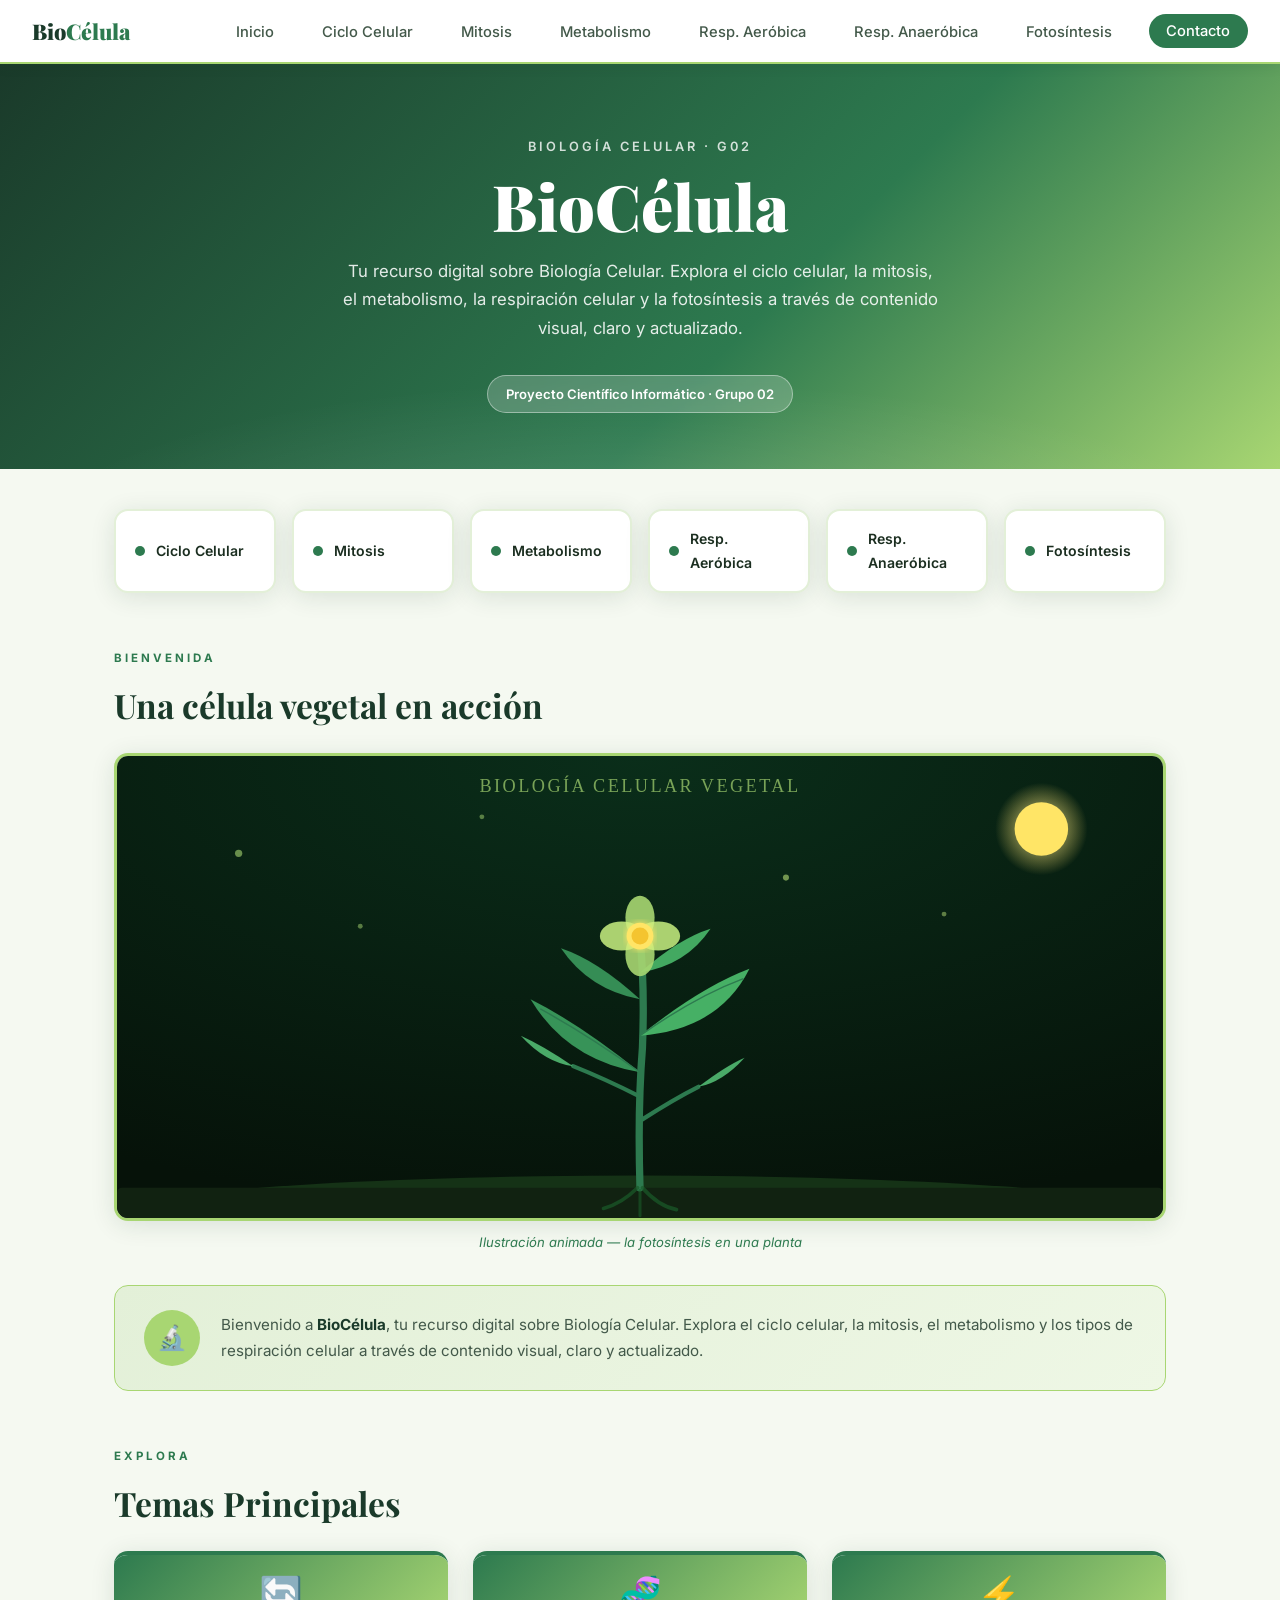
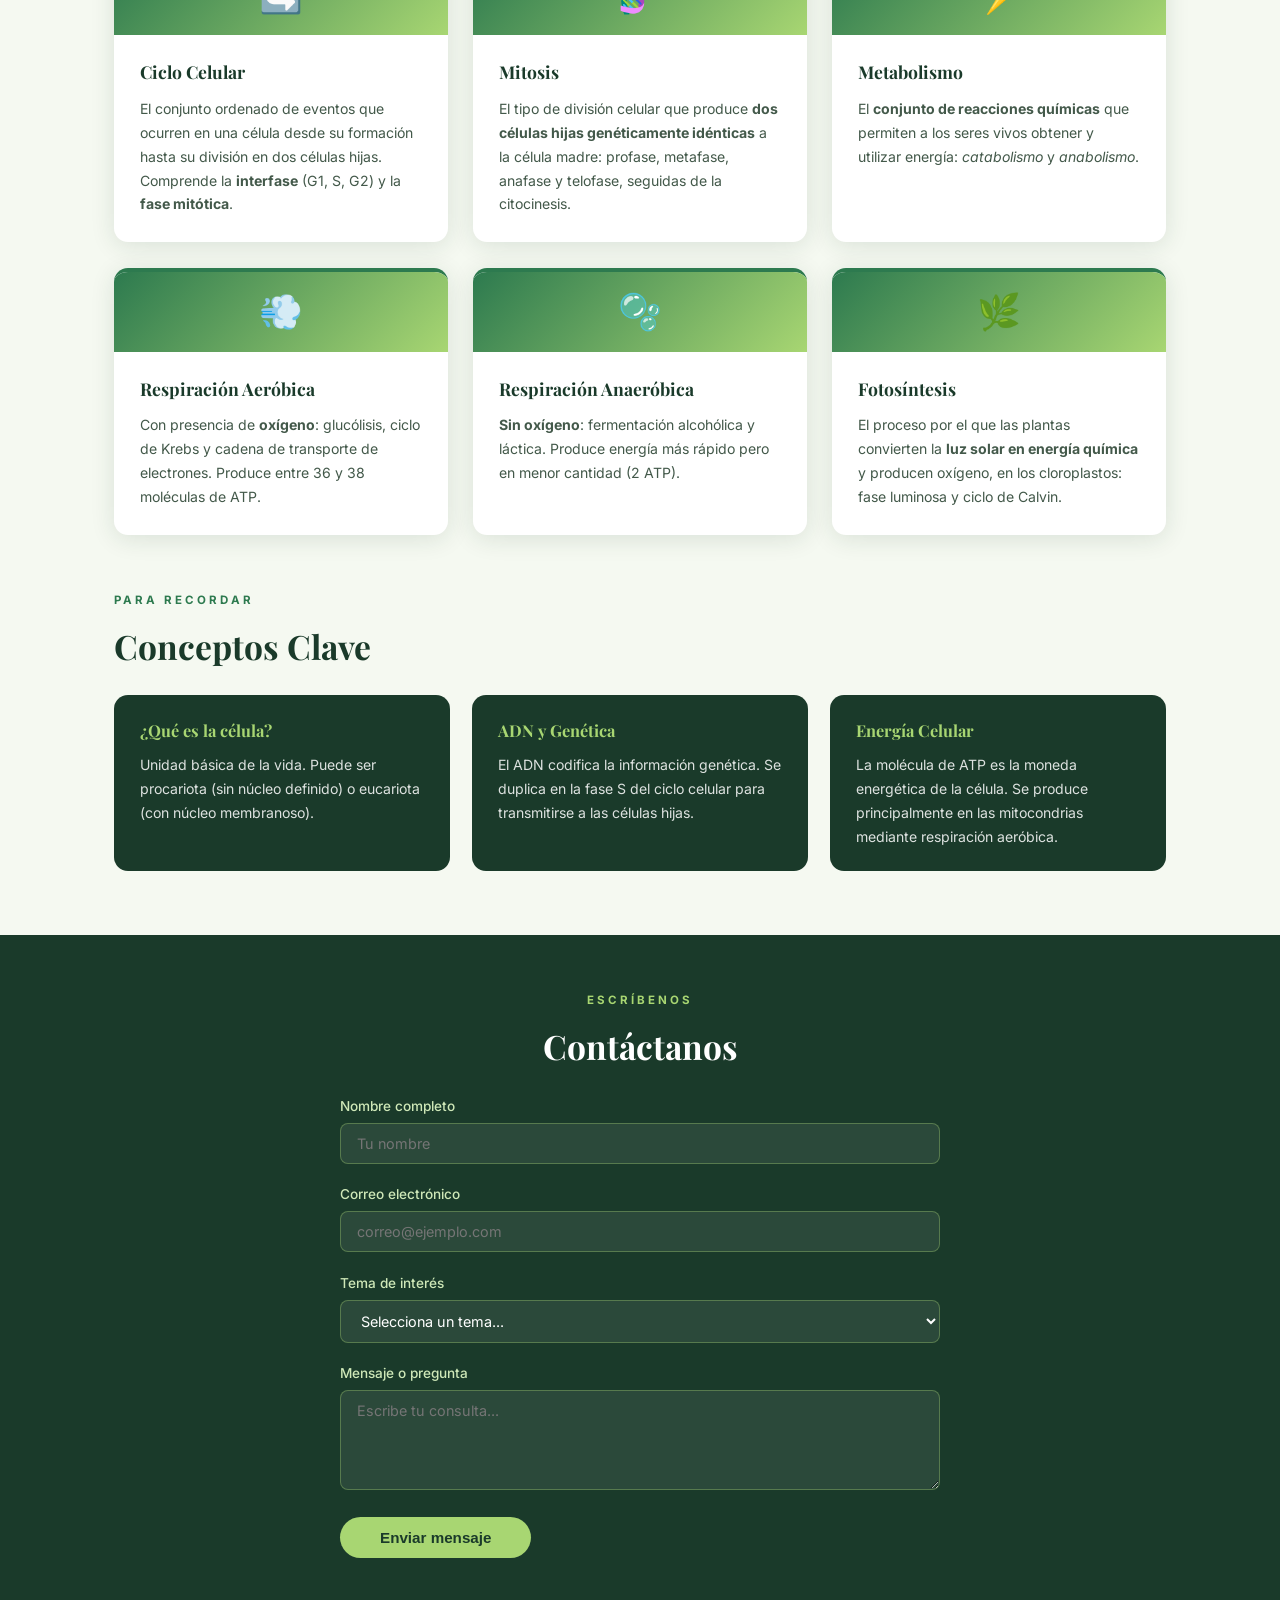
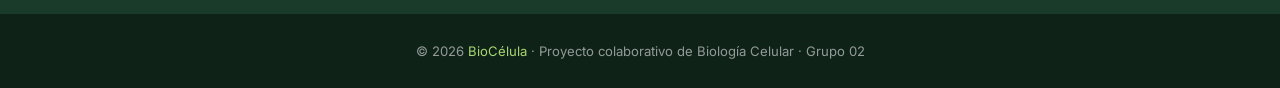
<file: index.html>
<!DOCTYPE html>
<html lang="es">
<head>
<meta charset="UTF-8">
<meta name="viewport" content="width=device-width, initial-scale=1.0">
<title>BioCélula – Biología Celular</title>
<link href="https://fonts.googleapis.com/css2?family=Playfair+Display:wght@700;900&family=Inter:wght@300;400;500;600&display=swap" rel="stylesheet" />
<style>
  :root {
    --verde-deep:  #1a3a2a;
    --verde-mid:   #2d7a4f;
    --verde-soft:  #a8d672;
    --verde-pale:  #e3f0d8;
    --verde-blush: #f5f9f1;
    --text-dark:   #1b2e20;
    --text-mid:    #43594a;
    --white:       #ffffff;
    --radius:      14px;
    --shadow:      0 4px 24px rgba(26,58,42,.12);
  }

  *, *::before, *::after { box-sizing: border-box; margin: 0; padding: 0; }
  html { scroll-behavior: smooth; }
  body {
    font-family: 'Inter', sans-serif;
    background: var(--verde-blush);
    color: var(--text-dark);
    line-height: 1.7;
  }

  /* ── NAV ── */
  nav.topnav {
    position: sticky; top: 0; z-index: 100;
    background: var(--white);
    border-bottom: 2px solid var(--verde-soft);
    box-shadow: 0 2px 12px rgba(26,58,42,.10);
    display: flex; align-items: center; justify-content: space-between;
    padding: 0 2rem;
    height: 64px;
  }
  .nav-logo {
    font-family: 'Playfair Display', serif;
    font-size: 1.35rem; font-weight: 900;
    color: var(--verde-deep); text-decoration: none;
  }
  .nav-logo span { color: var(--verde-mid); }
  .nav-links { display: flex; gap: 1.6rem; list-style: none; align-items: center; }
  .nav-links a {
    text-decoration: none; font-weight: 500; font-size: .92rem;
    color: var(--text-mid); padding: .3rem .7rem; border-radius: 8px;
    transition: background .2s, color .2s;
  }
  .nav-links a:hover { background: var(--verde-pale); color: var(--verde-deep); }
  .nav-links .nav-btn {
    background: var(--verde-mid); color: var(--white) !important;
    padding: .5rem 1.1rem; border-radius: 50px;
  }
  .nav-links .nav-btn:hover { background: var(--verde-deep); }
  .hamburger { display: none; flex-direction: column; gap: 5px; cursor: pointer; }
  .hamburger span { display: block; width: 26px; height: 2px; background: var(--verde-deep); border-radius: 2px; }

  /* ── HERO ── */
  .hero {
    background: linear-gradient(135deg, var(--verde-deep) 0%, var(--verde-mid) 60%, var(--verde-soft) 100%);
    color: var(--white); text-align: center;
    padding: 4.5rem 1.5rem 3.5rem;
    position: relative; overflow: hidden;
  }
  .hero::before {
    content: ''; position: absolute; inset: 0;
    background: radial-gradient(ellipse 70% 60% at 50% 120%, rgba(255,255,255,.15) 0%, transparent 70%);
  }
  .hero-eyebrow {
    font-size: .8rem; font-weight: 600; letter-spacing: 3px;
    text-transform: uppercase; opacity: .8; margin-bottom: .8rem;
  }
  .hero h1 {
    font-family: 'Playfair Display', serif;
    font-size: clamp(2.4rem, 6vw, 4rem);
    font-weight: 900; line-height: 1.1; margin-bottom: 1rem;
  }
  .hero-sub { font-size: 1.05rem; opacity: .88; max-width: 600px; margin: 0 auto 2rem; }
  .hero-badge {
    display: inline-block;
    background: rgba(255,255,255,.2); border: 1px solid rgba(255,255,255,.4);
    color: var(--white); font-size: .82rem; font-weight: 600;
    padding: .45rem 1.1rem; border-radius: 50px; backdrop-filter: blur(4px);
  }

  /* ── LAYOUT ── */
  .page-wrap { max-width: 1100px; margin: 0 auto; padding: 0 1.5rem; }
  section { margin: 3.5rem 0; }

  /* ── INDEX BAR ── */
  .index-bar {
    display: grid;
    grid-template-columns: repeat(auto-fit, minmax(160px, 1fr));
    gap: 1rem; margin: 2.5rem 0;
  }
  .index-card {
    background: var(--white); border: 2px solid var(--verde-pale);
    border-radius: var(--radius); padding: 1rem 1.2rem;
    text-decoration: none; color: var(--text-dark);
    font-weight: 600; font-size: .88rem;
    display: flex; align-items: center; gap: .65rem;
    box-shadow: var(--shadow);
    transition: transform .2s, border-color .2s, box-shadow .2s;
  }
  .index-card:hover {
    transform: translateY(-3px); border-color: var(--verde-soft);
    box-shadow: 0 8px 28px rgba(26,58,42,.18);
  }
  .ic-dot { width: 10px; height: 10px; border-radius: 50%; background: var(--verde-mid); flex-shrink: 0; }

  /* ── LABELS & TITLES ── */
  .section-label {
    font-size: .72rem; font-weight: 700; letter-spacing: 3px;
    text-transform: uppercase; color: var(--verde-mid); margin-bottom: .5rem;
  }
  .section-title {
    font-family: 'Playfair Display', serif;
    font-size: clamp(1.5rem, 4vw, 2.1rem);
    font-weight: 700; color: var(--verde-deep); margin-bottom: 1.2rem;
  }

  /* ── PLANTA ANIMADA (video de bienvenida) ── */
  .video-card {
    background: var(--white); border-radius: var(--radius);
    box-shadow: var(--shadow); border: 3px solid var(--verde-soft);
    overflow: hidden; padding: 0; line-height: 0;
  }
  .plant-scene { width: 100%; height: auto; display: block; }
  .media-caption {
    text-align: center; font-size: .82rem; color: var(--verde-mid);
    margin-top: .6rem; font-style: italic;
  }

  /* tallo ondulante */
  .stem  { animation: stemWave 3s ease-in-out infinite; transform-origin: 430px 355px; }
  .stem2 { animation: stemWave 3.4s ease-in-out infinite; transform-origin: 430px 280px; }
  .stem3 { animation: stemWave 2.8s ease-in-out infinite reverse; transform-origin: 430px 300px; }
  @keyframes stemWave {
    0%,100% { transform: rotate(0deg); }
    50%      { transform: rotate(1.5deg); }
  }
  .leaf-sway-l  { animation: swayL 3s ease-in-out infinite; }
  .leaf-sway-r  { animation: swayR 3s ease-in-out infinite; }
  .leaf-sway-l2 { animation: swayL 3.6s ease-in-out infinite; }
  .leaf-sway-r2 { animation: swayR 3.6s ease-in-out infinite; }
  .leaf-sway-s1 { animation: swayL 2.8s ease-in-out infinite; }
  .leaf-sway-s2 { animation: swayR 2.8s ease-in-out infinite; }
  @keyframes swayL {
    0%,100% { transform: rotate(0deg); }
    50%      { transform: rotate(-5deg); }
  }
  @keyframes swayR {
    0%,100% { transform: rotate(0deg); }
    50%      { transform: rotate(5deg); }
  }
  .flower-bob { animation: bob 3s ease-in-out infinite; }
  @keyframes bob {
    0%,100% { transform: translateY(0) rotate(0deg); }
    50%      { transform: translateY(-6px) rotate(3deg); }
  }
  .sun-pulse { animation: sunPulse 2.5s ease-in-out infinite; }
  @keyframes sunPulse {
    0%,100% { r: 22; opacity: 1; }
    50%      { r: 26; opacity: .85; }
  }
  .pollen { animation: floatUp 6s ease-in-out infinite; }
  .p1 { animation-delay: 0s;   animation-duration: 7s; }
  .p2 { animation-delay: 1.2s; animation-duration: 5.5s; }
  .p3 { animation-delay: 2.4s; animation-duration: 6.5s; }
  .p4 { animation-delay: 0.8s; animation-duration: 8s; }
  .p5 { animation-delay: 3s;   animation-duration: 6s; }
  .p6 { animation-delay: 1.8s; animation-duration: 7.5s; }
  @keyframes floatUp {
    0%   { transform: translateY(0) translateX(0); opacity: .6; }
    50%  { transform: translateY(-25px) translateX(10px); opacity: .9; }
    100% { transform: translateY(-50px) translateX(-5px); opacity: 0; }
  }
  .light-dot { animation: lightFlash 4s ease-in-out infinite; }
  .l1 { animation-delay: 0s; }
  .l2 { animation-delay: 1s; }
  .l3 { animation-delay: 2s; }
  .l4 { animation-delay: 3s; }
  @keyframes lightFlash {
    0%,100% { opacity: 0; transform: scale(1); }
    40%,60% { opacity: .9; transform: scale(1.6); }
  }

  /* ── HERO INTRO ── */
  .highlight {
    background: linear-gradient(135deg, var(--verde-pale), #eef7e5);
    border: 1.5px solid var(--verde-soft);
    border-radius: var(--radius); padding: 1.5rem 1.8rem; margin: 2rem 0;
    display: flex; align-items: center; gap: 1.3rem;
  }
  .avatar {
    width: 56px; height: 56px; border-radius: 50%;
    background: var(--verde-soft); flex-shrink: 0;
    display: flex; align-items: center; justify-content: center; font-size: 1.5rem;
  }
  .highlight p { color: var(--text-mid); font-size: .95rem; margin: 0; }
  .highlight strong { color: var(--verde-deep); }

  /* ── CARDS ── */
  .card {
    background: var(--white); border-radius: var(--radius);
    padding: 2rem 2.2rem; box-shadow: var(--shadow);
    border-left: 5px solid var(--verde-mid); margin-bottom: 1.8rem;
  }
  .card h3 {
    font-family: 'Playfair Display', serif;
    font-size: 1.3rem; color: var(--verde-deep); margin-bottom: .7rem;
  }
  .card p { color: var(--text-mid); font-size: .97rem; }
  .card strong { color: var(--verde-deep); }

  /* ── TEMAS (topic cards) ── */
  .phases-grid {
    display: grid;
    grid-template-columns: repeat(auto-fit, minmax(260px, 1fr));
    gap: 1.6rem;
  }
  .phase-card {
    background: var(--white); border-radius: var(--radius);
    box-shadow: var(--shadow); border-top: 4px solid var(--verde-mid);
    overflow: hidden;
    transition: transform .2s;
    display: flex; flex-direction: column;
    text-decoration: none; color: inherit;
  }
  .phase-card:hover { transform: translateY(-4px); }
  .phase-icon {
    width: 100%; height: 80px;
    background: linear-gradient(135deg, var(--verde-mid), var(--verde-soft));
    display: flex; align-items: center; justify-content: center;
    font-size: 2.2rem;
  }
  .phase-body { padding: 1.4rem 1.6rem 1.6rem; }
  .phase-card h4 {
    font-family: 'Playfair Display', serif;
    font-size: 1.1rem; color: var(--verde-deep); margin-bottom: .6rem;
  }
  .phase-card p { font-size: .88rem; color: var(--text-mid); }

  /* ── DATOS CLAVE (three-cols) ── */
  .fact-grid {
    display: grid;
    grid-template-columns: repeat(auto-fit, minmax(220px, 1fr));
    gap: 1.4rem;
  }
  .fact-card {
    background: var(--verde-deep); color: rgba(255,255,255,.9);
    border-radius: var(--radius); padding: 1.4rem 1.6rem;
  }
  .fact-card strong {
    display: block; font-family: 'Playfair Display', serif;
    font-size: 1.02rem; color: var(--verde-soft); margin-bottom: .5rem;
  }
  .fact-card p { font-size: .88rem; color: rgba(255,255,255,.85); }

  /* ── FORMULARIO ── */
  .form-section {
    background: var(--verde-deep); padding: 3.5rem 2rem; margin: 4rem 0 0;
  }
  .form-section .section-label { color: var(--verde-soft); }
  .form-section .section-title { color: var(--white); }
  .form-wrap { max-width: 600px; margin: 0 auto; }
  .form-wrap label { display: block; margin-bottom: .3rem; font-size: .85rem; color: #cfe8b8; font-weight: 500; }
  .form-wrap input, .form-wrap textarea, .form-wrap select {
    width: 100%;
    background: rgba(255,255,255,.08);
    border: 1px solid rgba(168,214,114,.35);
    border-radius: 8px;
    padding: .7rem 1rem;
    color: var(--white);
    font-family: 'Inter', sans-serif;
    font-size: .9rem;
    margin-bottom: 1.2rem;
    outline: none;
    transition: border-color .2s;
  }
  .form-wrap input:focus, .form-wrap textarea:focus, .form-wrap select:focus { border-color: var(--verde-soft); }
  .form-wrap select option { background: var(--verde-deep); }
  .form-wrap textarea { resize: vertical; min-height: 100px; }
  .btn-enviar {
    background: var(--verde-soft); color: var(--verde-deep);
    border: none; border-radius: 50px;
    padding: .75rem 2.5rem;
    font-weight: 700; font-size: .95rem;
    cursor: pointer;
    transition: background .2s, transform .15s;
  }
  .btn-enviar:hover { background: var(--white); transform: translateY(-2px); }

  /* ── FOOTER ── */
  footer {
    background: #0f2218; color: rgba(255,255,255,.55);
    text-align: center; padding: 1.6rem 1.5rem;
    font-size: .82rem;
  }
  footer span { color: var(--verde-soft); }

  /* ── RESPONSIVE ── */
  @media (max-width: 768px) {
    .nav-links {
      display: none; flex-direction: column;
      position: absolute; top: 64px; left: 0; right: 0;
      background: var(--white); padding: 1rem 2rem;
      border-bottom: 2px solid var(--verde-pale);
      box-shadow: 0 4px 12px rgba(0,0,0,.08);
    }
    .nav-links.open { display: flex; }
    .hamburger { display: flex; }
    nav.topnav { position: relative; }
    .card { padding: 1.4rem 1.2rem; }
    .highlight { flex-direction: column; text-align: center; }
  }

  @media (prefers-reduced-motion: reduce) {
    *, *::before, *::after { transition: none !important; }
  }
</style>
</head>
<body>

<!-- NAV -->
<nav class="topnav">
  <a class="nav-logo" href="#inicio">Bio<span>Célula</span></a>
  <ul class="nav-links" id="navLinks">
    <li><a href="#inicio">Inicio</a></li>
    <li><a href="ciclo-celular.html">Ciclo Celular</a></li>
    <li><a href="mitosis.html">Mitosis</a></li>
    <li><a href="metabolismo.html">Metabolismo</a></li>
    <li><a href="respiracion.html">Resp. Aeróbica</a></li>
    <li><a href="respiracion-anaerobica.html">Resp. Anaeróbica</a></li>
    <li><a href="fotosintesis.html">Fotosíntesis</a></li>
    <li><a href="#contacto" class="nav-btn">Contacto</a></li>
  </ul>
  <div class="hamburger" id="hamburger" role="button" tabindex="0" aria-label="Menú">
    <span></span><span></span><span></span>
  </div>
</nav>

<!-- HERO -->
<header class="hero" id="inicio">
  <p class="hero-eyebrow">Biología Celular · G02</p>
  <h1>BioCélula</h1>
  <p class="hero-sub">Tu recurso digital sobre Biología Celular. Explora el ciclo celular, la mitosis, el metabolismo, la respiración celular y la fotosíntesis a través de contenido visual, claro y actualizado.</p>
  <span class="hero-badge">Proyecto Científico Informático · Grupo 02</span>
</header>

<main class="page-wrap">

  <!-- ÍNDICE -->
  <nav aria-label="Índice de contenidos" class="index-bar">
    <a href="ciclo-celular.html" class="index-card"><span class="ic-dot"></span>Ciclo Celular</a>
    <a href="mitosis.html"       class="index-card"><span class="ic-dot"></span>Mitosis</a>
    <a href="metabolismo.html"   class="index-card"><span class="ic-dot"></span>Metabolismo</a>
    <a href="respiracion.html"   class="index-card"><span class="ic-dot"></span>Resp. Aeróbica</a>
    <a href="respiracion-anaerobica.html" class="index-card"><span class="ic-dot"></span>Resp. Anaeróbica</a>
    <a href="fotosintesis.html"  class="index-card"><span class="ic-dot"></span>Fotosíntesis</a>
  </nav>

  <!-- VIDEO DE BIENVENIDA -->
  <section>
    <p class="section-label">Bienvenida</p>
    <p class="section-title">Una célula vegetal en acción</p>
    <div class="video-card">
      <svg class="plant-scene" viewBox="0 0 860 380" xmlns="http://www.w3.org/2000/svg">
        <defs>
          <radialGradient id="sunGlow" cx="50%" cy="50%" r="50%">
            <stop offset="0%" stop-color="#fff7a1" stop-opacity="1"/>
            <stop offset="100%" stop-color="#ffe066" stop-opacity="0"/>
          </radialGradient>
          <radialGradient id="bgGrad" cx="50%" cy="0%" r="100%">
            <stop offset="0%" stop-color="#0a2e1a"/>
            <stop offset="100%" stop-color="#061209"/>
          </radialGradient>
          <filter id="glow">
            <feGaussianBlur stdDeviation="3" result="blur"/>
            <feMerge><feMergeNode in="blur"/><feMergeNode in="SourceGraphic"/></feMerge>
          </filter>
        </defs>

        <rect width="860" height="380" fill="url(#bgGrad)"/>

        <circle class="pollen p1" cx="100" cy="80"  r="3" fill="#a8d672" opacity=".6"/>
        <circle class="pollen p2" cx="300" cy="50"  r="2" fill="#a8d672" opacity=".5"/>
        <circle class="pollen p3" cx="550" cy="100" r="2.5" fill="#c8f080" opacity=".55"/>
        <circle class="pollen p4" cx="750" cy="60"  r="3" fill="#a8d672" opacity=".5"/>
        <circle class="pollen p5" cx="680" cy="130" r="2" fill="#c8f080" opacity=".45"/>
        <circle class="pollen p6" cx="200" cy="140" r="2" fill="#a8d672" opacity=".5"/>

        <circle cx="760" cy="60" r="38" fill="url(#sunGlow)" opacity=".9"/>
        <circle cx="760" cy="60" r="22" fill="#ffe566" class="sun-pulse"/>

        <ellipse cx="430" cy="375" rx="420" ry="30" fill="#1a3a1a" opacity=".8"/>
        <rect x="0" y="355" width="860" height="30" fill="#112211" rx="4"/>

        <path class="stem" d="M430 355 Q428 290 432 240 Q434 190 430 150" stroke="#2d7a4f" stroke-width="6" fill="none" stroke-linecap="round"/>

        <g class="leaf-sway-l" style="transform-origin:430px 260px">
          <path d="M430 260 Q380 220 340 200 Q370 250 430 260Z" fill="#3a9a5c" opacity=".95"/>
          <path d="M430 260 Q385 228 348 208" stroke="#2d7a4f" stroke-width="1.2" fill="none"/>
        </g>

        <g class="leaf-sway-r" style="transform-origin:430px 230px">
          <path d="M430 230 Q480 190 520 175 Q495 225 430 230Z" fill="#4ab86a" opacity=".95"/>
          <path d="M430 230 Q475 198 515 183" stroke="#2d7a4f" stroke-width="1.2" fill="none"/>
        </g>

        <g class="leaf-sway-l2" style="transform-origin:430px 200px">
          <path d="M430 200 Q395 168 365 158 Q388 192 430 200Z" fill="#3a9a5c" opacity=".9"/>
        </g>

        <g class="leaf-sway-r2" style="transform-origin:430px 178px">
          <path d="M430 178 Q462 150 488 142 Q468 172 430 178Z" fill="#4ab86a" opacity=".9"/>
        </g>

        <g class="flower-bob" style="transform-origin:430px 148px">
          <ellipse cx="430" cy="133" rx="12" ry="18" fill="#a8d672" opacity=".9"/>
          <ellipse cx="430" cy="163" rx="12" ry="18" fill="#a8d672" opacity=".9"/>
          <ellipse cx="415" cy="148" rx="18" ry="12" fill="#c8f080" opacity=".85"/>
          <ellipse cx="445" cy="148" rx="18" ry="12" fill="#c8f080" opacity=".85"/>
          <circle cx="430" cy="148" r="11" fill="#ffe566" filter="url(#glow)"/>
          <circle cx="430" cy="148" r="7"  fill="#f4c430"/>
        </g>

        <path class="stem2" d="M430 280 Q400 265 375 255" stroke="#2d7a4f" stroke-width="3.5" fill="none" stroke-linecap="round"/>
        <g class="leaf-sway-s1" style="transform-origin:375px 255px">
          <path d="M375 255 Q350 238 332 230 Q352 252 375 255Z" fill="#56c478" opacity=".85"/>
        </g>

        <path class="stem3" d="M430 300 Q458 282 478 272" stroke="#2d7a4f" stroke-width="3.5" fill="none" stroke-linecap="round"/>
        <g class="leaf-sway-s2" style="transform-origin:478px 272px">
          <path d="M478 272 Q500 255 516 248 Q498 268 478 272Z" fill="#56c478" opacity=".85"/>
        </g>

        <path d="M428 355 Q415 368 400 372" stroke="#1a5c2a" stroke-width="3" fill="none" stroke-linecap="round" opacity=".7"/>
        <path d="M432 355 Q445 370 460 373" stroke="#1a5c2a" stroke-width="3" fill="none" stroke-linecap="round" opacity=".7"/>
        <path d="M430 357 Q430 372 430 378" stroke="#1a5c2a" stroke-width="2.5" fill="none" stroke-linecap="round" opacity=".6"/>

        <circle class="light-dot l1" cx="380" cy="180" r="2.5" fill="#fff7a1" opacity="0"/>
        <circle class="light-dot l2" cx="490" cy="200" r="2"   fill="#fff7a1" opacity="0"/>
        <circle class="light-dot l3" cx="350" cy="230" r="2"   fill="#c8f080" opacity="0"/>
        <circle class="light-dot l4" cx="510" cy="160" r="2.5" fill="#fff7a1" opacity="0"/>

        <text x="430" y="30" text-anchor="middle" font-family="Georgia,serif" font-size="15" fill="rgba(168,214,114,.7)" letter-spacing="2">BIOLOGÍA CELULAR VEGETAL</text>
      </svg>
    </div>
    <div class="media-caption">Ilustración animada — la fotosíntesis en una planta</div>

    <div class="highlight">
      <div class="avatar">🔬</div>
      <p>Bienvenido a <strong>BioCélula</strong>, tu recurso digital sobre Biología Celular. Explora el ciclo celular, la mitosis, el metabolismo y los tipos de respiración celular a través de contenido visual, claro y actualizado.</p>
    </div>
  </section>

  <!-- TEMAS PRINCIPALES -->
  <section id="contenido">
    <p class="section-label">Explora</p>
    <p class="section-title">Temas Principales</p>
    <div class="phases-grid">
      <a href="ciclo-celular.html" class="phase-card" id="ciclo">
        <div class="phase-icon">🔄</div>
        <div class="phase-body">
          <h4>Ciclo Celular</h4>
          <p>El conjunto ordenado de eventos que ocurren en una célula desde su formación hasta su división en dos células hijas. Comprende la <strong>interfase</strong> (G1, S, G2) y la <strong>fase mitótica</strong>.</p>
        </div>
      </a>

      <a href="mitosis.html" class="phase-card" id="mitosis">
        <div class="phase-icon">🧬</div>
        <div class="phase-body">
          <h4>Mitosis</h4>
          <p>El tipo de división celular que produce <strong>dos células hijas genéticamente idénticas</strong> a la célula madre: profase, metafase, anafase y telofase, seguidas de la citocinesis.</p>
        </div>
      </a>

      <a href="Metabolismo.html" class="phase-card" id="metabolismo">
        <div class="phase-icon">⚡</div>
        <div class="phase-body">
          <h4>Metabolismo</h4>
          <p>El <strong>conjunto de reacciones químicas</strong> que permiten a los seres vivos obtener y utilizar energía: <em>catabolismo</em> y <em>anabolismo</em>.</p>
        </div>
      </a>

      <a href="respiracion.html" class="phase-card" id="respiracion">
        <div class="phase-icon">💨</div>
        <div class="phase-body">
          <h4>Respiración Aeróbica</h4>
          <p>Con presencia de <strong>oxígeno</strong>: glucólisis, ciclo de Krebs y cadena de transporte de electrones. Produce entre 36 y 38 moléculas de ATP.</p>
        </div>
      </a>

      <a href="respiracion-anaerobica.html" class="phase-card" id="respiracion-anaerobica">
        <div class="phase-icon">🫧</div>
        <div class="phase-body">
          <h4>Respiración Anaeróbica</h4>
          <p><strong>Sin oxígeno</strong>: fermentación alcohólica y láctica. Produce energía más rápido pero en menor cantidad (2 ATP).</p>
        </div>
      </a>

      <a href="fotosintesis.html" class="phase-card">
        <div class="phase-icon">🌿</div>
        <div class="phase-body">
          <h4>Fotosíntesis</h4>
          <p>El proceso por el que las plantas convierten la <strong>luz solar en energía química</strong> y producen oxígeno, en los cloroplastos: fase luminosa y ciclo de Calvin.</p>
        </div>
      </a>
    </div>
  </section>

  <!-- DATOS CLAVE -->
  <section>
    <p class="section-label">Para recordar</p>
    <p class="section-title">Conceptos Clave</p>
    <div class="fact-grid">
      <div class="fact-card">
        <strong>¿Qué es la célula?</strong>
        <p>Unidad básica de la vida. Puede ser procariota (sin núcleo definido) o eucariota (con núcleo membranoso).</p>
      </div>
      <div class="fact-card">
        <strong>ADN y Genética</strong>
        <p>El ADN codifica la información genética. Se duplica en la fase S del ciclo celular para transmitirse a las células hijas.</p>
      </div>
      <div class="fact-card">
        <strong>Energía Celular</strong>
        <p>La molécula de ATP es la moneda energética de la célula. Se produce principalmente en las mitocondrias mediante respiración aeróbica.</p>
      </div>
    </div>
  </section>

</main>

<!-- FORMULARIO -->
<section class="form-section" id="contacto">
  <p class="section-label" style="text-align:center;">Escríbenos</p>
  <p class="section-title" style="text-align:center;">Contáctanos</p>
  <div class="form-wrap">
    <label for="nombre">Nombre completo</label>
    <input type="text" id="nombre" name="nombre" placeholder="Tu nombre" required>
    <label for="email">Correo electrónico</label>
    <input type="email" id="email" name="email" placeholder="correo@ejemplo.com" required>
    <label for="tema">Tema de interés</label>
    <select id="tema" name="tema">
      <option value="">Selecciona un tema...</option>
      <option value="ciclo">Ciclo Celular</option>
      <option value="mitosis">Mitosis</option>
      <option value="metabolismo">Metabolismo</option>
      <option value="respiracion">Respiración Aeróbica</option>
      <option value="respiracion-anaerobica">Respiración Anaeróbica</option>
      <option value="fotosintesis">Fotosíntesis</option>
    </select>
    <label for="mensaje">Mensaje o pregunta</label>
    <textarea id="mensaje" name="mensaje" placeholder="Escribe tu consulta..."></textarea>
    <button class="btn-enviar" type="button">Enviar mensaje</button>
  </div>
</section>

<!-- FOOTER -->
<footer>
  <p>© 2026 <span>BioCélula</span> · Proyecto colaborativo de Biología Celular · Grupo 02</p>
</footer>

<script>
  const ham = document.getElementById('hamburger');
  const nav = document.getElementById('navLinks');
  ham.addEventListener('click', () => nav.classList.toggle('open'));
  ham.addEventListener('keydown', e => { if (e.key === 'Enter') nav.classList.toggle('open'); });
  nav.querySelectorAll('a').forEach(a => a.addEventListener('click', () => nav.classList.remove('open')));

  document.querySelectorAll("a[href^='#']").forEach(a => {
    a.addEventListener('click', e => {
      const href = a.getAttribute('href');
      if (href === '#') return;
      const target = document.querySelector(href);
      if (target) {
        e.preventDefault();
        target.scrollIntoView({ behavior: 'smooth', block: 'start' });
      }
    });
  });

  document.querySelector('.btn-enviar').addEventListener('click', () => {
    const nombre = document.getElementById('nombre').value.trim();
    if (!nombre) { alert('Por favor ingresa tu nombre.'); return; }
    alert('Gracias, ' + nombre + '! Tu mensaje fue recibido.');
  });
</script>
</body>
</html>
</file>
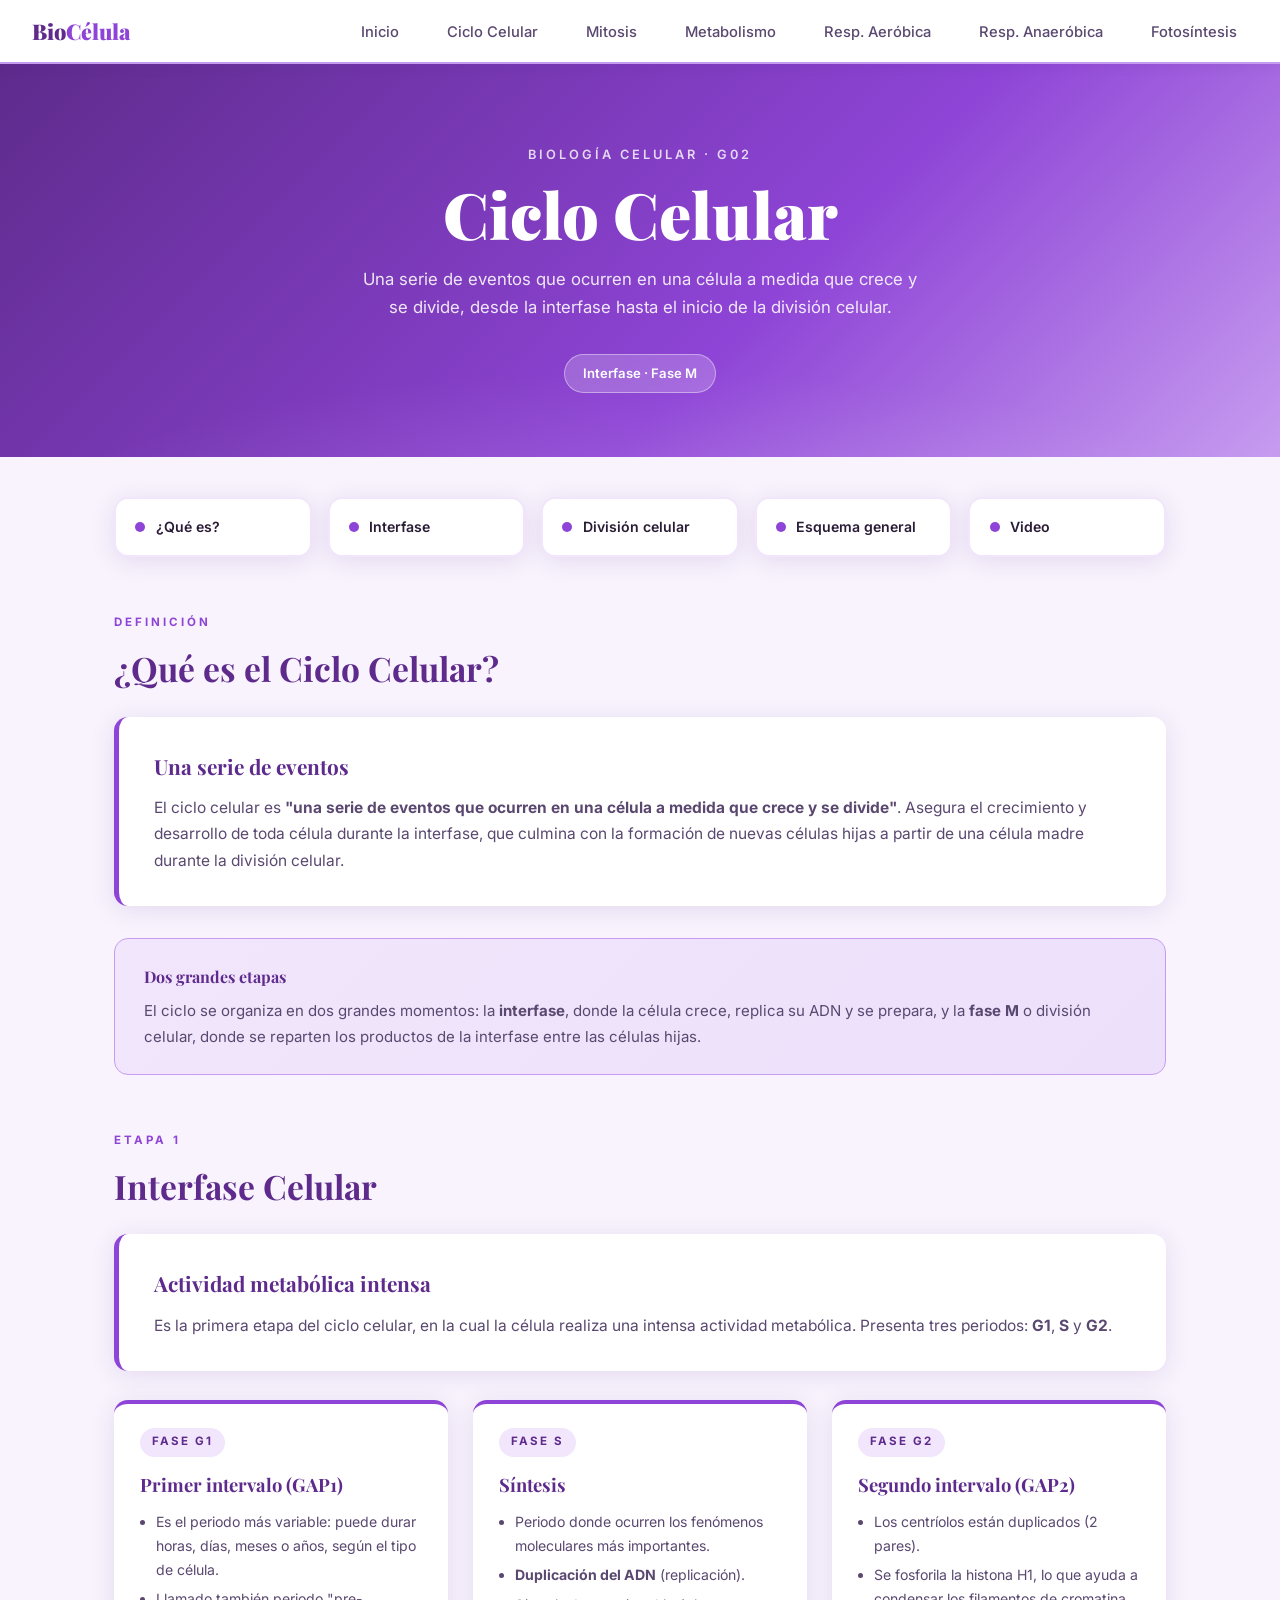
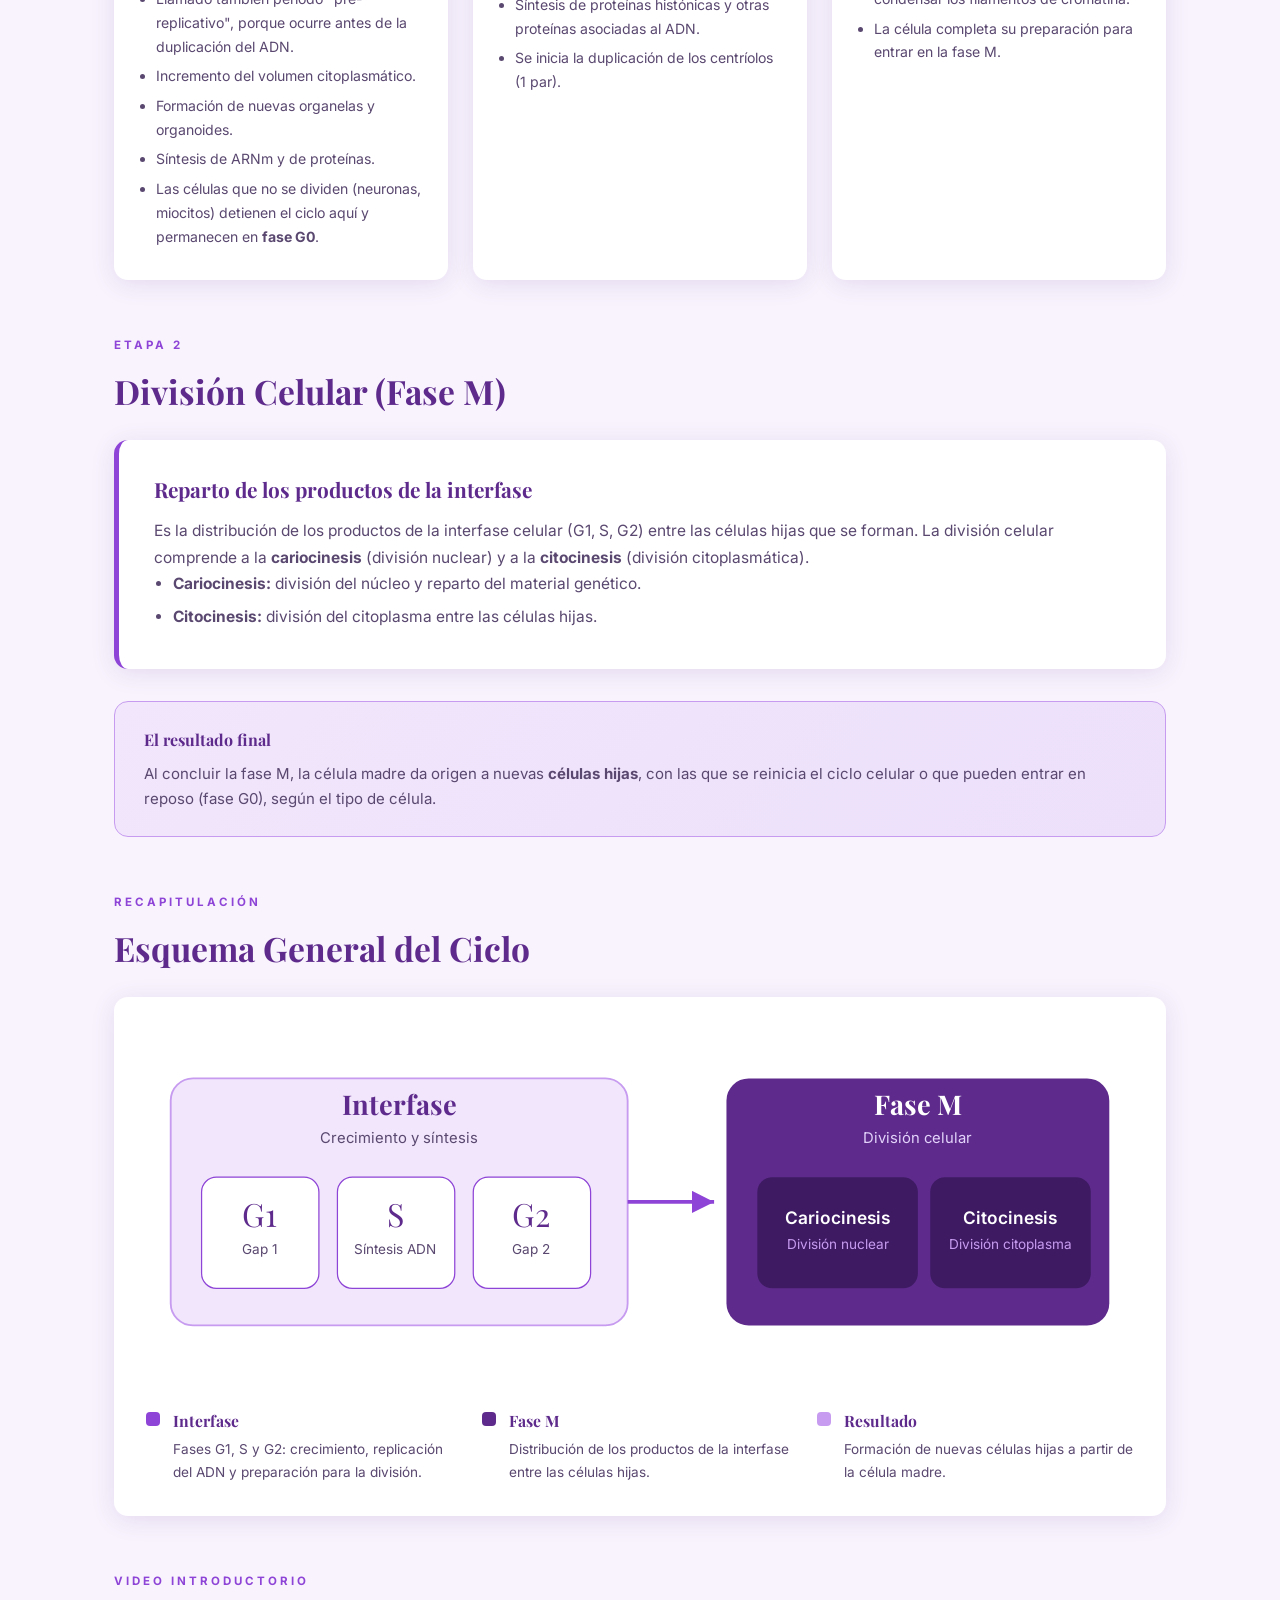
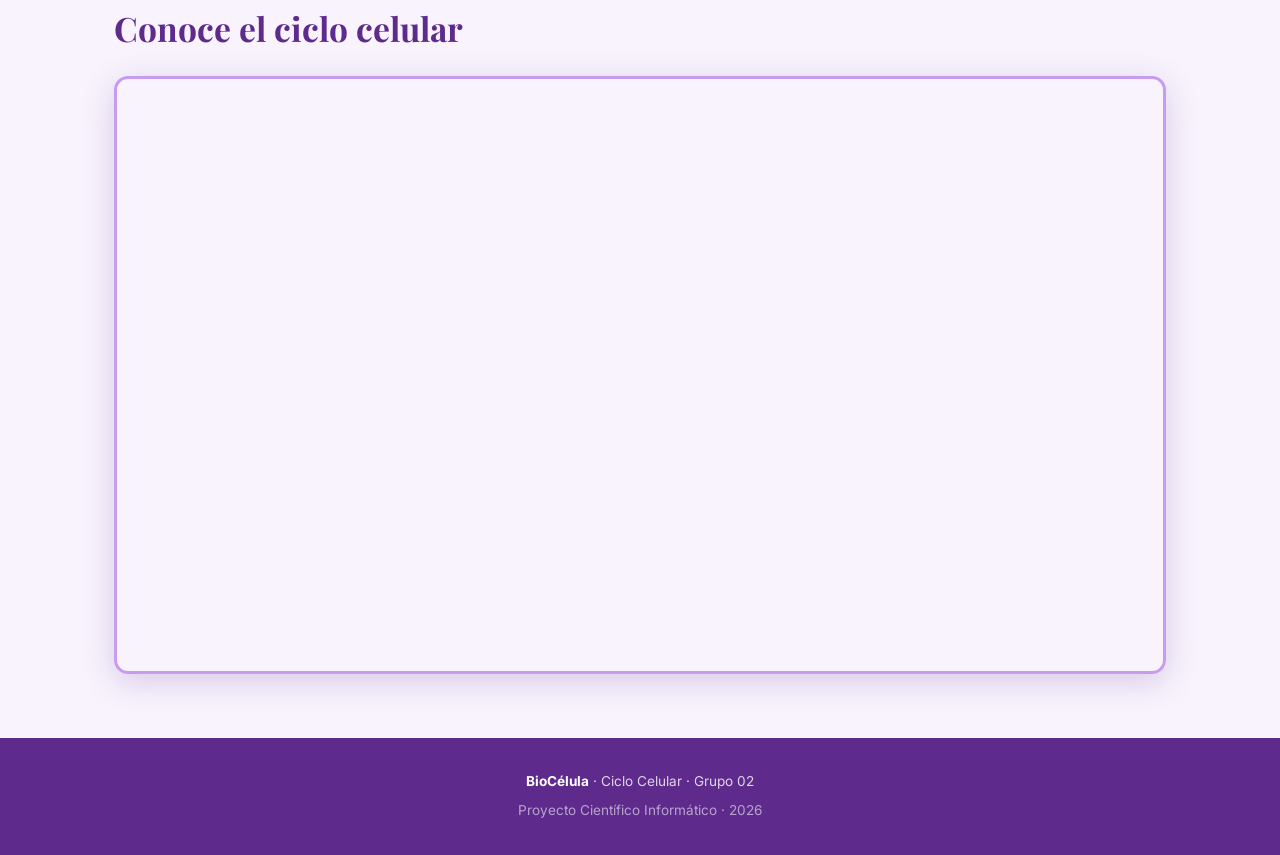
<file: ciclo-celular.html>
<!DOCTYPE html>
<html lang="es">
<head>
  <meta charset="UTF-8" />
  <meta name="viewport" content="width=device-width, initial-scale=1.0" />
  <title>BioCélula – Ciclo Celular</title>
  <link href="https://fonts.googleapis.com/css2?family=Playfair+Display:wght@700;900&family=Inter:wght@300;400;500;600&display=swap" rel="stylesheet" />
  <style>
    :root {
      --violet-deep:  #5e2b8c;
      --violet-mid:   #8e44d6;
      --violet-soft:  #c79cf0;
      --violet-pale:  #f1e6fb;
      --violet-blush: #f8f3fd;
      --text-dark:   #2a1b36;
      --text-mid:    #5a4870;
      --white:       #ffffff;
      --radius:      14px;
      --shadow:      0 4px 24px rgba(94,43,140,.12);
    }

    *, *::before, *::after { box-sizing: border-box; margin: 0; padding: 0; }
    html { scroll-behavior: smooth; }
    body {
      font-family: 'Inter', sans-serif;
      background: var(--violet-blush);
      color: var(--text-dark);
      line-height: 1.7;
    }

    /* ── NAV ── */
    nav.topnav {
      position: sticky; top: 0; z-index: 100;
      background: var(--white);
      border-bottom: 2px solid var(--violet-soft);
      box-shadow: 0 2px 12px rgba(94,43,140,.10);
      display: flex; align-items: center; justify-content: space-between;
      padding: 0 2rem;
      height: 64px;
    }
    .nav-logo {
      font-family: 'Playfair Display', serif;
      font-size: 1.35rem; font-weight: 900;
      color: var(--violet-deep); text-decoration: none;
    }
    .nav-logo span { color: var(--violet-mid); }
    .nav-links { display: flex; gap: 1.6rem; list-style: none; }
    .nav-links a {
      text-decoration: none; font-weight: 500; font-size: .92rem;
      color: var(--text-mid); padding: .3rem .7rem; border-radius: 8px;
      transition: background .2s, color .2s;
    }
    .nav-links a:hover { background: var(--violet-pale); color: var(--violet-deep); }
    .hamburger { display: none; flex-direction: column; gap: 5px; cursor: pointer; }
    .hamburger span { display: block; width: 26px; height: 2px; background: var(--violet-deep); border-radius: 2px; }

    /* ── HERO ── */
    .hero {
      background: linear-gradient(135deg, var(--violet-deep) 0%, var(--violet-mid) 60%, var(--violet-soft) 100%);
      color: var(--white); text-align: center;
      padding: 5rem 1.5rem 4rem;
      position: relative; overflow: hidden;
    }
    .hero::before {
      content: ''; position: absolute; inset: 0;
      background: radial-gradient(ellipse 70% 60% at 50% 120%, rgba(255,255,255,.15) 0%, transparent 70%);
    }
    .hero-eyebrow {
      font-size: .8rem; font-weight: 600; letter-spacing: 3px;
      text-transform: uppercase; opacity: .8; margin-bottom: .8rem;
    }
    .hero h1 {
      font-family: 'Playfair Display', serif;
      font-size: clamp(2.4rem, 6vw, 4rem);
      font-weight: 900; line-height: 1.1; margin-bottom: 1rem;
    }
    .hero-sub { font-size: 1.05rem; opacity: .88; max-width: 560px; margin: 0 auto 2rem; }
    .hero-badge {
      display: inline-block;
      background: rgba(255,255,255,.2); border: 1px solid rgba(255,255,255,.4);
      color: var(--white); font-size: .82rem; font-weight: 600;
      padding: .45rem 1.1rem; border-radius: 50px; backdrop-filter: blur(4px);
    }

    /* ── LAYOUT ── */
    .page-wrap { max-width: 1100px; margin: 0 auto; padding: 0 1.5rem; }

    /* ── INDEX BAR ── */
    .index-bar {
      display: grid;
      grid-template-columns: repeat(auto-fit, minmax(160px, 1fr));
      gap: 1rem; margin: 2.5rem 0;
    }
    .index-card {
      background: var(--white); border: 2px solid var(--violet-pale);
      border-radius: var(--radius); padding: 1rem 1.2rem;
      text-decoration: none; color: var(--text-dark);
      font-weight: 600; font-size: .88rem;
      display: flex; align-items: center; gap: .65rem;
      box-shadow: var(--shadow);
      transition: transform .2s, border-color .2s, box-shadow .2s;
    }
    .index-card:hover {
      transform: translateY(-3px); border-color: var(--violet-soft);
      box-shadow: 0 8px 28px rgba(94,43,140,.18);
    }
    .ic-dot { width: 10px; height: 10px; border-radius: 50%; background: var(--violet-mid); flex-shrink: 0; }

    /* ── LABELS & TITLES ── */
    .section-label {
      font-size: .72rem; font-weight: 700; letter-spacing: 3px;
      text-transform: uppercase; color: var(--violet-mid); margin-bottom: .5rem;
    }
    .section-title {
      font-family: 'Playfair Display', serif;
      font-size: clamp(1.5rem, 4vw, 2.1rem);
      font-weight: 700; color: var(--violet-deep); margin-bottom: 1.2rem;
    }

    /* ── VIDEO ── */
    .video-section { margin: 2rem 0 3rem; }
    .video-wrapper {
      position: relative; padding-top: 56.25%;
      border-radius: var(--radius); overflow: hidden;
      box-shadow: 0 8px 32px rgba(94,43,140,.2);
      border: 3px solid var(--violet-soft);
    }
    .video-wrapper iframe {
      position: absolute; inset: 0;
      width: 100%; height: 100%; border: none;
    }

    /* ── SECTIONS ── */
    section { margin: 3.5rem 0; }
    .card {
      background: var(--white); border-radius: var(--radius);
      padding: 2rem 2.2rem; box-shadow: var(--shadow);
      border-left: 5px solid var(--violet-mid); margin-bottom: 1.8rem;
    }
    .card h3 {
      font-family: 'Playfair Display', serif;
      font-size: 1.3rem; color: var(--violet-deep); margin-bottom: .7rem;
    }
    .card p { color: var(--text-mid); font-size: .97rem; }
    .card ul { padding-left: 1.2rem; color: var(--text-mid); font-size: .97rem; }
    .card ul li { margin-bottom: .4rem; }

    /* ── PHASES ── */
    .phases-grid {
      display: grid;
      grid-template-columns: repeat(auto-fit, minmax(280px, 1fr));
      gap: 1.6rem;
    }
    .phase-card {
      background: var(--white); border-radius: var(--radius);
      box-shadow: var(--shadow); border-top: 4px solid var(--violet-mid);
      overflow: hidden;
      transition: transform .2s;
      display: flex; flex-direction: column;
    }
    .phase-card:hover { transform: translateY(-4px); }
    .phase-body { padding: 1.4rem 1.6rem 1.6rem; }
    .phase-num {
      display: inline-block; background: var(--violet-pale);
      color: var(--violet-deep); font-size: .72rem; font-weight: 700;
      letter-spacing: 2px; text-transform: uppercase;
      padding: .3rem .75rem; border-radius: 50px; margin-bottom: .75rem;
    }
    .phase-card h4 {
      font-family: 'Playfair Display', serif;
      font-size: 1.15rem; color: var(--violet-deep); margin-bottom: .6rem;
    }
    .phase-card ul { font-size: .88rem; color: var(--text-mid); padding-left: 1rem; }
    .phase-card ul li { margin-bottom: .35rem; }

    /* ── HIGHLIGHT ── */
    .highlight {
      background: linear-gradient(135deg, var(--violet-pale), #ece0fb);
      border: 1.5px solid var(--violet-soft);
      border-radius: var(--radius); padding: 1.5rem 1.8rem; margin: 2rem 0;
    }
    .highlight h4 { font-family: 'Playfair Display', serif; color: var(--violet-deep); margin-bottom: .5rem; }
    .highlight p  { color: var(--text-mid); font-size: .94rem; }

    /* ── DIAGRAM ── */
    .diagram-card {
      background: var(--white); border-radius: var(--radius);
      box-shadow: var(--shadow); padding: 2rem;
    }
    .diagram-legend {
      display: grid;
      grid-template-columns: repeat(auto-fit, minmax(200px, 1fr));
      gap: 1.2rem; margin-top: 1.6rem;
    }
    .legend-item { display: flex; gap: .8rem; align-items: flex-start; }
    .legend-dot { width: 14px; height: 14px; border-radius: 4px; margin-top: 4px; flex-shrink: 0; }
    .legend-item h5 { font-family: 'Playfair Display', serif; font-size: .98rem; color: var(--violet-deep); margin-bottom: .2rem; }
    .legend-item p { font-size: .85rem; color: var(--text-mid); margin: 0; }

    /* ── FOOTER ── */
    footer {
      background: var(--violet-deep); color: rgba(255,255,255,.8);
      text-align: center; padding: 2rem 1.5rem;
      font-size: .85rem; margin-top: 4rem;
    }
    footer strong { color: var(--white); }

    /* ── RESPONSIVE ── */
    @media (max-width: 768px) {
      .nav-links {
        display: none; flex-direction: column;
        position: absolute; top: 64px; left: 0; right: 0;
        background: var(--white); padding: 1rem 2rem;
        border-bottom: 2px solid var(--violet-pale);
        box-shadow: 0 4px 12px rgba(0,0,0,.08);
      }
      .nav-links.open { display: flex; }
      .hamburger { display: flex; }
      nav.topnav { position: relative; }
      .card { padding: 1.4rem 1.2rem; }
      .diagram-card { padding: 1.4rem; }
    }

    @media (prefers-reduced-motion: reduce) {
      *, *::before, *::after { transition: none !important; }
    }
  </style>
</head>
<body>

  <!-- NAV -->
  <nav class="topnav">
    <a class="nav-logo" href="#">Bio<span>Célula</span></a>
    <ul class="nav-links" id="navLinks">
      <li><a href="index.html#inicio">Inicio</a></li>
      <li><a href="ciclo-celular.html">Ciclo Celular</a></li>
      <li><a href="mitosis.html">Mitosis</a></li>
      <li><a href="metabolismo.html">Metabolismo</a></li>
      <li><a href="respiracion.html">Resp. Aeróbica</a></li>
      <li><a href="respiracion-anaerobica.html">Resp. Anaeróbica</a></li>
      <li><a href="fotosintesis.html">Fotosíntesis</a></li>
    </ul>
    <div class="hamburger" id="hamburger" role="button" tabindex="0" aria-label="Menú">
      <span></span><span></span><span></span>
    </div>
  </nav>

  <!-- HERO -->
  <header class="hero" id="inicio">
    <p class="hero-eyebrow">Biología Celular · G02</p>
    <h1>Ciclo Celular</h1>
    <p class="hero-sub">Una serie de eventos que ocurren en una célula a medida que crece y se divide, desde la interfase hasta el inicio de la división celular.</p>
    <span class="hero-badge">Interfase · Fase M</span>
  </header>

  <main class="page-wrap" id="ciclocelular">

    <!-- ÍNDICE -->
    <nav aria-label="Índice de contenidos" class="index-bar">
      <a href="#intro"       class="index-card"><span class="ic-dot"></span>¿Qué es?</a>
      <a href="#interfase"   class="index-card"><span class="ic-dot"></span>Interfase</a>
      <a href="#division"    class="index-card"><span class="ic-dot"></span>División celular</a>
      <a href="#esquema"     class="index-card"><span class="ic-dot"></span>Esquema general</a>
      <a href="#video"       class="index-card"><span class="ic-dot"></span>Video</a>
    </nav>

    <!-- ¿QUÉ ES EL CICLO CELULAR? -->
    <section id="intro">
      <p class="section-label">Definición</p>
      <p class="section-title">¿Qué es el Ciclo Celular?</p>
      <div class="card">
        <h3>Una serie de eventos</h3>
        <p>El ciclo celular es <strong>"una serie de eventos que ocurren en una célula a medida que crece y se divide"</strong>. Asegura el crecimiento y desarrollo de toda célula durante la interfase, que culmina con la formación de nuevas células hijas a partir de una célula madre durante la división celular.</p>
      </div>
      <div class="highlight">
        <h4>Dos grandes etapas</h4>
        <p>El ciclo se organiza en dos grandes momentos: la <strong>interfase</strong>, donde la célula crece, replica su ADN y se prepara, y la <strong>fase M</strong> o división celular, donde se reparten los productos de la interfase entre las células hijas.</p>
      </div>
    </section>

    <!-- INTERFASE -->
    <section id="interfase">
      <p class="section-label">Etapa 1</p>
      <p class="section-title">Interfase Celular</p>
      <div class="card">
        <h3>Actividad metabólica intensa</h3>
        <p>Es la primera etapa del ciclo celular, en la cual la célula realiza una intensa actividad metabólica. Presenta tres periodos: <strong>G1</strong>, <strong>S</strong> y <strong>G2</strong>.</p>
      </div>

      <div class="phases-grid">

        <!-- Fase G1 -->
        <article class="phase-card">
          <div class="phase-body">
            <span class="phase-num">Fase G1</span>
            <h4>Primer intervalo (GAP1)</h4>
            <ul>
              <li>Es el periodo más variable: puede durar horas, días, meses o años, según el tipo de célula.</li>
              <li>Llamado también periodo "pre-replicativo", porque ocurre antes de la duplicación del ADN.</li>
              <li>Incremento del volumen citoplasmático.</li>
              <li>Formación de nuevas organelas y organoides.</li>
              <li>Síntesis de ARNm y de proteínas.</li>
              <li>Las células que no se dividen (neuronas, miocitos) detienen el ciclo aquí y permanecen en <strong>fase G0</strong>.</li>
            </ul>
          </div>
        </article>

        <!-- Fase S -->
        <article class="phase-card">
          <div class="phase-body">
            <span class="phase-num">Fase S</span>
            <h4>Síntesis</h4>
            <ul>
              <li>Periodo donde ocurren los fenómenos moleculares más importantes.</li>
              <li><strong>Duplicación del ADN</strong> (replicación).</li>
              <li>Síntesis de proteínas histónicas y otras proteínas asociadas al ADN.</li>
              <li>Se inicia la duplicación de los centríolos (1 par).</li>
            </ul>
          </div>
        </article>

        <!-- Fase G2 -->
        <article class="phase-card">
          <div class="phase-body">
            <span class="phase-num">Fase G2</span>
            <h4>Segundo intervalo (GAP2)</h4>
            <ul>
              <li>Los centríolos están duplicados (2 pares).</li>
              <li>Se fosforila la histona H1, lo que ayuda a condensar los filamentos de cromatina.</li>
              <li>La célula completa su preparación para entrar en la fase M.</li>
            </ul>
          </div>
        </article>

      </div>
    </section>

    <!-- DIVISIÓN CELULAR -->
    <section id="division">
      <p class="section-label">Etapa 2</p>
      <p class="section-title">División Celular (Fase M)</p>
      <div class="card">
        <h3>Reparto de los productos de la interfase</h3>
        <p>Es la distribución de los productos de la interfase celular (G1, S, G2) entre las células hijas que se forman. La división celular comprende a la <strong>cariocinesis</strong> (división nuclear) y a la <strong>citocinesis</strong> (división citoplasmática).</p>
        <ul>
          <li><strong>Cariocinesis:</strong> división del núcleo y reparto del material genético.</li>
          <li><strong>Citocinesis:</strong> división del citoplasma entre las células hijas.</li>
        </ul>
      </div>
      <div class="highlight">
        <h4>El resultado final</h4>
        <p>Al concluir la fase M, la célula madre da origen a nuevas <strong>células hijas</strong>, con las que se reinicia el ciclo celular o que pueden entrar en reposo (fase G0), según el tipo de célula.</p>
      </div>
    </section>

    <!-- ESQUEMA GENERAL -->
    <section id="esquema">
      <p class="section-label">Recapitulación</p>
      <p class="section-title">Esquema General del Ciclo</p>
      <div class="diagram-card">
        <svg viewBox="0 0 800 280" width="100%" role="img" aria-label="Esquema del ciclo celular: interfase con fases G1, S y G2, seguida de la fase M de división celular">
          <!-- Interfase block -->
          <rect x="20" y="40" width="370" height="200" rx="18" fill="#f1e6fb" stroke="#c79cf0" stroke-width="1.5"/>
          <text x="205" y="70" text-anchor="middle" font-family="Playfair Display, serif" font-size="22" font-weight="700" fill="#5e2b8c">Interfase</text>
          <text x="205" y="92" text-anchor="middle" font-family="Inter, sans-serif" font-size="12" fill="#5a4870">Crecimiento y síntesis</text>

          <rect x="45" y="120" width="95" height="90" rx="12" fill="#ffffff" stroke="#8e44d6"/>
          <text x="92" y="160" text-anchor="middle" font-family="Playfair Display, serif" font-size="26" fill="#5e2b8c">G1</text>
          <text x="92" y="182" text-anchor="middle" font-family="Inter, sans-serif" font-size="11" fill="#5a4870">Gap 1</text>

          <rect x="155" y="120" width="95" height="90" rx="12" fill="#ffffff" stroke="#8e44d6"/>
          <text x="202" y="160" text-anchor="middle" font-family="Playfair Display, serif" font-size="26" fill="#5e2b8c">S</text>
          <text x="202" y="182" text-anchor="middle" font-family="Inter, sans-serif" font-size="11" fill="#5a4870">Síntesis ADN</text>

          <rect x="265" y="120" width="95" height="90" rx="12" fill="#ffffff" stroke="#8e44d6"/>
          <text x="312" y="160" text-anchor="middle" font-family="Playfair Display, serif" font-size="26" fill="#5e2b8c">G2</text>
          <text x="312" y="182" text-anchor="middle" font-family="Inter, sans-serif" font-size="11" fill="#5a4870">Gap 2</text>

          <!-- Arrow -->
          <path d="M390 140 H 460" stroke="#8e44d6" stroke-width="3" fill="none" marker-end="url(#arrow)"/>
          <defs>
            <marker id="arrow" markerWidth="10" markerHeight="10" refX="6" refY="3" orient="auto" markerUnits="strokeWidth">
              <path d="M0,0 L6,3 L0,6 Z" fill="#8e44d6"/>
            </marker>
          </defs>

          <!-- Fase M block -->
          <rect x="470" y="40" width="310" height="200" rx="18" fill="#5e2b8c"/>
          <text x="625" y="70" text-anchor="middle" font-family="Playfair Display, serif" font-size="22" font-weight="700" fill="#ffffff">Fase M</text>
          <text x="625" y="92" text-anchor="middle" font-family="Inter, sans-serif" font-size="12" fill="#e3d3fb">División celular</text>

          <rect x="495" y="120" width="130" height="90" rx="12" fill="#3e1a63"/>
          <text x="560" y="158" text-anchor="middle" font-family="Inter, sans-serif" font-size="14" font-weight="600" fill="#fff">Cariocinesis</text>
          <text x="560" y="178" text-anchor="middle" font-family="Inter, sans-serif" font-size="11" fill="#c79cf0">División nuclear</text>

          <rect x="635" y="120" width="130" height="90" rx="12" fill="#3e1a63"/>
          <text x="700" y="158" text-anchor="middle" font-family="Inter, sans-serif" font-size="14" font-weight="600" fill="#fff">Citocinesis</text>
          <text x="700" y="178" text-anchor="middle" font-family="Inter, sans-serif" font-size="11" fill="#c79cf0">División citoplasma</text>
        </svg>

        <div class="diagram-legend">
          <div class="legend-item">
            <span class="legend-dot" style="background:#8e44d6;"></span>
            <div>
              <h5>Interfase</h5>
              <p>Fases G1, S y G2: crecimiento, replicación del ADN y preparación para la división.</p>
            </div>
          </div>
          <div class="legend-item">
            <span class="legend-dot" style="background:#5e2b8c;"></span>
            <div>
              <h5>Fase M</h5>
              <p>Distribución de los productos de la interfase entre las células hijas.</p>
            </div>
          </div>
          <div class="legend-item">
            <span class="legend-dot" style="background:#c79cf0;"></span>
            <div>
              <h5>Resultado</h5>
              <p>Formación de nuevas células hijas a partir de la célula madre.</p>
            </div>
          </div>
        </div>
      </div>
    </section>

    <!-- VIDEO -->
    <div class="video-section" id="video">
      <p class="section-label">Video introductorio</p>
      <p class="section-title">Conoce el ciclo celular</p>
      <div class="video-wrapper">
      <iframe width="560" height="315" src="https://www.youtube.com/embed/w6iJZrI2SHQ?si=ikj-Z0IGJswUo9n8" title="YouTube video player" frameborder="0" allow="accelerometer; autoplay; clipboard-write; encrypted-media; gyroscope; picture-in-picture; web-share" referrerpolicy="strict-origin-when-cross-origin" allowfullscreen></iframe>
      </div>
    </div>

  </main>

  <!-- FOOTER -->
  <footer>
    <p><strong>BioCélula</strong> · Ciclo Celular · Grupo 02</p>
    <p style="margin-top:.4rem;opacity:.7;">Proyecto Científico Informático · 2026</p>
  </footer>

  <script>
    const ham = document.getElementById('hamburger');
    const nav = document.getElementById('navLinks');
    ham.addEventListener('click', () => nav.classList.toggle('open'));
    ham.addEventListener('keydown', e => { if (e.key === 'Enter') nav.classList.toggle('open'); });
    nav.querySelectorAll('a').forEach(a => a.addEventListener('click', () => nav.classList.remove('open')));
  </script>
</body>
</html>
</file>
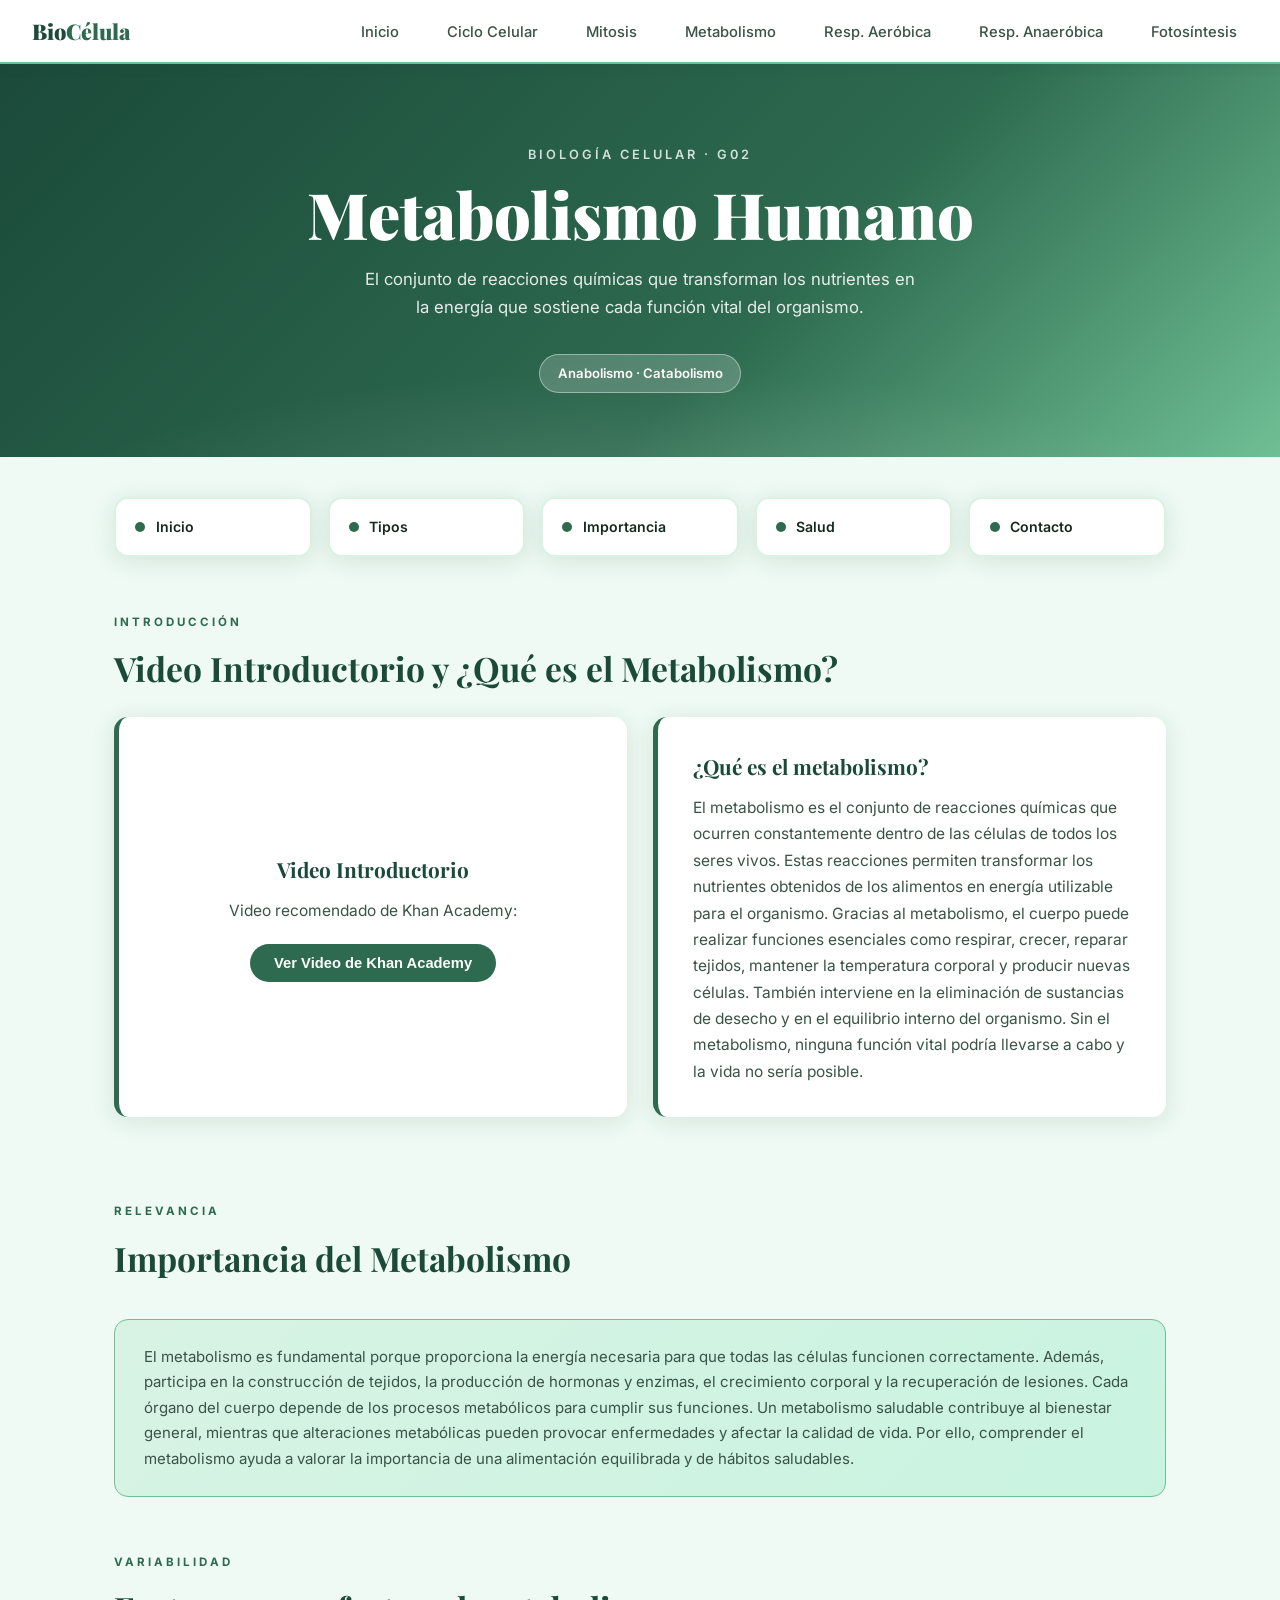
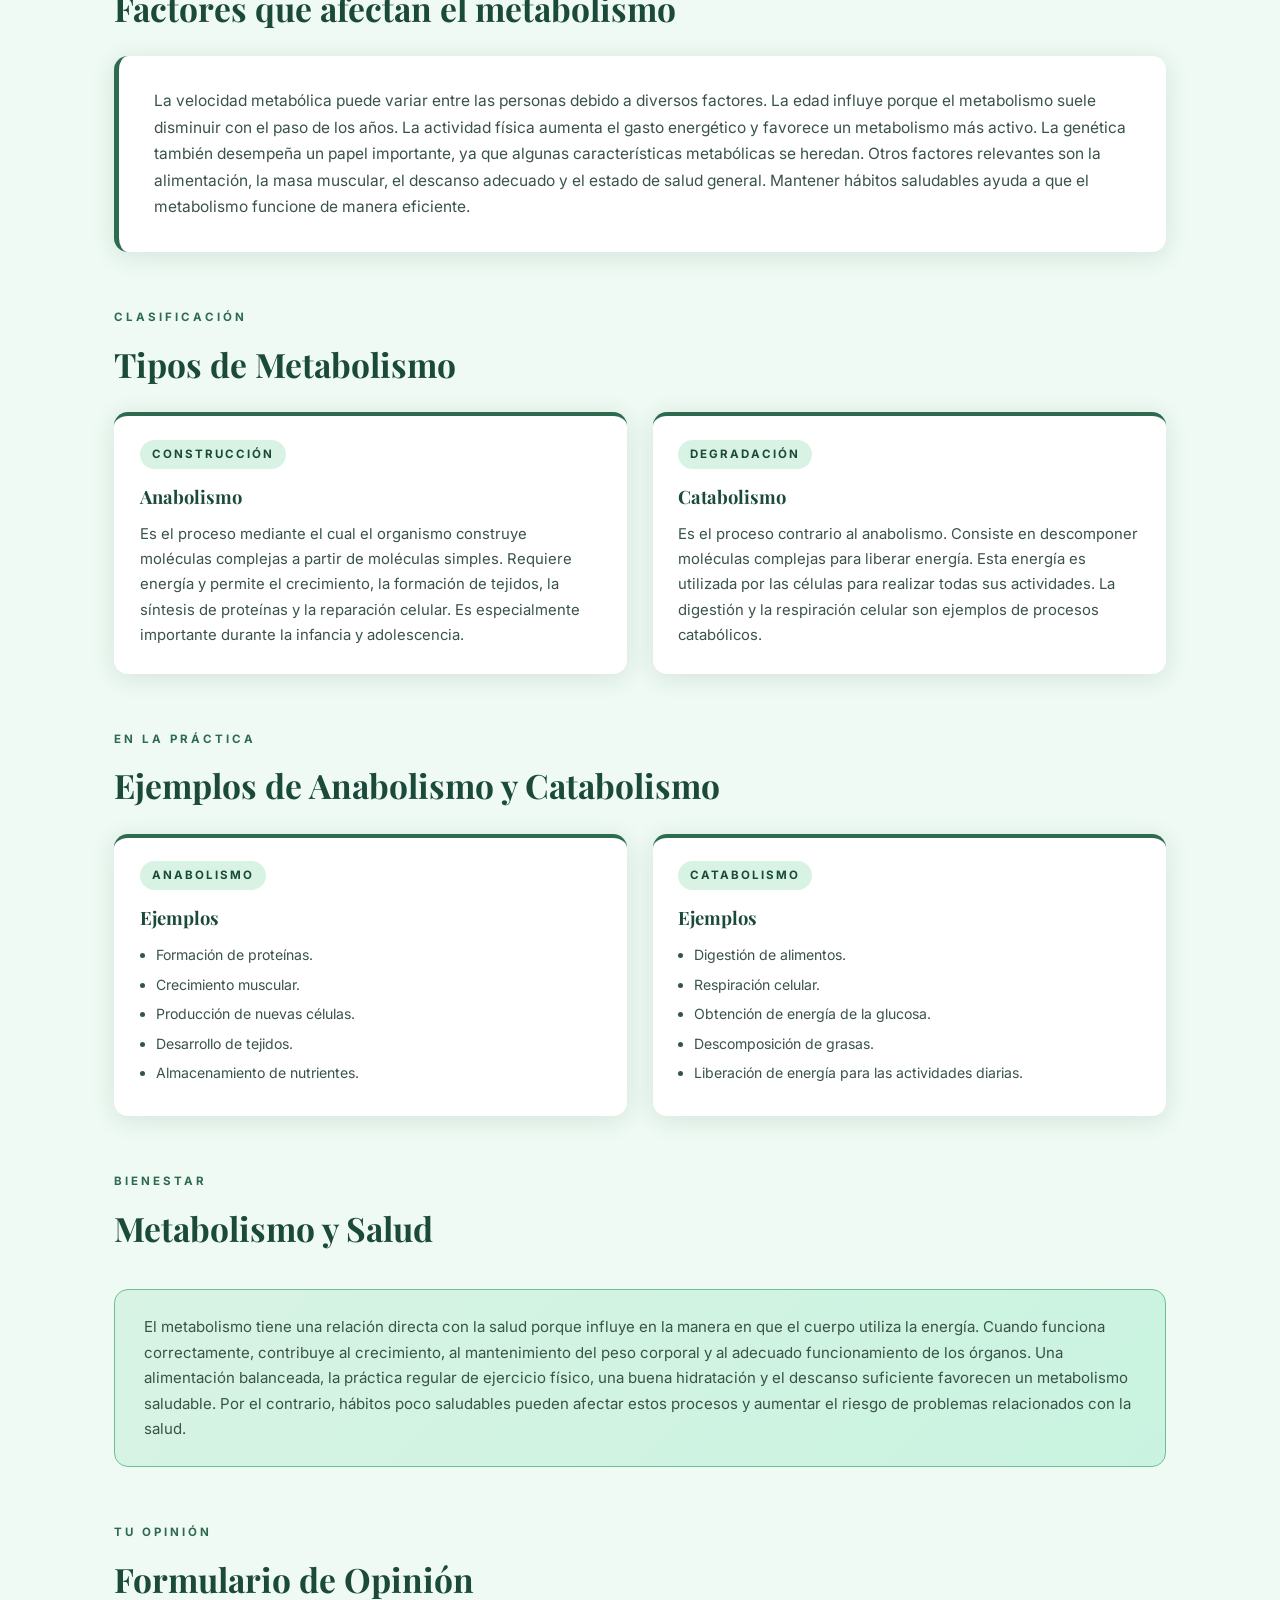
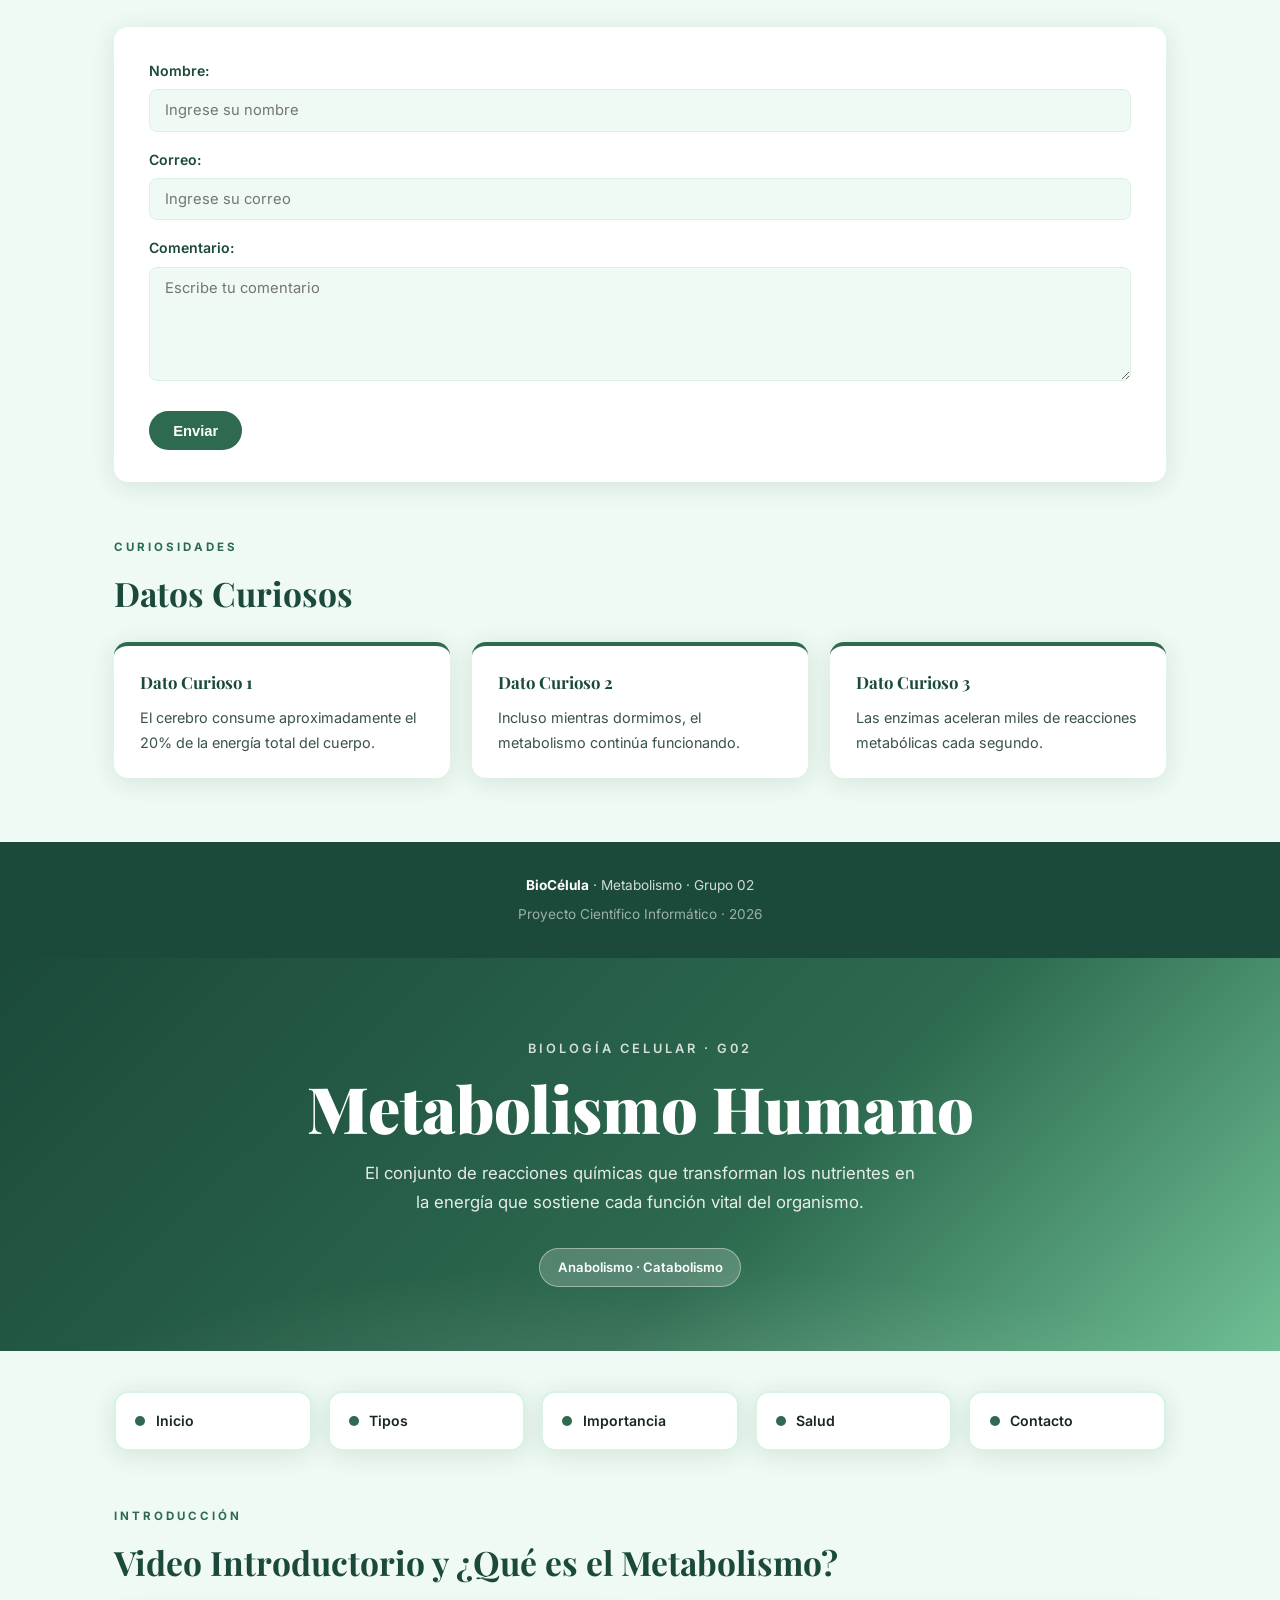
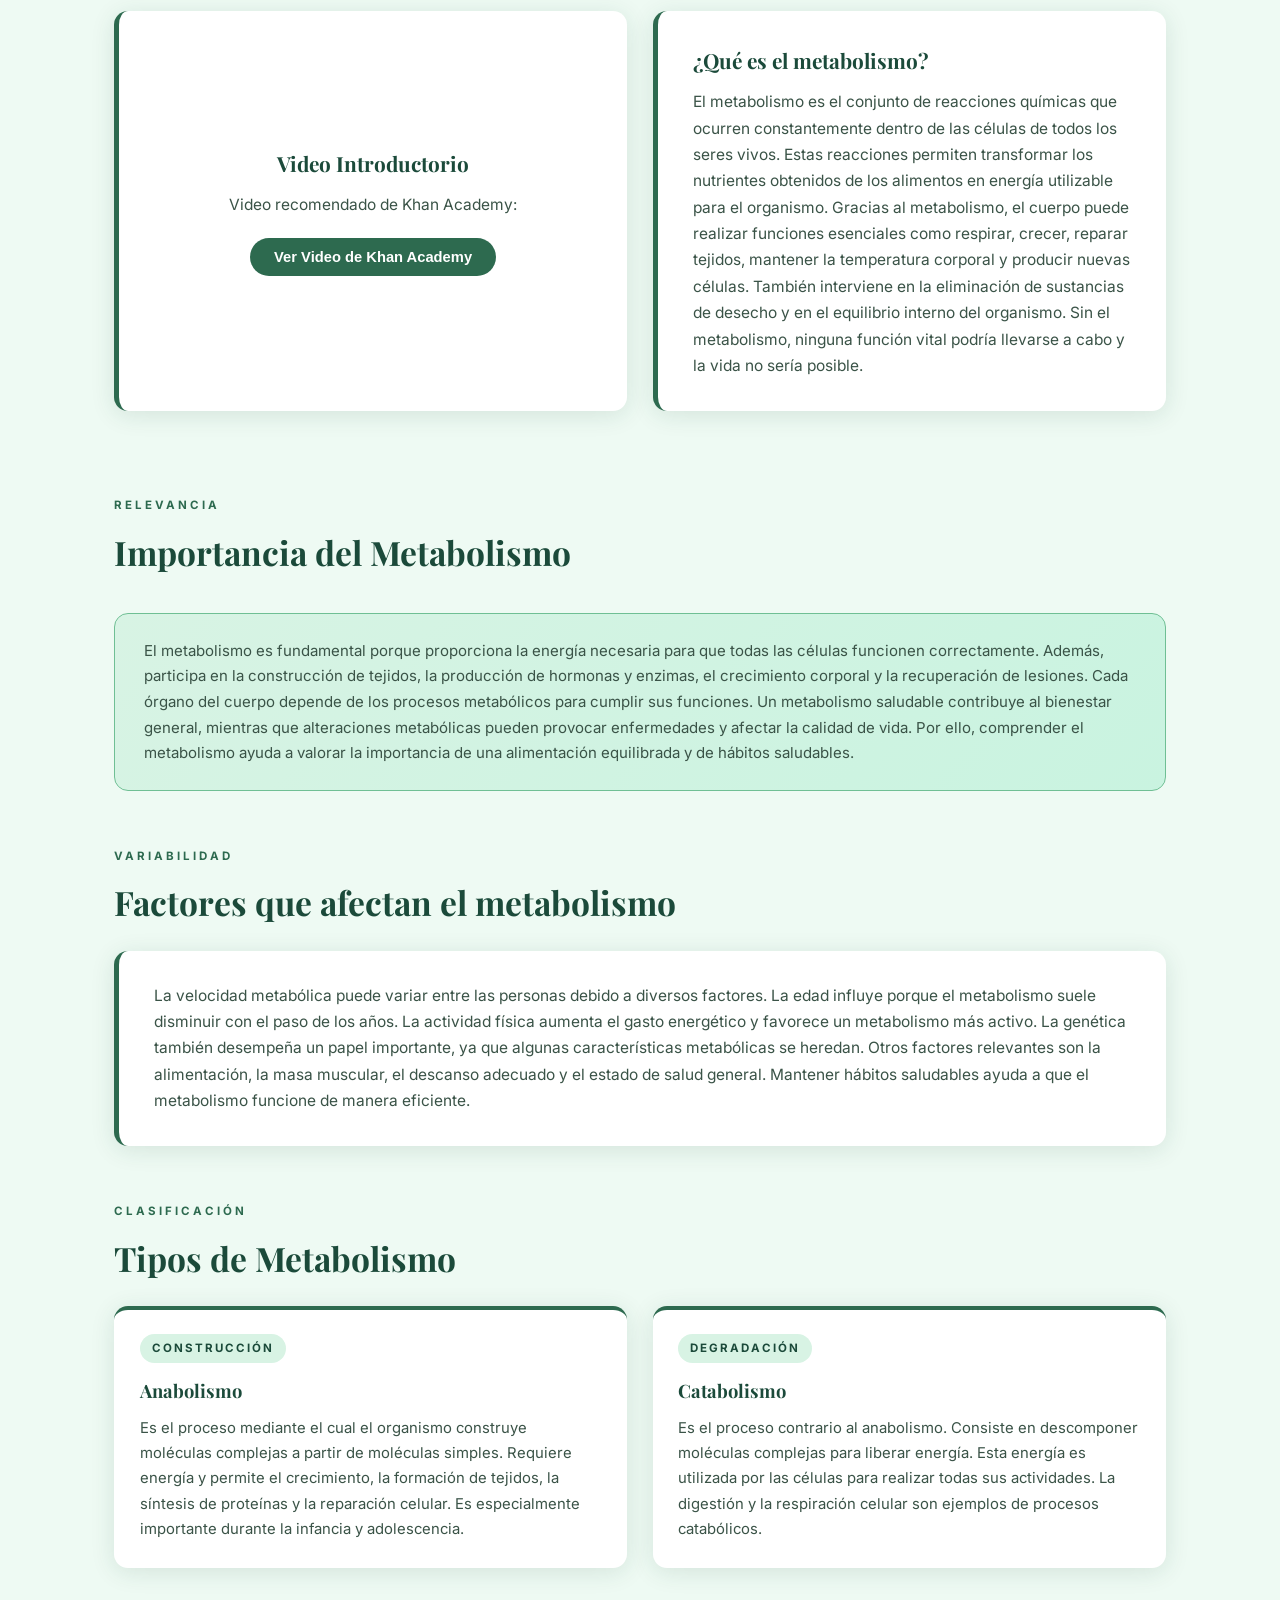
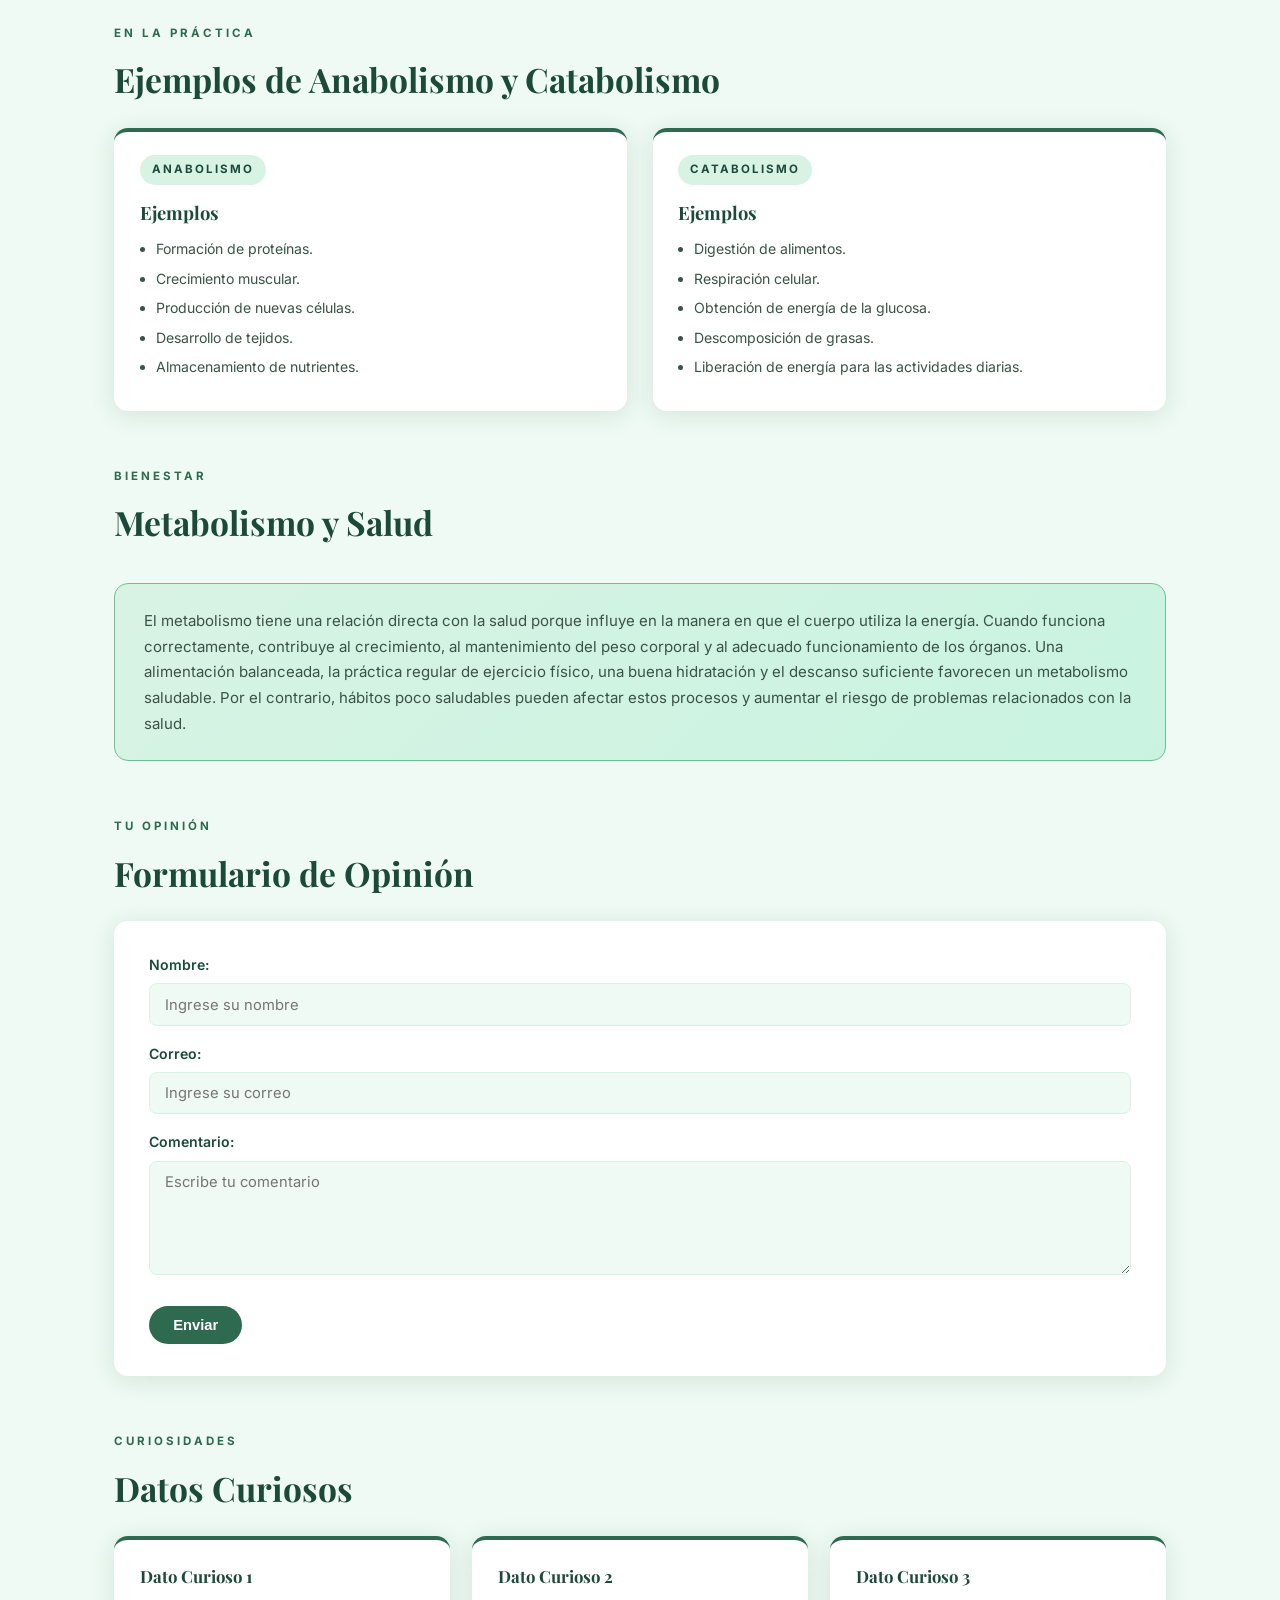
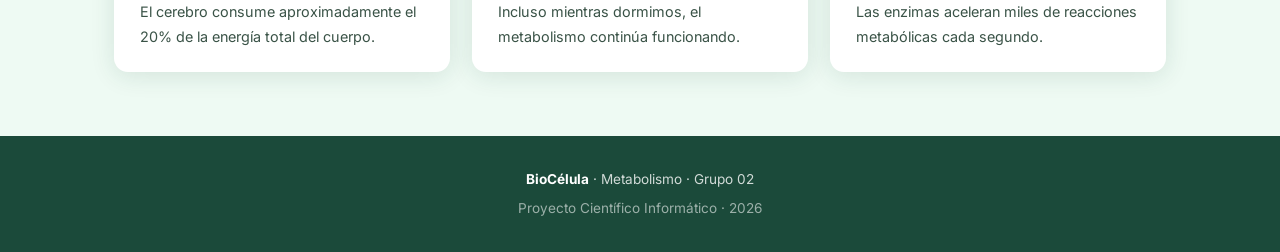
<file: metabolismo.html>
<!DOCTYPE html>
<html lang="es">
<head>
<meta charset="UTF-8">
<meta name="viewport" content="width=device-width, initial-scale=1.0">
<title>BioCélula – Metabolismo</title>
<link href="https://fonts.googleapis.com/css2?family=Playfair+Display:wght@700;900&family=Inter:wght@300;400;500;600&display=swap" rel="stylesheet" />
<style>
  :root {
    --teal-deep:  #1b4a3a;
    --teal-mid:   #2d6a4f;
    --teal-soft:  #6fbf94;
    --teal-pale:  #d8f3e4;
    --teal-blush: #eefaf3;
    --text-dark:  #17281f;
    --text-mid:   #3a5347;
    --white:      #ffffff;
    --radius:     14px;
    --shadow:     0 4px 24px rgba(27,74,58,.12);
  }

  *, *::before, *::after { box-sizing: border-box; margin: 0; padding: 0; }
  html { scroll-behavior: smooth; }
  body {
    font-family: 'Inter', sans-serif;
    background: var(--teal-blush);
    color: var(--text-dark);
    line-height: 1.7;
  }

  /* ── NAV ── */
  nav.topnav {
    position: sticky; top: 0; z-index: 100;
    background: var(--white);
    border-bottom: 2px solid var(--teal-soft);
    box-shadow: 0 2px 12px rgba(27,74,58,.10);
    display: flex; align-items: center; justify-content: space-between;
    padding: 0 2rem;
    height: 64px;
  }
  .nav-logo {
    font-family: 'Playfair Display', serif;
    font-size: 1.35rem; font-weight: 900;
    color: var(--teal-deep); text-decoration: none;
  }
  .nav-logo span { color: var(--teal-mid); }
  .nav-links { display: flex; gap: 1.6rem; list-style: none; }
  .nav-links a {
    text-decoration: none; font-weight: 500; font-size: .92rem;
    color: var(--text-mid); padding: .3rem .7rem; border-radius: 8px;
    transition: background .2s, color .2s;
  }
  .nav-links a:hover { background: var(--teal-pale); color: var(--teal-deep); }
  .hamburger { display: none; flex-direction: column; gap: 5px; cursor: pointer; }
  .hamburger span { display: block; width: 26px; height: 2px; background: var(--teal-deep); border-radius: 2px; }

  /* ── HERO ── */
  .hero {
    background: linear-gradient(135deg, var(--teal-deep) 0%, var(--teal-mid) 60%, var(--teal-soft) 100%);
    color: var(--white); text-align: center;
    padding: 5rem 1.5rem 4rem;
    position: relative; overflow: hidden;
  }
  .hero::before {
    content: ''; position: absolute; inset: 0;
    background: radial-gradient(ellipse 70% 60% at 50% 120%, rgba(255,255,255,.15) 0%, transparent 70%);
  }
  .hero-eyebrow {
    font-size: .8rem; font-weight: 600; letter-spacing: 3px;
    text-transform: uppercase; opacity: .8; margin-bottom: .8rem;
  }
  .hero h1 {
    font-family: 'Playfair Display', serif;
    font-size: clamp(2.4rem, 6vw, 4rem);
    font-weight: 900; line-height: 1.1; margin-bottom: 1rem;
  }
  .hero-sub { font-size: 1.05rem; opacity: .88; max-width: 560px; margin: 0 auto 2rem; }
  .hero-badge {
    display: inline-block;
    background: rgba(255,255,255,.2); border: 1px solid rgba(255,255,255,.4);
    color: var(--white); font-size: .82rem; font-weight: 600;
    padding: .45rem 1.1rem; border-radius: 50px; backdrop-filter: blur(4px);
  }

  /* ── LAYOUT ── */
  .page-wrap { max-width: 1100px; margin: 0 auto; padding: 0 1.5rem; }

  /* ── INDEX BAR ── */
  .index-bar {
    display: grid;
    grid-template-columns: repeat(auto-fit, minmax(160px, 1fr));
    gap: 1rem; margin: 2.5rem 0;
  }
  .index-card {
    background: var(--white); border: 2px solid var(--teal-pale);
    border-radius: var(--radius); padding: 1rem 1.2rem;
    text-decoration: none; color: var(--text-dark);
    font-weight: 600; font-size: .88rem;
    display: flex; align-items: center; gap: .65rem;
    box-shadow: var(--shadow);
    transition: transform .2s, border-color .2s, box-shadow .2s;
  }
  .index-card:hover {
    transform: translateY(-3px); border-color: var(--teal-soft);
    box-shadow: 0 8px 28px rgba(27,74,58,.18);
  }
  .ic-dot { width: 10px; height: 10px; border-radius: 50%; background: var(--teal-mid); flex-shrink: 0; }

  /* ── LABELS & TITLES ── */
  .section-label {
    font-size: .72rem; font-weight: 700; letter-spacing: 3px;
    text-transform: uppercase; color: var(--teal-mid); margin-bottom: .5rem;
  }
  .section-title {
    font-family: 'Playfair Display', serif;
    font-size: clamp(1.5rem, 4vw, 2.1rem);
    font-weight: 700; color: var(--teal-deep); margin-bottom: 1.2rem;
  }

  section { margin: 3.5rem 0; }

  /* ── TOP GRID (video + info) ── */
  .top-grid {
    display: grid;
    grid-template-columns: 1fr 1fr;
    gap: 1.6rem;
    align-items: stretch;
  }

  /* ── CARDS ── */
  .card {
    background: var(--white); border-radius: var(--radius);
    padding: 2rem 2.2rem; box-shadow: var(--shadow);
    border-left: 5px solid var(--teal-mid); margin-bottom: 1.8rem;
  }
  .card h3 {
    font-family: 'Playfair Display', serif;
    font-size: 1.3rem; color: var(--teal-deep); margin-bottom: .7rem;
  }
  .card p { color: var(--text-mid); font-size: .97rem; }
  .card ul { padding-left: 1.2rem; color: var(--text-mid); font-size: .97rem; }
  .card ul li { margin-bottom: .4rem; }
  .card strong { color: var(--teal-deep); }

  .video-card { display: flex; flex-direction: column; justify-content: center; text-align: center; }
  .btn {
    display: inline-block; background: var(--teal-mid); color: var(--white);
    text-decoration: none; font-weight: 600; font-size: .92rem;
    padding: .7rem 1.5rem; border-radius: 50px; border: none; cursor: pointer;
    transition: background .2s;
  }
  .btn:hover { background: var(--teal-deep); }

  /* ── PHASES (Anabolismo/Catabolismo) ── */
  .phases-grid {
    display: grid;
    grid-template-columns: repeat(auto-fit, minmax(280px, 1fr));
    gap: 1.6rem;
  }
  .phase-card {
    background: var(--white); border-radius: var(--radius);
    box-shadow: var(--shadow); border-top: 4px solid var(--teal-mid);
    overflow: hidden;
    transition: transform .2s;
    display: flex; flex-direction: column;
  }
  .phase-card:hover { transform: translateY(-4px); }
  .phase-body { padding: 1.4rem 1.6rem 1.6rem; }
  .phase-num {
    display: inline-block; background: var(--teal-pale);
    color: var(--teal-deep); font-size: .72rem; font-weight: 700;
    letter-spacing: 2px; text-transform: uppercase;
    padding: .3rem .75rem; border-radius: 50px; margin-bottom: .75rem;
  }
  .phase-card h4 {
    font-family: 'Playfair Display', serif;
    font-size: 1.15rem; color: var(--teal-deep); margin-bottom: .6rem;
  }
  .phase-card p { font-size: .93rem; color: var(--text-mid); }
  .phase-card ul { font-size: .88rem; color: var(--text-mid); padding-left: 1rem; }
  .phase-card ul li { margin-bottom: .35rem; }

  /* ── HIGHLIGHT ── */
  .highlight {
    background: linear-gradient(135deg, var(--teal-pale), #c9f3e0);
    border: 1.5px solid var(--teal-soft);
    border-radius: var(--radius); padding: 1.5rem 1.8rem; margin: 2rem 0;
  }
  .highlight h4 { font-family: 'Playfair Display', serif; color: var(--teal-deep); margin-bottom: .5rem; }
  .highlight p  { color: var(--text-mid); font-size: .94rem; }

  /* ── FORMULARIO ── */
  .form-card {
    background: var(--white); border-radius: var(--radius);
    box-shadow: var(--shadow); padding: 2rem 2.2rem;
  }
  .form-card label { display: block; font-weight: 600; font-size: .88rem; color: var(--teal-deep); margin: 1rem 0 .4rem; }
  .form-card label:first-of-type { margin-top: 0; }
  .form-card input, .form-card textarea {
    width: 100%; padding: .7rem .9rem; border-radius: 8px;
    border: 1.5px solid var(--teal-pale); font-family: 'Inter', sans-serif; font-size: .92rem;
    color: var(--text-dark); background: var(--teal-blush);
  }
  .form-card input:focus, .form-card textarea:focus { outline: none; border-color: var(--teal-soft); }
  .form-card button { margin-top: 1.4rem; }

  /* ── DATOS CURIOSOS ── */
  .fact-grid {
    display: grid;
    grid-template-columns: repeat(auto-fit, minmax(220px, 1fr));
    gap: 1.4rem;
  }
  .fact-card {
    background: var(--white); border-radius: var(--radius);
    box-shadow: var(--shadow); border-top: 4px solid var(--teal-mid);
    padding: 1.4rem 1.6rem;
  }
  .fact-card h4 {
    font-family: 'Playfair Display', serif; font-size: 1.05rem;
    color: var(--teal-deep); margin-bottom: .6rem;
  }
  .fact-card p { font-size: .9rem; color: var(--text-mid); }

  /* ── FOOTER ── */
  footer {
    background: var(--teal-deep); color: rgba(255,255,255,.8);
    text-align: center; padding: 2rem 1.5rem;
    font-size: .85rem; margin-top: 4rem;
  }
  footer strong { color: var(--white); }

  /* ── RESPONSIVE ── */
  @media (max-width: 768px) {
    .nav-links {
      display: none; flex-direction: column;
      position: absolute; top: 64px; left: 0; right: 0;
      background: var(--white); padding: 1rem 2rem;
      border-bottom: 2px solid var(--teal-pale);
      box-shadow: 0 4px 12px rgba(0,0,0,.08);
    }
    .nav-links.open { display: flex; }
    .hamburger { display: flex; }
    nav.topnav { position: relative; }
    .card, .form-card { padding: 1.4rem 1.2rem; }
    .top-grid { grid-template-columns: 1fr; }
  }

  @media (prefers-reduced-motion: reduce) {
    *, *::before, *::after { transition: none !important; }
  }
</style>
</head>
<body>

<!-- NAV -->
<nav class="topnav">
  <a class="nav-logo" href="#">Bio<span>Célula</span></a>
  <ul class="nav-links" id="navLinks">
      <li><a href="index.html#inicio">Inicio</a></li>
      <li><a href="ciclo-celular.html">Ciclo Celular</a></li>
      <li><a href="mitosis.html">Mitosis</a></li>
      <li><a href="metabolismo.html">Metabolismo</a></li>
      <li><a href="respiracion.html">Resp. Aeróbica</a></li>
      <li><a href="respiracion-anaerobica.html">Resp. Anaeróbica</a></li>
      <li><a href="fotosintesis.html">Fotosíntesis</a></li>
    </ul>
  <div class="hamburger" id="hamburger" role="button" tabindex="0" aria-label="Menú">
    <span></span><span></span><span></span>
  </div>
</nav>

<!-- HERO -->
<header class="hero" id="metabolismo">
  <p class="hero-eyebrow">Biología Celular · G02</p>
  <h1>Metabolismo Humano</h1>
  <p class="hero-sub">El conjunto de reacciones químicas que transforman los nutrientes en la energía que sostiene cada función vital del organismo.</p>
  <span class="hero-badge">Anabolismo · Catabolismo</span>
</header>

<main class="page-wrap">

  <!-- ÍNDICE -->
  <nav aria-label="Índice de contenidos" class="index-bar">
    <a href="#inicio-sec"    class="index-card"><span class="ic-dot"></span>Inicio</a>
    <a href="#tipos"         class="index-card"><span class="ic-dot"></span>Tipos</a>
    <a href="#importancia"   class="index-card"><span class="ic-dot"></span>Importancia</a>
    <a href="#salud"         class="index-card"><span class="ic-dot"></span>Salud</a>
    <a href="#contacto"      class="index-card"><span class="ic-dot"></span>Contacto</a>
  </nav>

  <!-- VIDEO + INFO -->
  <section id="inicio-sec">
    <p class="section-label">Introducción</p>
    <p class="section-title">Video Introductorio y ¿Qué es el Metabolismo?</p>
    <div class="top-grid">
      <div class="card video-card">
        <h3>Video Introductorio</h3>
        <p style="margin-bottom:1.2rem;">Video recomendado de Khan Academy:</p>
        <a href="https://es.khanacademy.org/science/ap-biology/cellular-energetics/cellular-energy/v/introduction-to-metabolism-anabolism-and-catabolism?referrer=share_link" target="_blank" style="text-decoration:none;">
          <button class="btn">Ver Video de Khan Academy</button>
        </a>
      </div>
      <div class="card">
        <h3>¿Qué es el metabolismo?</h3>
        <p>
          El metabolismo es el conjunto de reacciones químicas que ocurren constantemente dentro de las células de todos los seres vivos. Estas reacciones permiten transformar los nutrientes obtenidos de los alimentos en energía utilizable para el organismo. Gracias al metabolismo, el cuerpo puede realizar funciones esenciales como respirar, crecer, reparar tejidos, mantener la temperatura corporal y producir nuevas células. También interviene en la eliminación de sustancias de desecho y en el equilibrio interno del organismo. Sin el metabolismo, ninguna función vital podría llevarse a cabo y la vida no sería posible.
        </p>
      </div>
    </div>
  </section>

  <!-- IMPORTANCIA -->
  <section id="importancia">
    <p class="section-label">Relevancia</p>
    <p class="section-title">Importancia del Metabolismo</p>
    <div class="highlight">
      <p>
        El metabolismo es fundamental porque proporciona la energía necesaria para que todas las células funcionen correctamente. Además, participa en la construcción de tejidos, la producción de hormonas y enzimas, el crecimiento corporal y la recuperación de lesiones. Cada órgano del cuerpo depende de los procesos metabólicos para cumplir sus funciones. Un metabolismo saludable contribuye al bienestar general, mientras que alteraciones metabólicas pueden provocar enfermedades y afectar la calidad de vida. Por ello, comprender el metabolismo ayuda a valorar la importancia de una alimentación equilibrada y de hábitos saludables.
      </p>
    </div>
  </section>

  <!-- FACTORES -->
  <section>
    <p class="section-label">Variabilidad</p>
    <p class="section-title">Factores que afectan el metabolismo</p>
    <div class="card">
      <p>
        La velocidad metabólica puede variar entre las personas debido a diversos factores. La edad influye porque el metabolismo suele disminuir con el paso de los años. La actividad física aumenta el gasto energético y favorece un metabolismo más activo. La genética también desempeña un papel importante, ya que algunas características metabólicas se heredan. Otros factores relevantes son la alimentación, la masa muscular, el descanso adecuado y el estado de salud general. Mantener hábitos saludables ayuda a que el metabolismo funcione de manera eficiente.
      </p>
    </div>
  </section>

  <!-- TIPOS -->
  <section id="tipos">
    <p class="section-label">Clasificación</p>
    <p class="section-title">Tipos de Metabolismo</p>
    <div class="phases-grid">
      <article class="phase-card">
        <div class="phase-body">
          <span class="phase-num">Construcción</span>
          <h4>Anabolismo</h4>
          <p>Es el proceso mediante el cual el organismo construye moléculas complejas a partir de moléculas simples. Requiere energía y permite el crecimiento, la formación de tejidos, la síntesis de proteínas y la reparación celular. Es especialmente importante durante la infancia y adolescencia.</p>
        </div>
      </article>
      <article class="phase-card">
        <div class="phase-body">
          <span class="phase-num">Degradación</span>
          <h4>Catabolismo</h4>
          <p>Es el proceso contrario al anabolismo. Consiste en descomponer moléculas complejas para liberar energía. Esta energía es utilizada por las células para realizar todas sus actividades. La digestión y la respiración celular son ejemplos de procesos catabólicos.</p>
        </div>
      </article>
    </div>
  </section>

  <!-- EJEMPLOS -->
  <section>
    <p class="section-label">En la práctica</p>
    <p class="section-title">Ejemplos de Anabolismo y Catabolismo</p>
    <div class="phases-grid">
      <article class="phase-card">
        <div class="phase-body">
          <span class="phase-num">Anabolismo</span>
          <h4>Ejemplos</h4>
          <ul>
            <li>Formación de proteínas.</li>
            <li>Crecimiento muscular.</li>
            <li>Producción de nuevas células.</li>
            <li>Desarrollo de tejidos.</li>
            <li>Almacenamiento de nutrientes.</li>
          </ul>
        </div>
      </article>
      <article class="phase-card">
        <div class="phase-body">
          <span class="phase-num">Catabolismo</span>
          <h4>Ejemplos</h4>
          <ul>
            <li>Digestión de alimentos.</li>
            <li>Respiración celular.</li>
            <li>Obtención de energía de la glucosa.</li>
            <li>Descomposición de grasas.</li>
            <li>Liberación de energía para las actividades diarias.</li>
          </ul>
        </div>
      </article>
    </div>
  </section>

  <!-- METABOLISMO Y SALUD -->
  <section id="salud">
    <p class="section-label">Bienestar</p>
    <p class="section-title">Metabolismo y Salud</p>
    <div class="highlight">
      <p>
        El metabolismo tiene una relación directa con la salud porque influye en la manera en que el cuerpo utiliza la energía. Cuando funciona correctamente, contribuye al crecimiento, al mantenimiento del peso corporal y al adecuado funcionamiento de los órganos. Una alimentación balanceada, la práctica regular de ejercicio físico, una buena hidratación y el descanso suficiente favorecen un metabolismo saludable. Por el contrario, hábitos poco saludables pueden afectar estos procesos y aumentar el riesgo de problemas relacionados con la salud.
      </p>
    </div>
  </section>

  <!-- FORMULARIO -->
  <section id="contacto">
    <p class="section-label">Tu opinión</p>
    <p class="section-title">Formulario de Opinión</p>
    <form class="form-card">
      <label>Nombre:</label>
      <input type="text" placeholder="Ingrese su nombre">
      <label>Correo:</label>
      <input type="email" placeholder="Ingrese su correo">
      <label>Comentario:</label>
      <textarea rows="5" placeholder="Escribe tu comentario"></textarea>
      <button type="submit" class="btn">Enviar</button>
    </form>
  </section>

  <!-- DATOS CURIOSOS -->
  <section>
    <p class="section-label">Curiosidades</p>
    <p class="section-title">Datos Curiosos</p>
    <div class="fact-grid">
      <div class="fact-card"><h4>Dato Curioso 1</h4><p>El cerebro consume aproximadamente el 20% de la energía total del cuerpo.</p></div>
      <div class="fact-card"><h4>Dato Curioso 2</h4><p>Incluso mientras dormimos, el metabolismo continúa funcionando.</p></div>
      <div class="fact-card"><h4>Dato Curioso 3</h4><p>Las enzimas aceleran miles de reacciones metabólicas cada segundo.</p></div>
    </div>
  </section>

</main>

<!-- FOOTER -->
<footer>
  <p><strong>BioCélula</strong> · Metabolismo · Grupo 02</p>
  <p style="margin-top:.4rem;opacity:.7;">Proyecto Científico Informático · 2026</p>
</footer>

<script>
  const ham = document.getElementById('hamburger');
  const nav = document.getElementById('navLinks');
  ham.addEventListener('click', () => nav.classList.toggle('open'));
  ham.addEventListener('keydown', e => { if (e.key === 'Enter') nav.classList.toggle('open'); });
  nav.querySelectorAll('a').forEach(a => a.addEventListener('click', () => nav.classList.remove('open')));
</script>
</body>
</html>

<!-- HERO -->
<header class="hero" id="metabolismo">
  <p class="hero-eyebrow">Biología Celular · G02</p>
  <h1>Metabolismo Humano</h1>
  <p class="hero-sub">El conjunto de reacciones químicas que transforman los nutrientes en la energía que sostiene cada función vital del organismo.</p>
  <span class="hero-badge">Anabolismo · Catabolismo</span>
</header>

<main class="page-wrap">

  <!-- ÍNDICE -->
  <nav aria-label="Índice de contenidos" class="index-bar">
    <a href="#inicio-sec"    class="index-card"><span class="ic-dot"></span>Inicio</a>
    <a href="#tipos"         class="index-card"><span class="ic-dot"></span>Tipos</a>
    <a href="#importancia"   class="index-card"><span class="ic-dot"></span>Importancia</a>
    <a href="#salud"         class="index-card"><span class="ic-dot"></span>Salud</a>
    <a href="#contacto"      class="index-card"><span class="ic-dot"></span>Contacto</a>
  </nav>

  <!-- VIDEO + INFO -->
  <section id="inicio-sec">
    <p class="section-label">Introducción</p>
    <p class="section-title">Video Introductorio y ¿Qué es el Metabolismo?</p>
    <div class="top-grid">
      <div class="card video-card">
        <h3>Video Introductorio</h3>
        <p style="margin-bottom:1.2rem;">Video recomendado de Khan Academy:</p>
        <a href="https://es.khanacademy.org/science/ap-biology/cellular-energetics/cellular-energy/v/introduction-to-metabolism-anabolism-and-catabolism?referrer=share_link" target="_blank" style="text-decoration:none;">
          <button class="btn">Ver Video de Khan Academy</button>
        </a>
      </div>
      <div class="card">
        <h3>¿Qué es el metabolismo?</h3>
        <p>
          El metabolismo es el conjunto de reacciones químicas que ocurren constantemente dentro de las células de todos los seres vivos. Estas reacciones permiten transformar los nutrientes obtenidos de los alimentos en energía utilizable para el organismo. Gracias al metabolismo, el cuerpo puede realizar funciones esenciales como respirar, crecer, reparar tejidos, mantener la temperatura corporal y producir nuevas células. También interviene en la eliminación de sustancias de desecho y en el equilibrio interno del organismo. Sin el metabolismo, ninguna función vital podría llevarse a cabo y la vida no sería posible.
        </p>
      </div>
    </div>
  </section>

  <!-- IMPORTANCIA -->
  <section id="importancia">
    <p class="section-label">Relevancia</p>
    <p class="section-title">Importancia del Metabolismo</p>
    <div class="highlight">
      <p>
        El metabolismo es fundamental porque proporciona la energía necesaria para que todas las células funcionen correctamente. Además, participa en la construcción de tejidos, la producción de hormonas y enzimas, el crecimiento corporal y la recuperación de lesiones. Cada órgano del cuerpo depende de los procesos metabólicos para cumplir sus funciones. Un metabolismo saludable contribuye al bienestar general, mientras que alteraciones metabólicas pueden provocar enfermedades y afectar la calidad de vida. Por ello, comprender el metabolismo ayuda a valorar la importancia de una alimentación equilibrada y de hábitos saludables.
      </p>
    </div>
  </section>

  <!-- FACTORES -->
  <section>
    <p class="section-label">Variabilidad</p>
    <p class="section-title">Factores que afectan el metabolismo</p>
    <div class="card">
      <p>
        La velocidad metabólica puede variar entre las personas debido a diversos factores. La edad influye porque el metabolismo suele disminuir con el paso de los años. La actividad física aumenta el gasto energético y favorece un metabolismo más activo. La genética también desempeña un papel importante, ya que algunas características metabólicas se heredan. Otros factores relevantes son la alimentación, la masa muscular, el descanso adecuado y el estado de salud general. Mantener hábitos saludables ayuda a que el metabolismo funcione de manera eficiente.
      </p>
    </div>
  </section>

  <!-- TIPOS -->
  <section id="tipos">
    <p class="section-label">Clasificación</p>
    <p class="section-title">Tipos de Metabolismo</p>
    <div class="phases-grid">
      <article class="phase-card">
        <div class="phase-body">
          <span class="phase-num">Construcción</span>
          <h4>Anabolismo</h4>
          <p>Es el proceso mediante el cual el organismo construye moléculas complejas a partir de moléculas simples. Requiere energía y permite el crecimiento, la formación de tejidos, la síntesis de proteínas y la reparación celular. Es especialmente importante durante la infancia y adolescencia.</p>
        </div>
      </article>
      <article class="phase-card">
        <div class="phase-body">
          <span class="phase-num">Degradación</span>
          <h4>Catabolismo</h4>
          <p>Es el proceso contrario al anabolismo. Consiste en descomponer moléculas complejas para liberar energía. Esta energía es utilizada por las células para realizar todas sus actividades. La digestión y la respiración celular son ejemplos de procesos catabólicos.</p>
        </div>
      </article>
    </div>
  </section>

  <!-- EJEMPLOS -->
  <section>
    <p class="section-label">En la práctica</p>
    <p class="section-title">Ejemplos de Anabolismo y Catabolismo</p>
    <div class="phases-grid">
      <article class="phase-card">
        <div class="phase-body">
          <span class="phase-num">Anabolismo</span>
          <h4>Ejemplos</h4>
          <ul>
            <li>Formación de proteínas.</li>
            <li>Crecimiento muscular.</li>
            <li>Producción de nuevas células.</li>
            <li>Desarrollo de tejidos.</li>
            <li>Almacenamiento de nutrientes.</li>
          </ul>
        </div>
      </article>
      <article class="phase-card">
        <div class="phase-body">
          <span class="phase-num">Catabolismo</span>
          <h4>Ejemplos</h4>
          <ul>
            <li>Digestión de alimentos.</li>
            <li>Respiración celular.</li>
            <li>Obtención de energía de la glucosa.</li>
            <li>Descomposición de grasas.</li>
            <li>Liberación de energía para las actividades diarias.</li>
          </ul>
        </div>
      </article>
    </div>
  </section>

  <!-- METABOLISMO Y SALUD -->
  <section id="salud">
    <p class="section-label">Bienestar</p>
    <p class="section-title">Metabolismo y Salud</p>
    <div class="highlight">
      <p>
        El metabolismo tiene una relación directa con la salud porque influye en la manera en que el cuerpo utiliza la energía. Cuando funciona correctamente, contribuye al crecimiento, al mantenimiento del peso corporal y al adecuado funcionamiento de los órganos. Una alimentación balanceada, la práctica regular de ejercicio físico, una buena hidratación y el descanso suficiente favorecen un metabolismo saludable. Por el contrario, hábitos poco saludables pueden afectar estos procesos y aumentar el riesgo de problemas relacionados con la salud.
      </p>
    </div>
  </section>

  <!-- FORMULARIO -->
  <section id="contacto">
    <p class="section-label">Tu opinión</p>
    <p class="section-title">Formulario de Opinión</p>
    <form class="form-card">
      <label>Nombre:</label>
      <input type="text" placeholder="Ingrese su nombre">
      <label>Correo:</label>
      <input type="email" placeholder="Ingrese su correo">
      <label>Comentario:</label>
      <textarea rows="5" placeholder="Escribe tu comentario"></textarea>
      <button type="submit" class="btn">Enviar</button>
    </form>
  </section>

  <!-- DATOS CURIOSOS -->
  <section>
    <p class="section-label">Curiosidades</p>
    <p class="section-title">Datos Curiosos</p>
    <div class="fact-grid">
      <div class="fact-card"><h4>Dato Curioso 1</h4><p>El cerebro consume aproximadamente el 20% de la energía total del cuerpo.</p></div>
      <div class="fact-card"><h4>Dato Curioso 2</h4><p>Incluso mientras dormimos, el metabolismo continúa funcionando.</p></div>
      <div class="fact-card"><h4>Dato Curioso 3</h4><p>Las enzimas aceleran miles de reacciones metabólicas cada segundo.</p></div>
    </div>
  </section>

</main>

<!-- FOOTER -->
<footer>
  <p><strong>BioCélula</strong> · Metabolismo · Grupo 02</p>
  <p style="margin-top:.4rem;opacity:.7;">Proyecto Científico Informático · 2026</p>
</footer>

<script>
  const ham = document.getElementById('hamburger');
  const nav = document.getElementById('navLinks');
  ham.addEventListener('click', () => nav.classList.toggle('open'));
  ham.addEventListener('keydown', e => { if (e.key === 'Enter') nav.classList.toggle('open'); });
  nav.querySelectorAll('a').forEach(a => a.addEventListener('click', () => nav.classList.remove('open')));
</script>
</body>
</html>
</file>
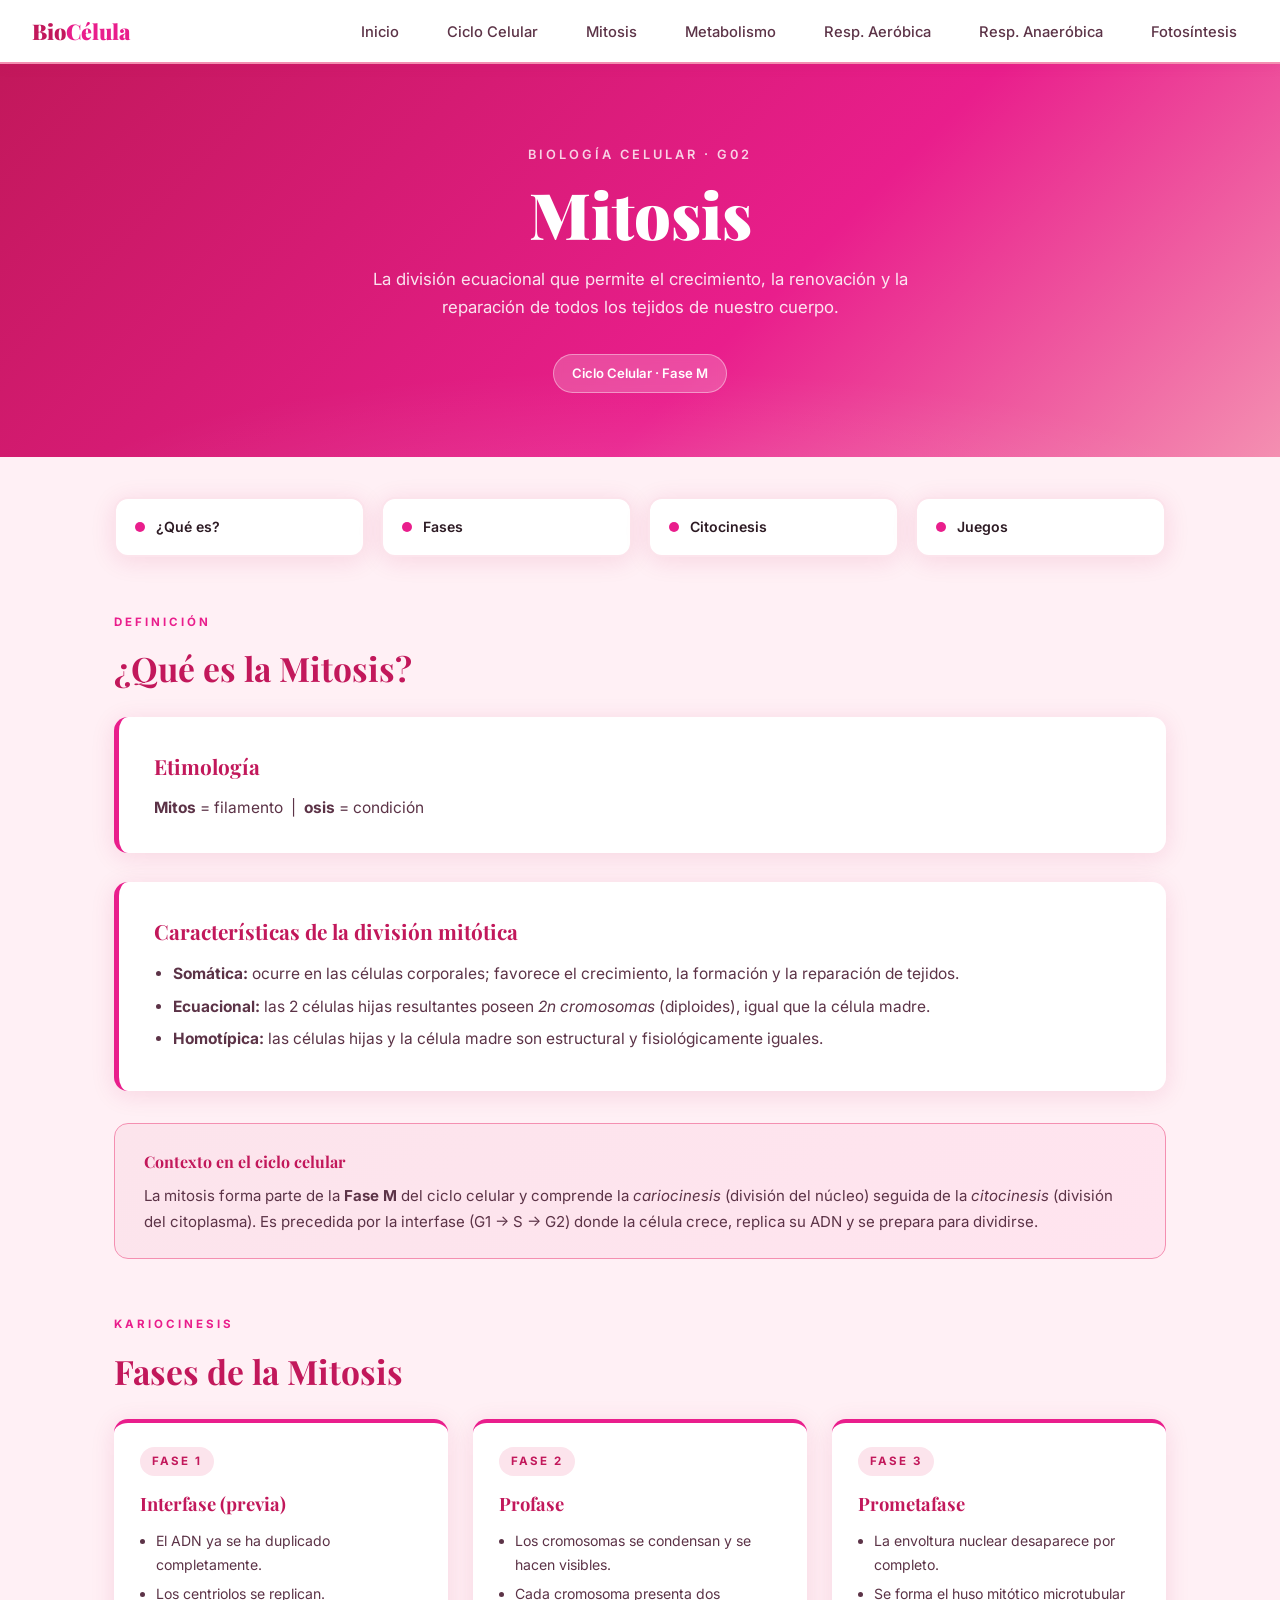
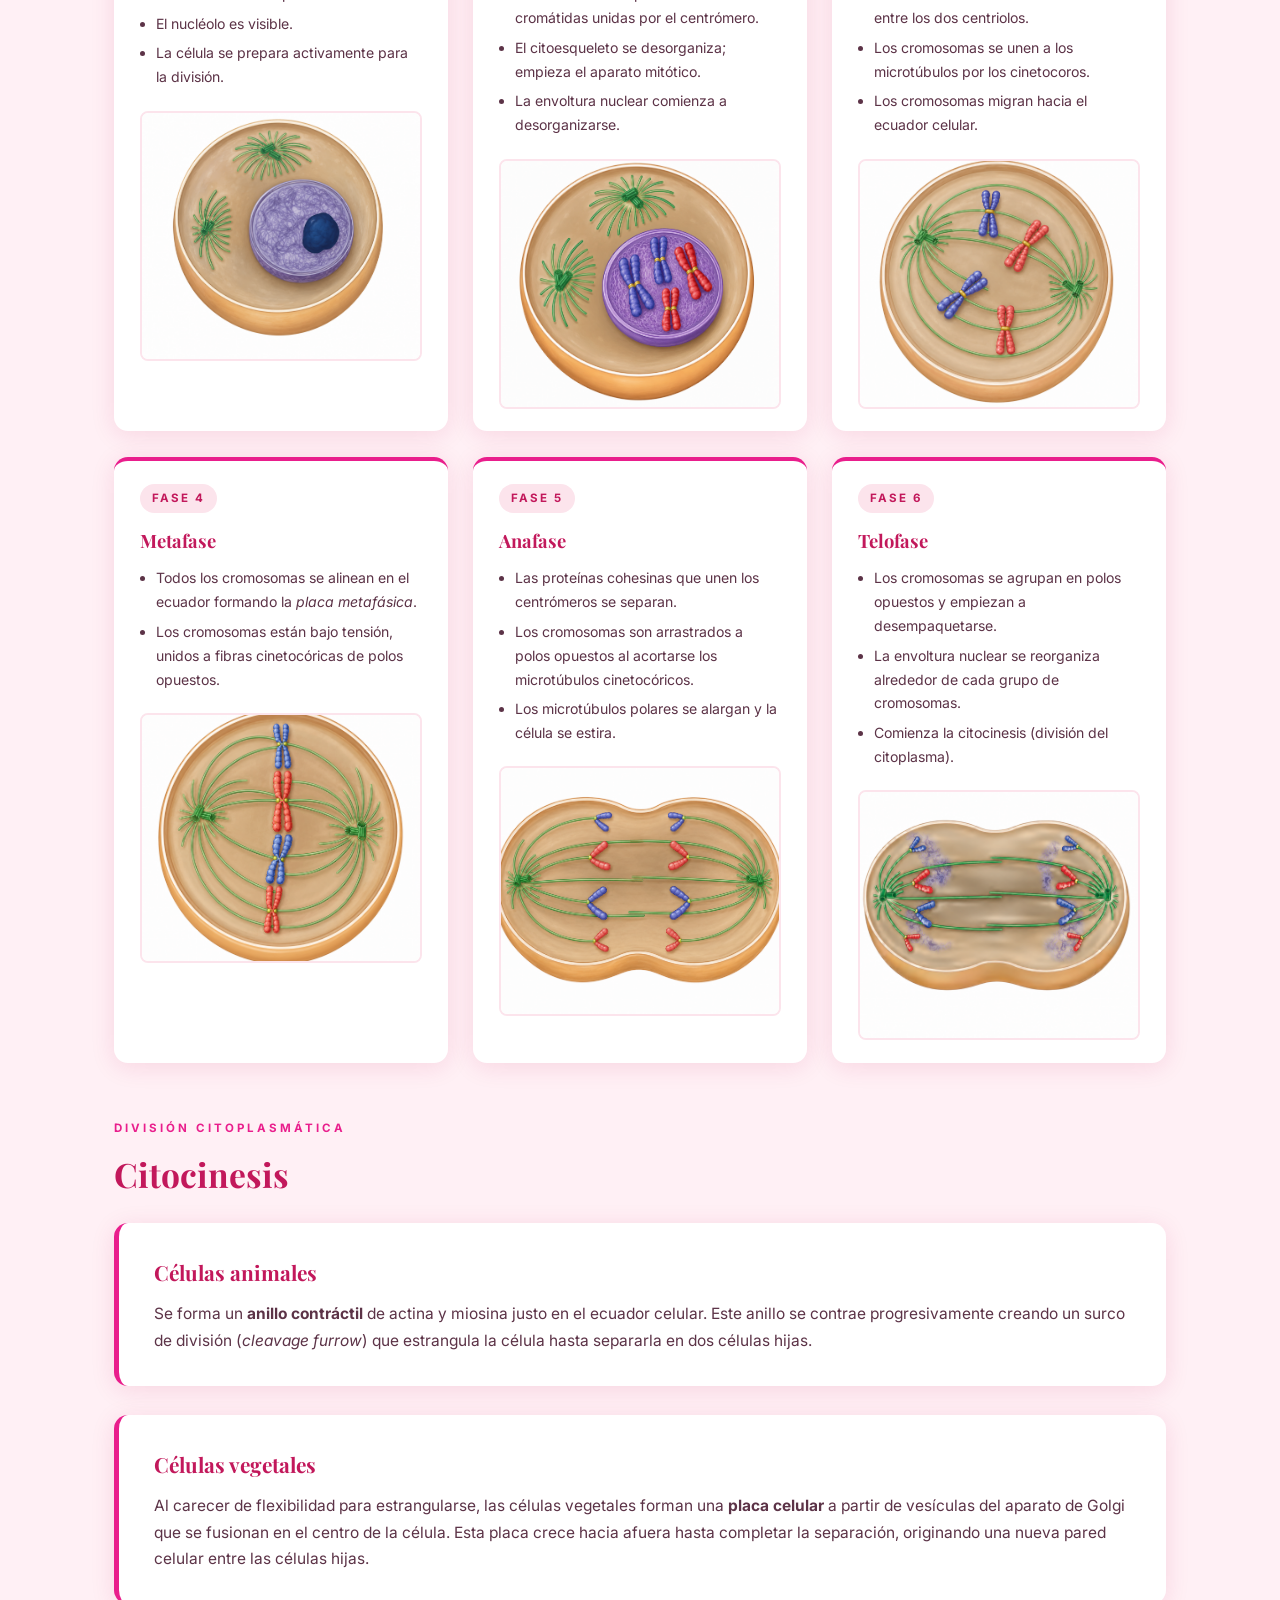
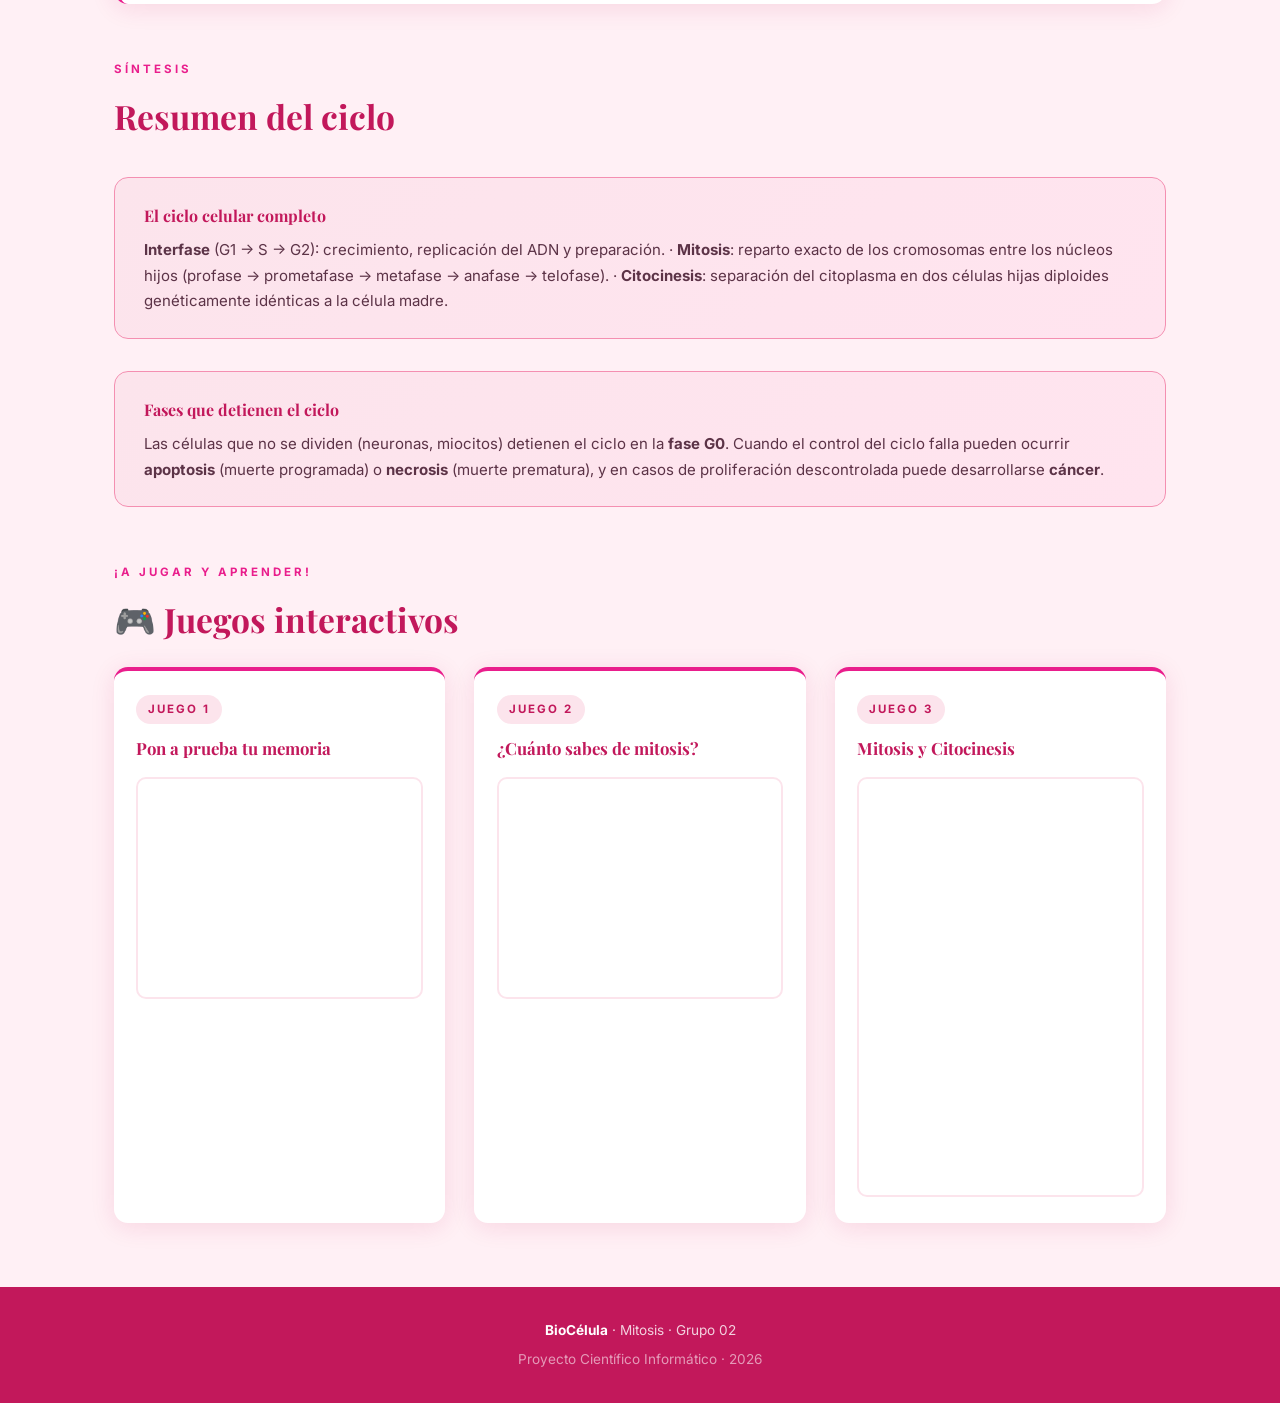
<file: mitosis.html>
<!DOCTYPE html>
<html lang="es">
<head>
  <meta charset="UTF-8" />
  <meta name="viewport" content="width=device-width, initial-scale=1.0" />
  <title>Biocélula – Mitosis y Ciclo Celular</title>
  <link href="https://fonts.googleapis.com/css2?family=Playfair+Display:wght@700;900&family=Inter:wght@300;400;500;600&display=swap" rel="stylesheet" />
  <style>
    :root {
      --rose-deep:   #c2185b;
      --rose-mid:    #e91e8c;
      --rose-soft:   #f48fb1;
      --rose-pale:   #fce4ec;
      --rose-blush:  #fff0f5;
      --text-dark:   #2d1b24;
      --text-mid:    #5c3347;
      --white:       #ffffff;
      --radius:      14px;
      --shadow:      0 4px 24px rgba(194,24,91,.12);
    }

    *, *::before, *::after { box-sizing: border-box; margin: 0; padding: 0; }
    html { scroll-behavior: smooth; }
    body {
      font-family: 'Inter', sans-serif;
      background: var(--rose-blush);
      color: var(--text-dark);
      line-height: 1.7;
    }

    /* ── NAV ── */
    nav.topnav {
      position: sticky; top: 0; z-index: 100;
      background: var(--white);
      border-bottom: 2px solid var(--rose-soft);
      box-shadow: 0 2px 12px rgba(194,24,91,.10);
      display: flex; align-items: center; justify-content: space-between;
      padding: 0 2rem;
      height: 64px;
    }
    .nav-logo {
      font-family: 'Playfair Display', serif;
      font-size: 1.35rem; font-weight: 900;
      color: var(--rose-deep); text-decoration: none;
    }
    .nav-logo span { color: var(--rose-mid); }
    .nav-links { display: flex; gap: 1.6rem; list-style: none; }
    .nav-links a {
      text-decoration: none; font-weight: 500; font-size: .92rem;
      color: var(--text-mid); padding: .3rem .7rem; border-radius: 8px;
      transition: background .2s, color .2s;
    }
    .nav-links a:hover { background: var(--rose-pale); color: var(--rose-deep); }
    .hamburger { display: none; flex-direction: column; gap: 5px; cursor: pointer; }
    .hamburger span { display: block; width: 26px; height: 2px; background: var(--rose-deep); border-radius: 2px; }

    /* ── HERO ── */
    .hero {
      background: linear-gradient(135deg, var(--rose-deep) 0%, var(--rose-mid) 60%, var(--rose-soft) 100%);
      color: var(--white); text-align: center;
      padding: 5rem 1.5rem 4rem;
      position: relative; overflow: hidden;
    }
    .hero::before {
      content: ''; position: absolute; inset: 0;
      background: radial-gradient(ellipse 70% 60% at 50% 120%, rgba(255,255,255,.15) 0%, transparent 70%);
    }
    .hero-eyebrow {
      font-size: .8rem; font-weight: 600; letter-spacing: 3px;
      text-transform: uppercase; opacity: .8; margin-bottom: .8rem;
    }
    .hero h1 {
      font-family: 'Playfair Display', serif;
      font-size: clamp(2.4rem, 6vw, 4rem);
      font-weight: 900; line-height: 1.1; margin-bottom: 1rem;
    }
    .hero-sub { font-size: 1.05rem; opacity: .88; max-width: 560px; margin: 0 auto 2rem; }
    .hero-badge {
      display: inline-block;
      background: rgba(255,255,255,.2); border: 1px solid rgba(255,255,255,.4);
      color: var(--white); font-size: .82rem; font-weight: 600;
      padding: .45rem 1.1rem; border-radius: 50px; backdrop-filter: blur(4px);
    }

    /* ── LAYOUT ── */
    .page-wrap { max-width: 1100px; margin: 0 auto; padding: 0 1.5rem; }

    /* ── INDEX BAR ── */
    .index-bar {
      display: grid;
      grid-template-columns: repeat(auto-fit, minmax(160px, 1fr));
      gap: 1rem; margin: 2.5rem 0;
    }
    .index-card {
      background: var(--white); border: 2px solid var(--rose-pale);
      border-radius: var(--radius); padding: 1rem 1.2rem;
      text-decoration: none; color: var(--text-dark);
      font-weight: 600; font-size: .88rem;
      display: flex; align-items: center; gap: .65rem;
      box-shadow: var(--shadow);
      transition: transform .2s, border-color .2s, box-shadow .2s;
    }
    .index-card:hover {
      transform: translateY(-3px); border-color: var(--rose-soft);
      box-shadow: 0 8px 28px rgba(194,24,91,.18);
    }
    .ic-dot { width: 10px; height: 10px; border-radius: 50%; background: var(--rose-mid); flex-shrink: 0; }

    /* ── LABELS & TITLES ── */
    .section-label {
      font-size: .72rem; font-weight: 700; letter-spacing: 3px;
      text-transform: uppercase; color: var(--rose-mid); margin-bottom: .5rem;
    }
    .section-title {
      font-family: 'Playfair Display', serif;
      font-size: clamp(1.5rem, 4vw, 2.1rem);
      font-weight: 700; color: var(--rose-deep); margin-bottom: 1.2rem;
    }

    /* ── VIDEO ── */
    .video-section { margin: 2rem 0 3rem; }
    .video-wrapper {
      position: relative; padding-top: 56.25%;
      border-radius: var(--radius); overflow: hidden;
      box-shadow: 0 8px 32px rgba(194,24,91,.2);
      border: 3px solid var(--rose-soft);
    }
    .video-wrapper iframe {
      position: absolute; inset: 0;
      width: 100%; height: 100%; border: none;
    }

    /* ── SECTIONS ── */
    section { margin: 3.5rem 0; }
    .card {
      background: var(--white); border-radius: var(--radius);
      padding: 2rem 2.2rem; box-shadow: var(--shadow);
      border-left: 5px solid var(--rose-mid); margin-bottom: 1.8rem;
    }
    .card h3 {
      font-family: 'Playfair Display', serif;
      font-size: 1.3rem; color: var(--rose-deep); margin-bottom: .7rem;
    }
    .card p { color: var(--text-mid); font-size: .97rem; }
    .card ul { padding-left: 1.2rem; color: var(--text-mid); font-size: .97rem; }
    .card ul li { margin-bottom: .4rem; }

    /* ── PHASES ── */
    .phases-grid {
      display: grid;
      grid-template-columns: repeat(auto-fit, minmax(300px, 1fr));
      gap: 1.6rem;
    }
    .phase-card {
      background: var(--white); border-radius: var(--radius);
      box-shadow: var(--shadow); border-top: 4px solid var(--rose-mid);
      overflow: hidden;
      transition: transform .2s;
      display: flex; flex-direction: column;
    }
    .phase-card:hover { transform: translateY(-4px); }
    .phase-body { padding: 1.4rem 1.6rem 1rem; }
    .phase-img-wrap {
      padding: 0 1.6rem 1.4rem;
    }
    .phase-img {
      width: 100%;
      height: 250px;
      object-fit: cover;
      border-radius: 8px;
      border: 2px solid var(--rose-pale);
      display: block;
    }
    .phase-num {
      display: inline-block; background: var(--rose-pale);
      color: var(--rose-deep); font-size: .72rem; font-weight: 700;
      letter-spacing: 2px; text-transform: uppercase;
      padding: .3rem .75rem; border-radius: 50px; margin-bottom: .75rem;
    }
    .phase-card h4 {
      font-family: 'Playfair Display', serif;
      font-size: 1.15rem; color: var(--rose-deep); margin-bottom: .6rem;
    }
    .phase-card ul { font-size: .88rem; color: var(--text-mid); padding-left: 1rem; }
    .phase-card ul li { margin-bottom: .35rem; }

    /* ── HIGHLIGHT ── */
    .highlight {
      background: linear-gradient(135deg, var(--rose-pale), #ffe4ef);
      border: 1.5px solid var(--rose-soft);
      border-radius: var(--radius); padding: 1.5rem 1.8rem; margin: 2rem 0;
    }
    .highlight h4 { font-family: 'Playfair Display', serif; color: var(--rose-deep); margin-bottom: .5rem; }
    .highlight p  { color: var(--text-mid); font-size: .94rem; }

    /* ── GAMES ── */
    .games-grid {
      display: grid;
      grid-template-columns: repeat(3, 1fr);
      gap: 1.8rem; margin-top: 1rem;
    }
    .game-card {
      background: var(--white); border-radius: var(--radius);
      padding: 1.4rem 1.4rem 1.6rem;
      box-shadow: var(--shadow); border-top: 4px solid var(--rose-mid);
    }
    .game-label {
      display: inline-block; background: var(--rose-pale);
      color: var(--rose-deep); font-size: .72rem; font-weight: 700;
      letter-spacing: 2px; text-transform: uppercase;
      padding: .3rem .75rem; border-radius: 50px; margin-bottom: .65rem;
    }
    .game-card h4 {
      font-family: 'Playfair Display', serif;
      font-size: 1.05rem; color: var(--rose-deep); margin-bottom: .9rem;
    }
    .game-wrapper {
      border-radius: 10px; overflow: hidden;
      border: 2px solid var(--rose-pale);
      position: relative; width: 100%;
    }
    .game-wrapper.ratio-wordwall { padding-top: 76%; }
    .game-wrapper.ratio-wordwall iframe {
      position: absolute; inset: 0; width: 100%; height: 100%; border: none;
    }
    .game-wrapper.ratio-educaplay { height: 420px; }
    .game-wrapper.ratio-educaplay iframe { width: 100%; height: 100%; border: none; display: block; }

    /* ── FOOTER ── */
    footer {
      background: var(--rose-deep); color: rgba(255,255,255,.8);
      text-align: center; padding: 2rem 1.5rem;
      font-size: .85rem; margin-top: 4rem;
    }
    footer strong { color: var(--white); }

    /* ── RESPONSIVE ── */
    @media (max-width: 900px) {
      .games-grid { grid-template-columns: 1fr; }
    }
    @media (max-width: 768px) {
      .nav-links {
        display: none; flex-direction: column;
        position: absolute; top: 64px; left: 0; right: 0;
        background: var(--white); padding: 1rem 2rem;
        border-bottom: 2px solid var(--rose-pale);
        box-shadow: 0 4px 12px rgba(0,0,0,.08);
      }
      .nav-links.open { display: flex; }
      .hamburger { display: flex; }
      nav.topnav { position: relative; }
      .card { padding: 1.4rem 1.2rem; }
      .game-wrapper.ratio-educaplay { height: 340px; }
    }

    @media (prefers-reduced-motion: reduce) {
      *, *::before, *::after { transition: none !important; }
    }
  
  /* ── PLACEHOLDER PARA IMÁGENES NO ENCONTRADAS ── */
  .img-placeholder {
    display: flex; flex-direction: column; align-items: center; justify-content: center;
    gap: .4rem; text-align: center; padding: 2rem 1.2rem;
    background: repeating-linear-gradient(45deg, #f4f4f4, #f4f4f4 10px, #ececec 10px, #ececec 20px);
    border: 2px dashed #bbb; border-radius: var(--radius, 12px);
    color: #777; font-size: .82rem; min-height: 160px;
  }
  .img-placeholder .ph-icon { font-size: 1.8rem; opacity: .6; }
  .img-placeholder .ph-file { font-family: monospace; font-size: .75rem; background: #fff; padding: .15rem .5rem; border-radius: 4px; }
</style>
</head>
<body>

  <!-- NAV -->
  <nav class="topnav">
    <a class="nav-logo" href="#">Bio<span>Célula</span></a>
    <ul class="nav-links" id="navLinks">
      <li><a href="index.html#inicio">Inicio</a></li>
      <li><a href="ciclo-celular.html">Ciclo Celular</a></li>
      <li><a href="mitosis.html">Mitosis</a></li>
      <li><a href="metabolismo.html">Metabolismo</a></li>
      <li><a href="respiracion.html">Resp. Aeróbica</a></li>
      <li><a href="respiracion-anaerobica.html">Resp. Anaeróbica</a></li>
      <li><a href="fotosintesis.html">Fotosíntesis</a></li>
    </ul>
    <div class="hamburger" id="hamburger" role="button" tabindex="0" aria-label="Menú">
      <span></span><span></span><span></span>
    </div>
  </nav>

  <!-- HERO -->
  <header class="hero">
    <p class="hero-eyebrow">Biología Celular · G02</p>
    <h1>Mitosis</h1>
    <p class="hero-sub">La división ecuacional que permite el crecimiento, la renovación y la reparación de todos los tejidos de nuestro cuerpo.</p>
    <span class="hero-badge">Ciclo Celular · Fase M</span>
  </header>

  <main class="page-wrap">

    <!-- ÍNDICE -->
    <nav aria-label="Índice de contenidos" class="index-bar">
      <a href="#intro"       class="index-card"><span class="ic-dot"></span>¿Qué es?</a>
      <a href="#fases"       class="index-card"><span class="ic-dot"></span>Fases</a>
      <a href="#citocinesis" class="index-card"><span class="ic-dot"></span>Citocinesis</a>
      <a href="#juegos"      class="index-card"><span class="ic-dot"></span>Juegos</a>
    </nav>

    <!-- ¿QUÉ ES LA MITOSIS? -->
    <section id="intro">
      <p class="section-label">Definición</p>
      <p class="section-title">¿Qué es la Mitosis?</p>
      <div class="card">
        <h3>Etimología</h3>
        <p><strong>Mitos</strong> = filamento &nbsp;|&nbsp; <strong>osis</strong> = condición</p>
      </div>
      <div class="card">
        <h3>Características de la división mitótica</h3>
        <ul>
          <li><strong>Somática:</strong> ocurre en las células corporales; favorece el crecimiento, la formación y la reparación de tejidos.</li>
          <li><strong>Ecuacional:</strong> las 2 células hijas resultantes poseen <em>2n cromosomas</em> (diploides), igual que la célula madre.</li>
          <li><strong>Homotípica:</strong> las células hijas y la célula madre son estructural y fisiológicamente iguales.</li>
        </ul>
      </div>
      <div class="highlight">
        <h4>Contexto en el ciclo celular</h4>
        <p>La mitosis forma parte de la <strong>Fase M</strong> del ciclo celular y comprende la <em>cariocinesis</em> (división del núcleo) seguida de la <em>citocinesis</em> (división del citoplasma). Es precedida por la interfase (G1 → S → G2) donde la célula crece, replica su ADN y se prepara para dividirse.</p>
      </div>
    </section>

    <!-- FASES -->
    <section id="fases">
      <p class="section-label">Kariocinesis</p>
      <p class="section-title">Fases de la Mitosis</p>
      <div class="phases-grid">

        <!-- Interfase -->
        <article class="phase-card">
          <div class="phase-body">
            <span class="phase-num">Fase 1</span>
            <h4>Interfase (previa)</h4>
            <ul>
              <li>El ADN ya se ha duplicado completamente.</li>
              <li>Los centriolos se replican.</li>
              <li>El nucléolo es visible.</li>
              <li>La célula se prepara activamente para la división.</li>
            </ul>
          </div>
          <div class="phase-img-wrap">
            <img class="phase-img" src="interfase.png" alt="Interfase" />
          </div>
        </article>

        <!-- Profase -->
        <article class="phase-card">
          <div class="phase-body">
            <span class="phase-num">Fase 2</span>
            <h4>Profase</h4>
            <ul>
              <li>Los cromosomas se condensan y se hacen visibles.</li>
              <li>Cada cromosoma presenta dos cromátidas unidas por el centrómero.</li>
              <li>El citoesqueleto se desorganiza; empieza el aparato mitótico.</li>
              <li>La envoltura nuclear comienza a desorganizarse.</li>
            </ul>
          </div>
          <div class="phase-img-wrap">
            <img class="phase-img" src="profase.png" alt="Profase" />
          </div>
        </article>

        <!-- Prometafase -->
        <article class="phase-card">
          <div class="phase-body">
            <span class="phase-num">Fase 3</span>
            <h4>Prometafase</h4>
            <ul>
              <li>La envoltura nuclear desaparece por completo.</li>
              <li>Se forma el huso mitótico microtubular entre los dos centriolos.</li>
              <li>Los cromosomas se unen a los microtúbulos por los cinetocoros.</li>
              <li>Los cromosomas migran hacia el ecuador celular.</li>
            </ul>
          </div>
          <div class="phase-img-wrap">
            <img class="phase-img" src="imagenes/prometafase.png" alt="Prometafase" />
          </div>
        </article>

        <!-- Metafase -->
        <article class="phase-card">
          <div class="phase-body">
            <span class="phase-num">Fase 4</span>
            <h4>Metafase</h4>
            <ul>
              <li>Todos los cromosomas se alinean en el ecuador formando la <em>placa metafásica</em>.</li>
              <li>Los cromosomas están bajo tensión, unidos a fibras cinetocóricas de polos opuestos.</li>
            </ul>
          </div>
          <div class="phase-img-wrap">
            <img class="phase-img" src="metafase.png" alt="Metafase" />
          </div>
        </article>

        <!-- Anafase -->
        <article class="phase-card">
          <div class="phase-body">
            <span class="phase-num">Fase 5</span>
            <h4>Anafase</h4>
            <ul>
              <li>Las proteínas cohesinas que unen los centrómeros se separan.</li>
              <li>Los cromosomas son arrastrados a polos opuestos al acortarse los microtúbulos cinetocóricos.</li>
              <li>Los microtúbulos polares se alargan y la célula se estira.</li>
            </ul>
          </div>
          <div class="phase-img-wrap">
            <img class="phase-img" src="anafase.png" alt="Anafase" />
          </div>
        </article>

        <!-- Telofase -->
        <article class="phase-card">
          <div class="phase-body">
            <span class="phase-num">Fase 6</span>
            <h4>Telofase</h4>
            <ul>
              <li>Los cromosomas se agrupan en polos opuestos y empiezan a desempaquetarse.</li>
              <li>La envoltura nuclear se reorganiza alrededor de cada grupo de cromosomas.</li>
              <li>Comienza la citocinesis (división del citoplasma).</li>
            </ul>
          </div>
          <div class="phase-img-wrap">
            <img class="phase-img" src="telofase.png" alt="Telofase" />
          </div>
        </article>

      </div>
    </section>

    <!-- CITOCINESIS -->
    <section id="citocinesis">
      <p class="section-label">División citoplasmática</p>
      <p class="section-title">Citocinesis</p>
      <div class="card">
        <h3>Células animales</h3>
        <p>Se forma un <strong>anillo contráctil</strong> de actina y miosina justo en el ecuador celular. Este anillo se contrae progresivamente creando un surco de división (<em>cleavage furrow</em>) que estrangula la célula hasta separarla en dos células hijas.</p>
      </div>
      <div class="card">
        <h3>Células vegetales</h3>
        <p>Al carecer de flexibilidad para estrangularse, las células vegetales forman una <strong>placa celular</strong> a partir de vesículas del aparato de Golgi que se fusionan en el centro de la célula. Esta placa crece hacia afuera hasta completar la separación, originando una nueva pared celular entre las células hijas.</p>
      </div>
    </section>

    <!-- RESUMEN -->
    <section id="resumen">
      <p class="section-label">Síntesis</p>
      <p class="section-title">Resumen del ciclo</p>
      <div class="highlight">
        <h4>El ciclo celular completo</h4>
        <p><strong>Interfase</strong> (G1 → S → G2): crecimiento, replicación del ADN y preparación. · <strong>Mitosis</strong>: reparto exacto de los cromosomas entre los núcleos hijos (profase → prometafase → metafase → anafase → telofase). · <strong>Citocinesis</strong>: separación del citoplasma en dos células hijas diploides genéticamente idénticas a la célula madre.</p>
      </div>
      <div class="highlight">
        <h4>Fases que detienen el ciclo</h4>
        <p>Las células que no se dividen (neuronas, miocitos) detienen el ciclo en la <strong>fase G0</strong>. Cuando el control del ciclo falla pueden ocurrir <strong>apoptosis</strong> (muerte programada) o <strong>necrosis</strong> (muerte prematura), y en casos de proliferación descontrolada puede desarrollarse <strong>cáncer</strong>.</p>
      </div>
    </section>

    <!-- JUEGOS -->
    <section id="juegos">
      <p class="section-label">¡A jugar y aprender!</p>
      <p class="section-title">🎮 Juegos interactivos</p>

      <div class="games-grid">

        <!-- Juego 1 -->
        <div class="game-card">
          <div class="game-label">Juego 1</div>
          <h4>Pon a prueba tu memoria</h4>
          <div class="game-wrapper ratio-wordwall">
            <iframe
              src="https://wordwall.net/es/embed/dbcdd53947634d839d67ccf49d4a52b5?themeId=1&templateId=22&fontStackId=0"
              allowfullscreen>
            </iframe>
          </div>
        </div>

        <!-- Juego 2 -->
        <div class="game-card">
          <div class="game-label">Juego 2</div>
          <h4>¿Cuánto sabes de mitosis?</h4>
          <div class="game-wrapper ratio-wordwall">
            <iframe
              src="https://wordwall.net/es/embed/16dbfb9a47f3465b82836bfd7d208479?themeId=1&templateId=2&fontStackId=0"
              allowfullscreen>
            </iframe>
          </div>
        </div>

        <!-- Juego 3 -->
        <div class="game-card">
          <div class="game-label">Juego 3</div>
          <h4>Mitosis y Citocinesis</h4>
          <div class="game-wrapper ratio-educaplay">
            <iframe
              src="https://es.educaplay.com/juego/9683797-mitosis_y_citocinesis.html"
              allow="fullscreen; autoplay; allow-top-navigation-by-user-activation"
              allowfullscreen>
            </iframe>
          </div>
        </div>

      </div>
    </section>

  </main>

  <!-- FOOTER -->
  <footer>
    <p><strong>BioCélula</strong> · Mitosis · Grupo 02</p>
    <p style="margin-top:.4rem;opacity:.7;">Proyecto Científico Informático · 2026</p>
  </footer>

  <script>
    const ham = document.getElementById('hamburger');
    const nav = document.getElementById('navLinks');
    ham.addEventListener('click', () => nav.classList.toggle('open'));
    ham.addEventListener('keydown', e => { if (e.key === 'Enter') nav.classList.toggle('open'); });
    nav.querySelectorAll('a').forEach(a => a.addEventListener('click', () => nav.classList.remove('open')));
  </script>

<script>
  // Muestra un aviso visual si una imagen local no se encuentra (archivo faltante en la carpeta)
  document.querySelectorAll('img').forEach(function (img) {
    img.addEventListener('error', function () {
      if (this.dataset.fallbackApplied) return;
      this.dataset.fallbackApplied = "1";
      var ph = document.createElement('div');
      ph.className = 'img-placeholder';
      var cls = this.className;
      if (cls) ph.classList.add(cls);
      ph.innerHTML = '<span class="ph-icon">🖼️</span>' +
        '<span>Imagen no encontrada</span>' +
        '<span class="ph-file">' + this.getAttribute('src') + '</span>' +
        '<span style="max-width:220px;">Coloca este archivo junto al HTML para que se muestre.</span>';
      this.replaceWith(ph);
    });
  });
</script>
</body>
</html>
</file>
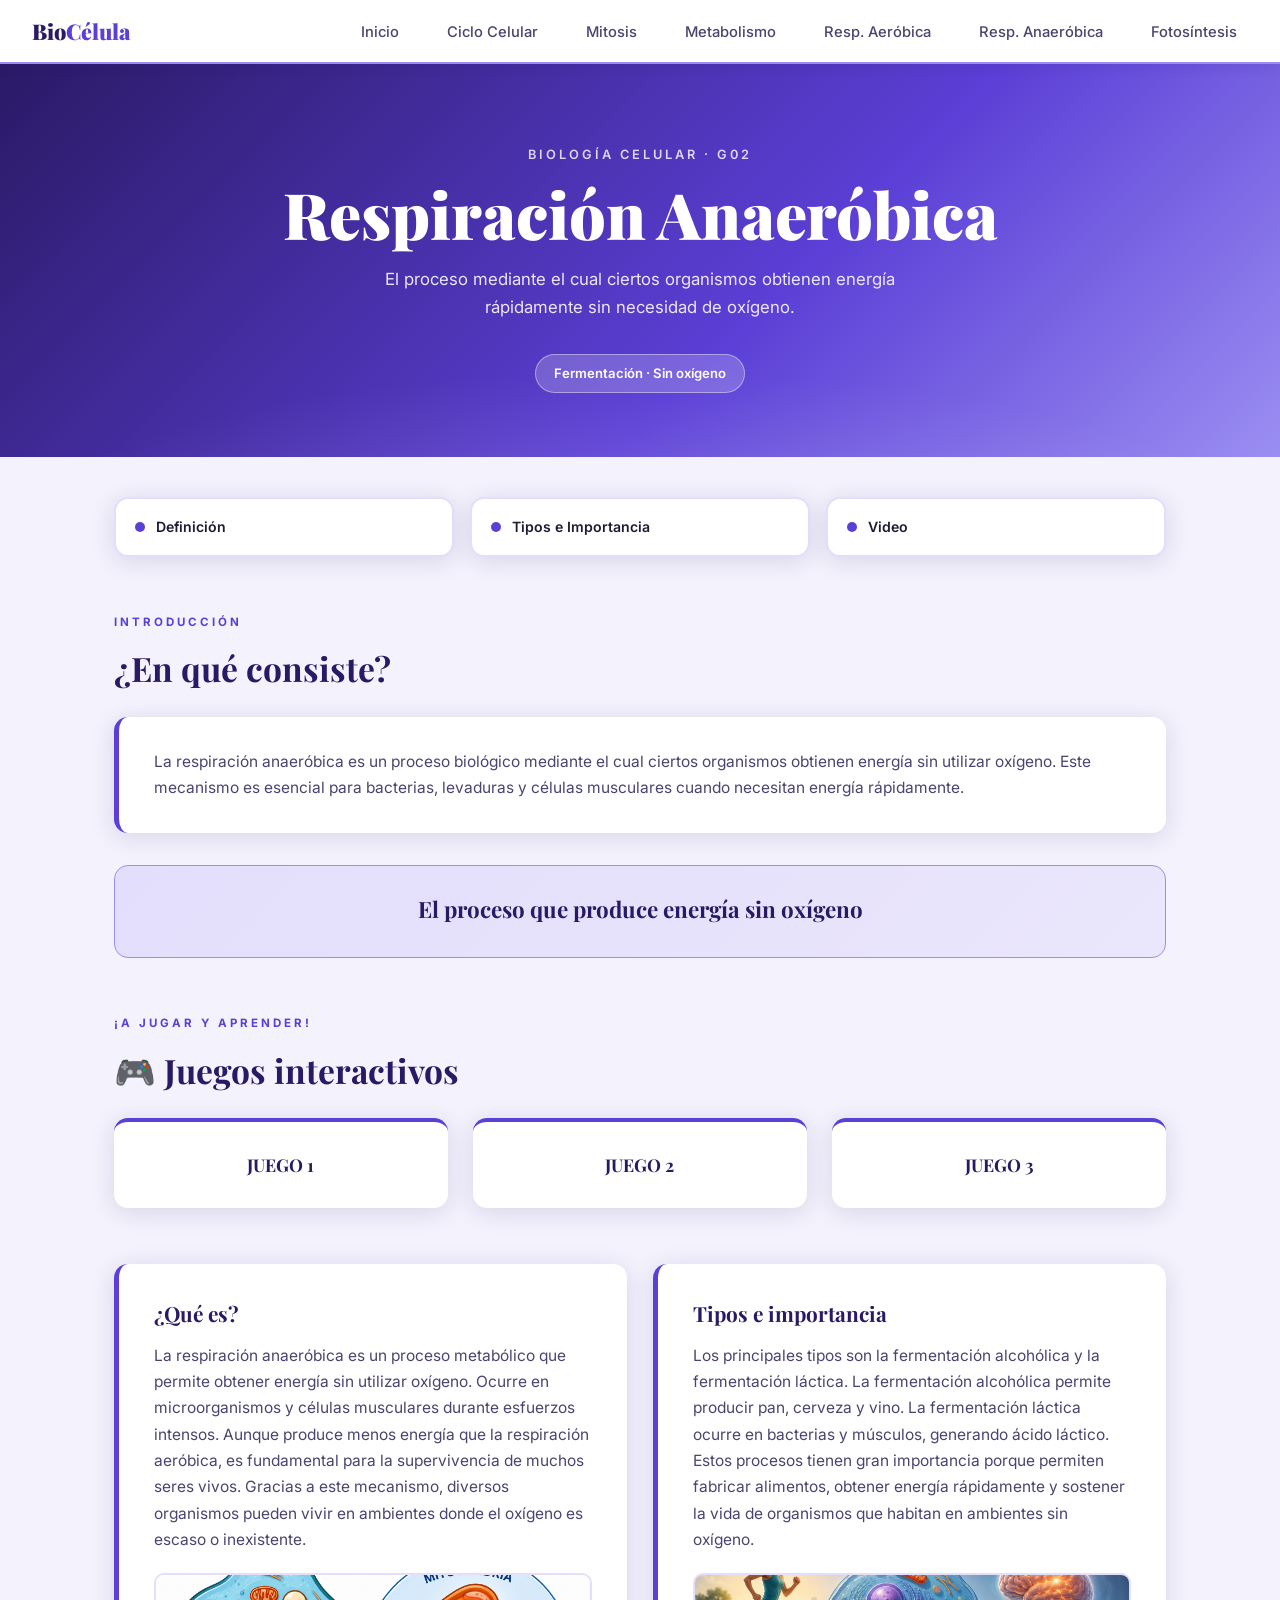
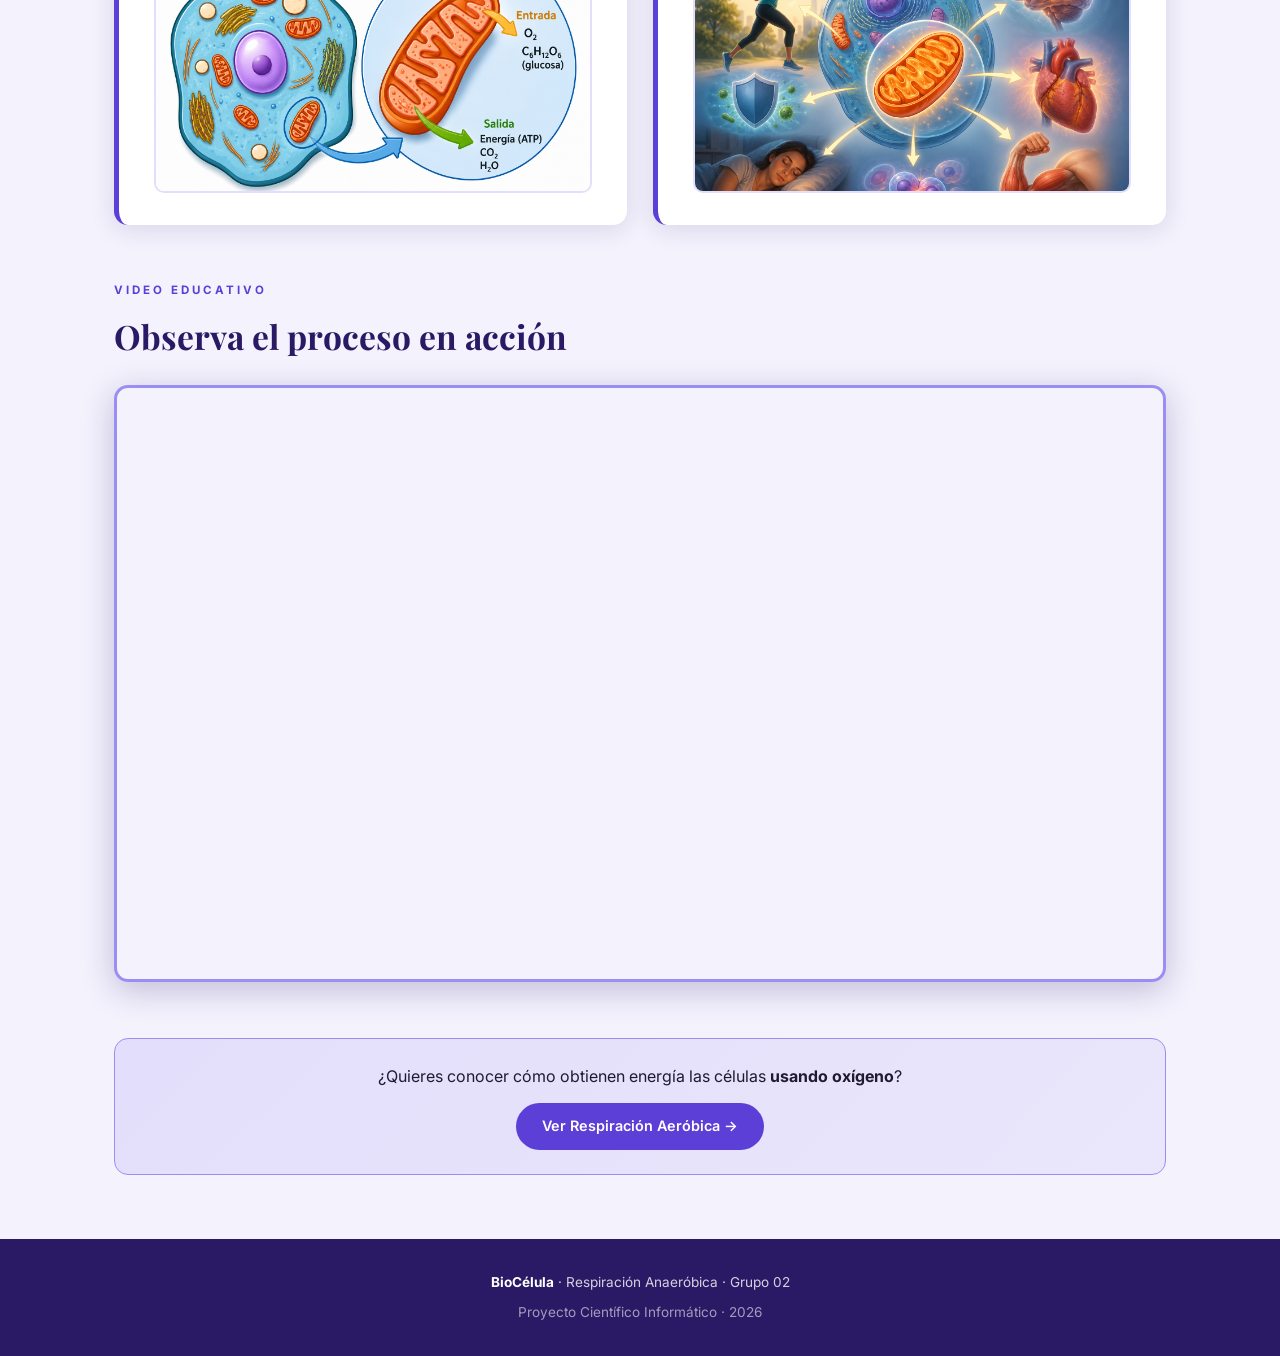
<file: respiracion-anaerobica.html>
<!DOCTYPE html>
<html lang="es">
<head>
<meta charset="UTF-8">
<meta name="viewport" content="width=device-width, initial-scale=1.0">
<title>BioCélula – Respiración Anaeróbica</title>
<link href="https://fonts.googleapis.com/css2?family=Playfair+Display:wght@700;900&family=Inter:wght@300;400;500;600&display=swap" rel="stylesheet" />
<style>
  :root {
    --ind-deep:  #2a1a66;
    --ind-mid:   #5b3fd6;
    --ind-soft:  #9b8ef2;
    --ind-pale:  #e3defb;
    --ind-blush: #f4f2fd;
    --text-dark: #201a33;
    --text-mid:  #4b4470;
    --white:     #ffffff;
    --radius:    14px;
    --shadow:    0 4px 24px rgba(42,26,102,.14);
  }

  *, *::before, *::after { box-sizing: border-box; margin: 0; padding: 0; }
  html { scroll-behavior: smooth; }
  body {
    font-family: 'Inter', sans-serif;
    background: var(--ind-blush);
    color: var(--text-dark);
    line-height: 1.7;
  }

  /* ── NAV ── */
  nav.topnav {
    position: sticky; top: 0; z-index: 100;
    background: var(--white);
    border-bottom: 2px solid var(--ind-soft);
    box-shadow: 0 2px 12px rgba(42,26,102,.10);
    display: flex; align-items: center; justify-content: space-between;
    padding: 0 2rem;
    height: 64px;
  }
  .nav-logo {
    font-family: 'Playfair Display', serif;
    font-size: 1.35rem; font-weight: 900;
    color: var(--ind-deep); text-decoration: none;
  }
  .nav-logo span { color: var(--ind-mid); }
  .nav-links { display: flex; gap: 1.6rem; list-style: none; }
  .nav-links a {
    text-decoration: none; font-weight: 500; font-size: .92rem;
    color: var(--text-mid); padding: .3rem .7rem; border-radius: 8px;
    transition: background .2s, color .2s;
  }
  .nav-links a:hover { background: var(--ind-pale); color: var(--ind-deep); }
  .hamburger { display: none; flex-direction: column; gap: 5px; cursor: pointer; }
  .hamburger span { display: block; width: 26px; height: 2px; background: var(--ind-deep); border-radius: 2px; }

  /* ── HERO ── */
  .hero {
    background: linear-gradient(135deg, var(--ind-deep) 0%, var(--ind-mid) 60%, var(--ind-soft) 100%);
    color: var(--white); text-align: center;
    padding: 5rem 1.5rem 4rem;
    position: relative; overflow: hidden;
  }
  .hero::before {
    content: ''; position: absolute; inset: 0;
    background: radial-gradient(ellipse 70% 60% at 50% 120%, rgba(255,255,255,.15) 0%, transparent 70%);
  }
  .hero-eyebrow {
    font-size: .8rem; font-weight: 600; letter-spacing: 3px;
    text-transform: uppercase; opacity: .8; margin-bottom: .8rem;
  }
  .hero h1 {
    font-family: 'Playfair Display', serif;
    font-size: clamp(2.4rem, 6vw, 4rem);
    font-weight: 900; line-height: 1.1; margin-bottom: 1rem;
  }
  .hero-sub { font-size: 1.05rem; opacity: .88; max-width: 560px; margin: 0 auto 2rem; }
  .hero-badge {
    display: inline-block;
    background: rgba(255,255,255,.2); border: 1px solid rgba(255,255,255,.4);
    color: var(--white); font-size: .82rem; font-weight: 600;
    padding: .45rem 1.1rem; border-radius: 50px; backdrop-filter: blur(4px);
  }

  /* ── LAYOUT ── */
  .page-wrap { max-width: 1100px; margin: 0 auto; padding: 0 1.5rem; }

  /* ── INDEX BAR ── */
  .index-bar {
    display: grid;
    grid-template-columns: repeat(auto-fit, minmax(160px, 1fr));
    gap: 1rem; margin: 2.5rem 0;
  }
  .index-card {
    background: var(--white); border: 2px solid var(--ind-pale);
    border-radius: var(--radius); padding: 1rem 1.2rem;
    text-decoration: none; color: var(--text-dark);
    font-weight: 600; font-size: .88rem;
    display: flex; align-items: center; gap: .65rem;
    box-shadow: var(--shadow);
    transition: transform .2s, border-color .2s, box-shadow .2s;
  }
  .index-card:hover {
    transform: translateY(-3px); border-color: var(--ind-soft);
    box-shadow: 0 8px 28px rgba(42,26,102,.2);
  }
  .ic-dot { width: 10px; height: 10px; border-radius: 50%; background: var(--ind-mid); flex-shrink: 0; }

  /* ── LABELS & TITLES ── */
  .section-label {
    font-size: .72rem; font-weight: 700; letter-spacing: 3px;
    text-transform: uppercase; color: var(--ind-mid); margin-bottom: .5rem;
  }
  .section-title {
    font-family: 'Playfair Display', serif;
    font-size: clamp(1.5rem, 4vw, 2.1rem);
    font-weight: 700; color: var(--ind-deep); margin-bottom: 1.2rem;
  }

  section { margin: 3.5rem 0; }

  /* ── BANNER / HIGHLIGHT ── */
  .highlight {
    background: linear-gradient(135deg, var(--ind-pale), #eae6fb);
    border: 1.5px solid var(--ind-soft);
    border-radius: var(--radius); padding: 1.5rem 1.8rem; margin: 2rem 0;
    text-align: center;
  }
  .highlight h4 {
    font-family: 'Playfair Display', serif; font-size: 1.4rem;
    color: var(--ind-deep); margin-bottom: .3rem;
  }

  /* ── ENLACES / JUEGOS ── */
  .games-grid {
    display: grid;
    grid-template-columns: repeat(3, 1fr);
    gap: 1.6rem;
  }
  .game-card {
    background: var(--white); border-radius: var(--radius);
    padding: 1.6rem 1.2rem;
    box-shadow: var(--shadow); border-top: 4px solid var(--ind-mid);
    text-align: center; text-decoration: none;
    display: flex; align-items: center; justify-content: center;
    font-family: 'Playfair Display', serif; font-weight: 700;
    font-size: 1.1rem; color: var(--ind-deep);
    transition: transform .2s;
    min-height: 90px;
  }
  .game-card:hover { transform: translateY(-4px); background: var(--ind-pale); }

  /* ── CARDS ── */
  .info-grid {
    display: grid;
    grid-template-columns: repeat(auto-fit, minmax(320px, 1fr));
    gap: 1.6rem;
  }
  .card {
    background: var(--white); border-radius: var(--radius);
    padding: 2rem 2.2rem; box-shadow: var(--shadow);
    border-left: 5px solid var(--ind-mid);
  }
  .card h3 {
    font-family: 'Playfair Display', serif;
    font-size: 1.3rem; color: var(--ind-deep); margin-bottom: .7rem;
  }
  .card p { color: var(--text-mid); font-size: .97rem; margin-bottom: 1.2rem; }
  .card-img {
    width: 100%; height: 220px; object-fit: cover;
    border-radius: 10px; border: 2px solid var(--ind-pale); display: block;
  }

  /* ── VIDEO ── */
  .video-section { margin: 2rem 0 3rem; }
  .video-wrapper {
    position: relative; padding-top: 56.25%;
    border-radius: var(--radius); overflow: hidden;
    box-shadow: 0 8px 32px rgba(42,26,102,.25);
    border: 3px solid var(--ind-soft);
  }
  .video-wrapper iframe {
    position: absolute; inset: 0;
    width: 100%; height: 100%; border: none;
  }

  /* ── ENLACE CRUZADO ── */
  .crosslink-card {
    background: linear-gradient(135deg, var(--ind-pale), #eae6fb);
    border: 1.5px solid var(--ind-soft); border-radius: var(--radius);
    padding: 1.5rem 1.8rem; text-align: center; margin: 2.5rem 0;
  }
  .crosslink-card a {
    display: inline-block; margin-top: .8rem; background: var(--ind-mid);
    color: var(--white); text-decoration: none; font-weight: 600; font-size: .9rem;
    padding: .7rem 1.6rem; border-radius: 50px; transition: background .2s;
  }
  .crosslink-card a:hover { background: var(--ind-deep); }

  /* ── FOOTER ── */
  footer {
    background: var(--ind-deep); color: rgba(255,255,255,.8);
    text-align: center; padding: 2rem 1.5rem;
    font-size: .85rem; margin-top: 4rem;
  }
  footer strong { color: var(--white); }

  /* ── RESPONSIVE ── */
  @media (max-width: 900px) {
    .games-grid { grid-template-columns: 1fr; }
  }
  @media (max-width: 768px) {
    .nav-links {
      display: none; flex-direction: column;
      position: absolute; top: 64px; left: 0; right: 0;
      background: var(--white); padding: 1rem 2rem;
      border-bottom: 2px solid var(--ind-pale);
      box-shadow: 0 4px 12px rgba(0,0,0,.08);
    }
    .nav-links.open { display: flex; }
    .hamburger { display: flex; }
    nav.topnav { position: relative; }
    .card { padding: 1.4rem 1.2rem; }
  }

  @media (prefers-reduced-motion: reduce) {
    *, *::before, *::after { transition: none !important; }
  }

  /* ── PLACEHOLDER PARA IMÁGENES NO ENCONTRADAS ── */
  .img-placeholder {
    display: flex; flex-direction: column; align-items: center; justify-content: center;
    gap: .4rem; text-align: center; padding: 2rem 1.2rem;
    background: repeating-linear-gradient(45deg, #f4f4f4, #f4f4f4 10px, #ececec 10px, #ececec 20px);
    border: 2px dashed #bbb; border-radius: var(--radius, 12px);
    color: #777; font-size: .82rem; min-height: 160px;
  }
  .img-placeholder .ph-icon { font-size: 1.8rem; opacity: .6; }
  .img-placeholder .ph-file { font-family: monospace; font-size: .75rem; background: #fff; padding: .15rem .5rem; border-radius: 4px; }
</style>
</head>
<body>

<!-- NAV -->
<nav class="topnav">
  <a class="nav-logo" href="#">Bio<span>Célula</span></a>
  <ul class="nav-links" id="navLinks">
      <li><a href="index.html#inicio">Inicio</a></li>
      <li><a href="ciclo-celular.html">Ciclo Celular</a></li>
      <li><a href="mitosis.html">Mitosis</a></li>
      <li><a href="metabolismo.html">Metabolismo</a></li>
      <li><a href="respiracion.html">Resp. Aeróbica</a></li>
      <li><a href="respiracion-anaerobica.html">Resp. Anaeróbica</a></li>
      <li><a href="fotosintesis.html">Fotosíntesis</a></li>
    </ul>
  <div class="hamburger" id="hamburger" role="button" tabindex="0" aria-label="Menú">
    <span></span><span></span><span></span>
  </div>
</nav>

<!-- HERO -->
<header class="hero" id="respiraciones">
  <p class="hero-eyebrow">Biología Celular · G02</p>
  <h1>Respiración Anaeróbica</h1>
  <p class="hero-sub">El proceso mediante el cual ciertos organismos obtienen energía rápidamente sin necesidad de oxígeno.</p>
  <span class="hero-badge">Fermentación · Sin oxígeno</span>
</header>

<main class="page-wrap">

  <!-- ÍNDICE -->
  <nav aria-label="Índice de contenidos" class="index-bar">
    <a href="#definicion" class="index-card"><span class="ic-dot"></span>Definición</a>
    <a href="#tipos"      class="index-card"><span class="ic-dot"></span>Tipos e Importancia</a>
    <a href="#video"      class="index-card"><span class="ic-dot"></span>Video</a>
  </nav>

  <!-- INTRODUCCIÓN -->
  <section>
    <p class="section-label">Introducción</p>
    <p class="section-title">¿En qué consiste?</p>
    <div class="card">
      <p style="margin-bottom:0;">
        La respiración anaeróbica es un proceso biológico mediante el cual ciertos organismos obtienen energía sin utilizar oxígeno. Este mecanismo es esencial para bacterias, levaduras y células musculares cuando necesitan energía rápidamente.
      </p>
    </div>
    <div class="highlight">
      <h4>El proceso que produce energía sin oxígeno</h4>
    </div>
  </section>

  <!-- JUEGOS -->
  <section>
    <p class="section-label">¡A jugar y aprender!</p>
    <p class="section-title">🎮 Juegos interactivos</p>
    <div class="games-grid">
      <a href="https://www.cerebriti.com/juegos-de-ciencias/respiracion-" target="_blank" class="game-card">JUEGO 1</a>
      <a href="https://www.cerebriti.com/juegos-de-ciencias/respiracion-celular-aerobica#goog_rewarded" target="_blank" class="game-card">JUEGO 2</a>
      <a href="https://es.educaplay.com/recursos-educativos/6073735-respiracion_celular.html" target="_blank" class="game-card">JUEGO 3</a>
    </div>
  </section>

  <!-- INFO -->
  <section>
    <div class="info-grid">
      <div class="card" id="definicion">
        <h3>¿Qué es?</h3>
        <p>
          La respiración anaeróbica es un proceso metabólico que permite obtener energía sin utilizar oxígeno. Ocurre en microorganismos y células musculares durante esfuerzos intensos. Aunque produce menos energía que la respiración aeróbica, es fundamental para la supervivencia de muchos seres vivos. Gracias a este mecanismo, diversos organismos pueden vivir en ambientes donde el oxígeno es escaso o inexistente.
        </p>
                <img class="card-img" src="imagenes/respiracion anarobica.png" alt="Respiración anaeróbica">

      </div>

      <div class="card" id="tipos">
        <h3>Tipos e importancia</h3>
        <p>
          Los principales tipos son la fermentación alcohólica y la fermentación láctica. La fermentación alcohólica permite producir pan, cerveza y vino. La fermentación láctica ocurre en bacterias y músculos, generando ácido láctico. Estos procesos tienen gran importancia porque permiten fabricar alimentos, obtener energía rápidamente y sostener la vida de organismos que habitan en ambientes sin oxígeno.
        </p>
                <img class="card-img" src="imagenes/respiracion anarobica imp.png" alt="Importancia de la respiración anaeróbica">

      </div>
    </div>
  </section>

  <!-- VIDEO -->
  <div class="video-section" id="video">
    <p class="section-label">Video educativo</p>
    <p class="section-title">Observa el proceso en acción</p>
    <div class="video-wrapper">
      <iframe src="https://www.youtube.com/embed/0QcSvj6wbr0?si=BZJm9yMR5Xm_iNlj" title="YouTube video player" allowfullscreen></iframe>
    </div>
  </div>

  
  <!-- ENLACE CRUZADO A RESPIRACIÓN AERÓBICA -->
  <section>
    <div class="crosslink-card">
      <p>¿Quieres conocer cómo obtienen energía las células <strong>usando oxígeno</strong>?</p>
      <a href="respiracion.html">Ver Respiración Aeróbica →</a>
    </div>
  </section>

</main>

<!-- FOOTER -->
<footer>
  <p><strong>BioCélula</strong> · Respiración Anaeróbica · Grupo 02</p>
  <p style="margin-top:.4rem;opacity:.7;">Proyecto Científico Informático · 2026</p>
</footer>

<script>
  const ham = document.getElementById('hamburger');
  const nav = document.getElementById('navLinks');
  ham.addEventListener('click', () => nav.classList.toggle('open'));
  ham.addEventListener('keydown', e => { if (e.key === 'Enter') nav.classList.toggle('open'); });
  nav.querySelectorAll('a').forEach(a => a.addEventListener('click', () => nav.classList.remove('open')));
</script>

<script>
  // Muestra un aviso visual si una imagen local no se encuentra (archivo faltante en la carpeta)
  document.querySelectorAll('img').forEach(function (img) {
    img.addEventListener('error', function () {
      if (this.dataset.fallbackApplied) return;
      this.dataset.fallbackApplied = "1";
      var ph = document.createElement('div');
      ph.className = 'img-placeholder';
      var cls = this.className;
      if (cls) ph.classList.add(cls);
      ph.innerHTML = '<span class="ph-icon">🖼️</span>' +
        '<span>Imagen no encontrada</span>' +
        '<span class="ph-file">' + this.getAttribute('src') + '</span>' +
        '<span style="max-width:220px;">Coloca este archivo junto al HTML para que se muestre.</span>';
      this.replaceWith(ph);
    });
  });
</script>
</body>
</html>
</file>
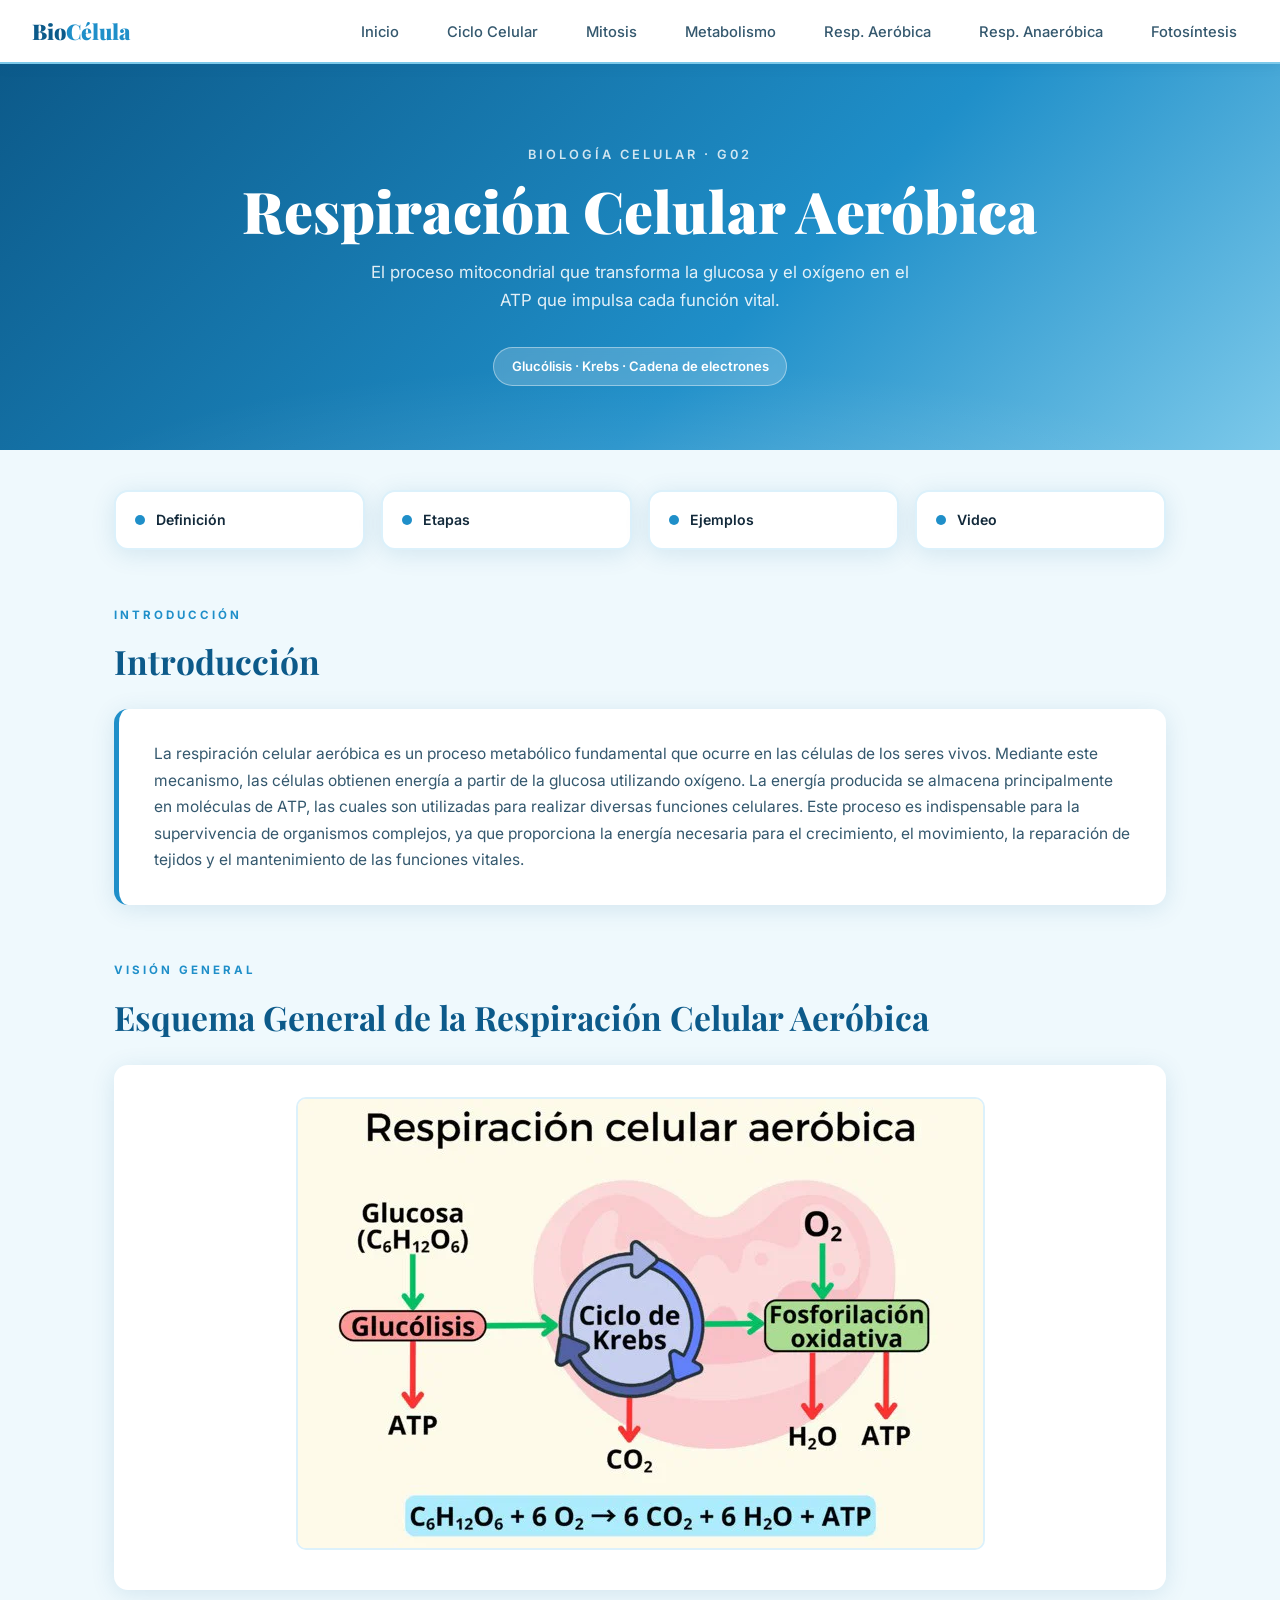
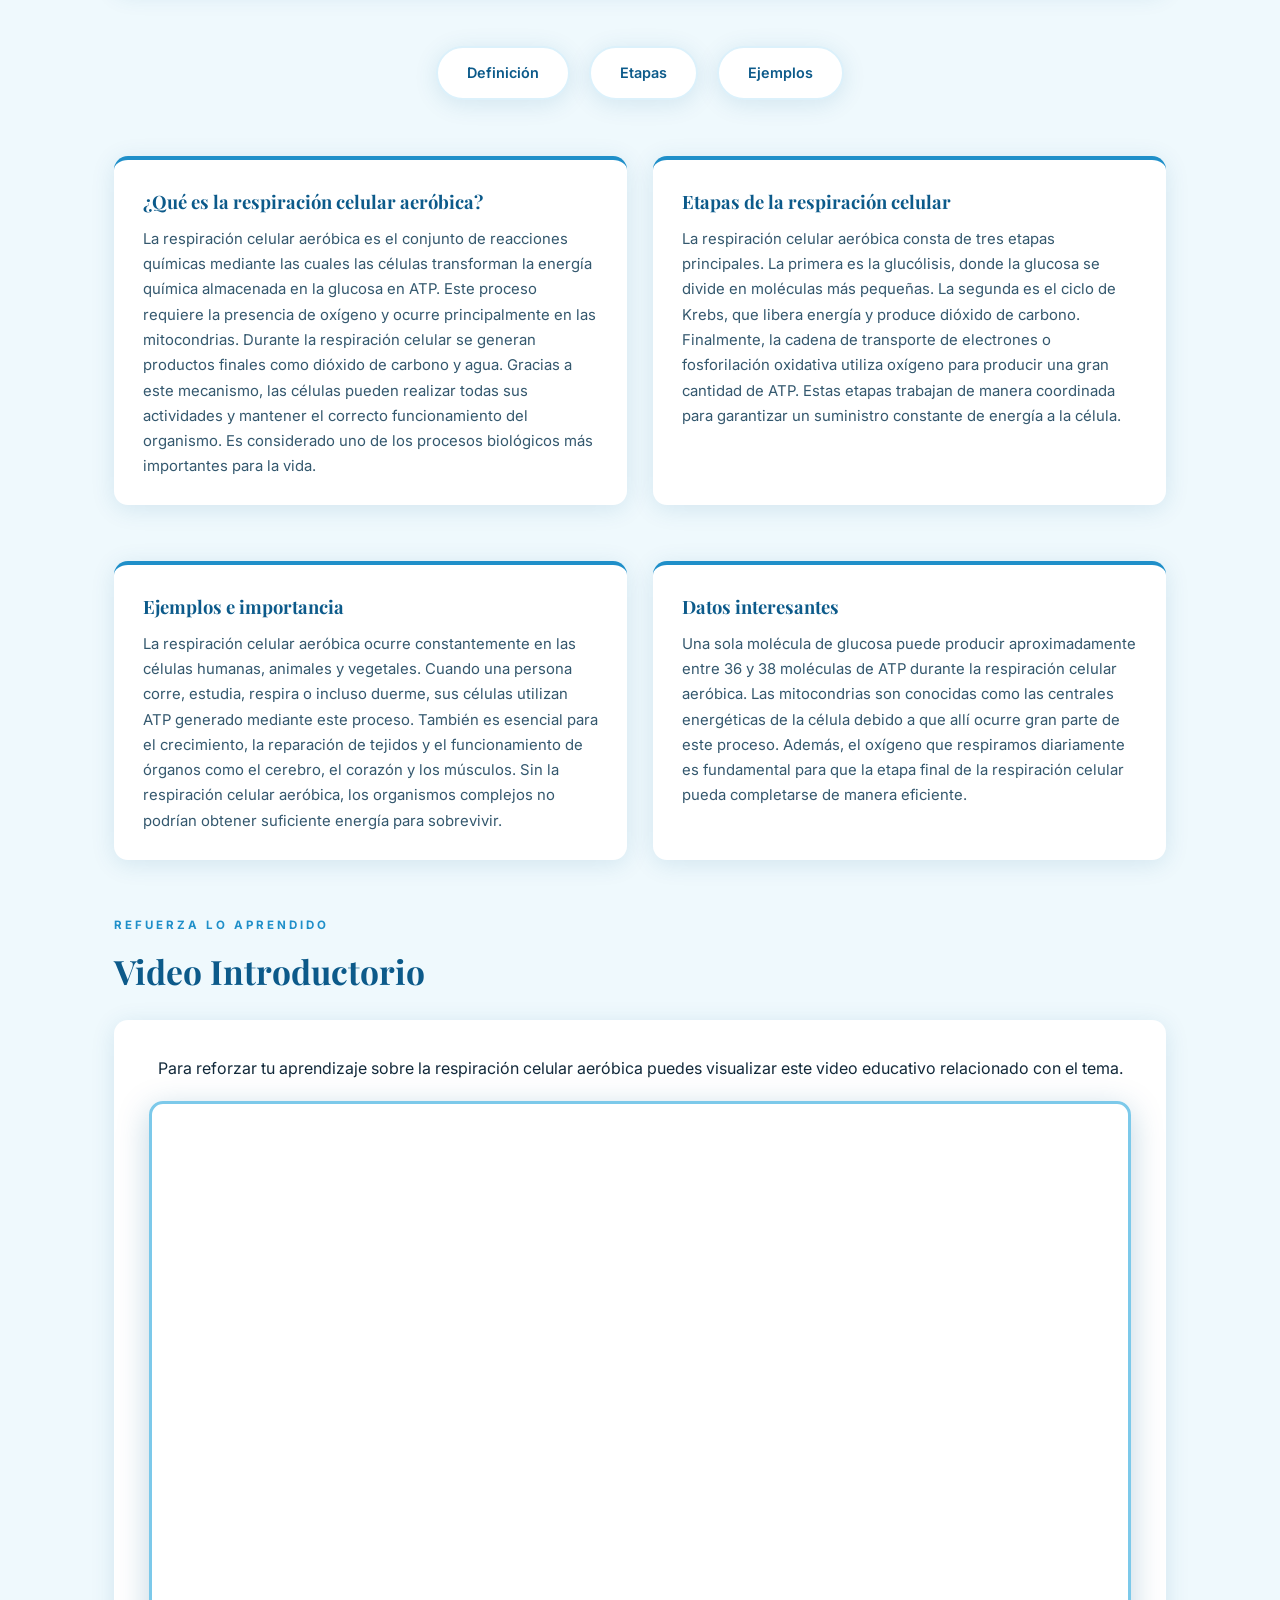
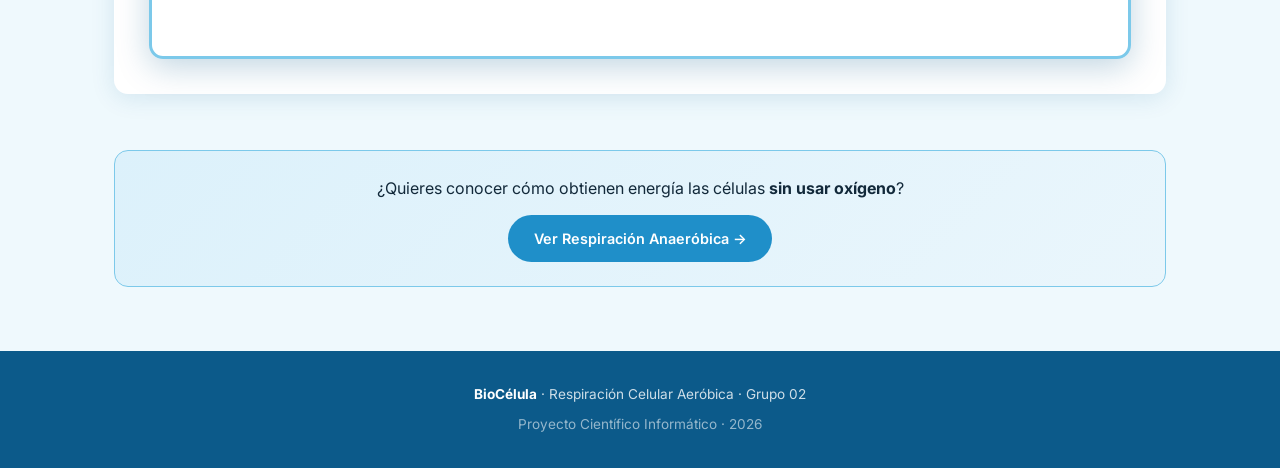
<file: respiracion.html>
<!DOCTYPE html>
<html lang="es">
<head>
<meta charset="UTF-8">
<meta name="viewport" content="width=device-width, initial-scale=1.0">
<title>BioCélula – Respiración Celular Aeróbica</title>
<link href="https://fonts.googleapis.com/css2?family=Playfair+Display:wght@700;900&family=Inter:wght@300;400;500;600&display=swap" rel="stylesheet" />
<style>
  :root {
    --sky-deep:  #0c5a8a;
    --sky-mid:   #1f8fc9;
    --sky-soft:  #7cc9ea;
    --sky-pale:  #dcf1fb;
    --sky-blush: #eff9fd;
    --text-dark: #12293a;
    --text-mid:  #34586e;
    --white:     #ffffff;
    --radius:    14px;
    --shadow:    0 4px 24px rgba(12,90,138,.12);
  }

  *, *::before, *::after { box-sizing: border-box; margin: 0; padding: 0; }
  html { scroll-behavior: smooth; }
  body {
    font-family: 'Inter', sans-serif;
    background: var(--sky-blush);
    color: var(--text-dark);
    line-height: 1.7;
  }

  /* ── NAV ── */
  nav.topnav {
    position: sticky; top: 0; z-index: 100;
    background: var(--white);
    border-bottom: 2px solid var(--sky-soft);
    box-shadow: 0 2px 12px rgba(12,90,138,.10);
    display: flex; align-items: center; justify-content: space-between;
    padding: 0 2rem;
    height: 64px;
  }
  .nav-logo {
    font-family: 'Playfair Display', serif;
    font-size: 1.35rem; font-weight: 900;
    color: var(--sky-deep); text-decoration: none;
  }
  .nav-logo span { color: var(--sky-mid); }
  .nav-links { display: flex; gap: 1.6rem; list-style: none; }
  .nav-links a {
    text-decoration: none; font-weight: 500; font-size: .92rem;
    color: var(--text-mid); padding: .3rem .7rem; border-radius: 8px;
    transition: background .2s, color .2s;
  }
  .nav-links a:hover { background: var(--sky-pale); color: var(--sky-deep); }
  .hamburger { display: none; flex-direction: column; gap: 5px; cursor: pointer; }
  .hamburger span { display: block; width: 26px; height: 2px; background: var(--sky-deep); border-radius: 2px; }

  /* ── HERO ── */
  .hero {
    background: linear-gradient(135deg, var(--sky-deep) 0%, var(--sky-mid) 60%, var(--sky-soft) 100%);
    color: var(--white); text-align: center;
    padding: 5rem 1.5rem 4rem;
    position: relative; overflow: hidden;
  }
  .hero::before {
    content: ''; position: absolute; inset: 0;
    background: radial-gradient(ellipse 70% 60% at 50% 120%, rgba(255,255,255,.15) 0%, transparent 70%);
  }
  .hero-eyebrow {
    font-size: .8rem; font-weight: 600; letter-spacing: 3px;
    text-transform: uppercase; opacity: .8; margin-bottom: .8rem;
  }
  .hero h1 {
    font-family: 'Playfair Display', serif;
    font-size: clamp(2.2rem, 6vw, 3.6rem);
    font-weight: 900; line-height: 1.1; margin-bottom: 1rem;
  }
  .hero-sub { font-size: 1.05rem; opacity: .88; max-width: 560px; margin: 0 auto 2rem; }
  .hero-badge {
    display: inline-block;
    background: rgba(255,255,255,.2); border: 1px solid rgba(255,255,255,.4);
    color: var(--white); font-size: .82rem; font-weight: 600;
    padding: .45rem 1.1rem; border-radius: 50px; backdrop-filter: blur(4px);
  }

  /* ── LAYOUT ── */
  .page-wrap { max-width: 1100px; margin: 0 auto; padding: 0 1.5rem; }

  /* ── INDEX BAR ── */
  .index-bar {
    display: grid;
    grid-template-columns: repeat(auto-fit, minmax(160px, 1fr));
    gap: 1rem; margin: 2.5rem 0;
  }
  .index-card {
    background: var(--white); border: 2px solid var(--sky-pale);
    border-radius: var(--radius); padding: 1rem 1.2rem;
    text-decoration: none; color: var(--text-dark);
    font-weight: 600; font-size: .88rem;
    display: flex; align-items: center; gap: .65rem;
    box-shadow: var(--shadow);
    transition: transform .2s, border-color .2s, box-shadow .2s;
  }
  .index-card:hover {
    transform: translateY(-3px); border-color: var(--sky-soft);
    box-shadow: 0 8px 28px rgba(12,90,138,.18);
  }
  .ic-dot { width: 10px; height: 10px; border-radius: 50%; background: var(--sky-mid); flex-shrink: 0; }

  /* ── LABELS & TITLES ── */
  .section-label {
    font-size: .72rem; font-weight: 700; letter-spacing: 3px;
    text-transform: uppercase; color: var(--sky-mid); margin-bottom: .5rem;
  }
  .section-title {
    font-family: 'Playfair Display', serif;
    font-size: clamp(1.5rem, 4vw, 2.1rem);
    font-weight: 700; color: var(--sky-deep); margin-bottom: 1.2rem;
  }

  section { margin: 3.5rem 0; }

  /* ── CARDS ── */
  .card {
    background: var(--white); border-radius: var(--radius);
    padding: 2rem 2.2rem; box-shadow: var(--shadow);
    border-left: 5px solid var(--sky-mid); margin-bottom: 1.8rem;
  }
  .card h3 {
    font-family: 'Playfair Display', serif;
    font-size: 1.3rem; color: var(--sky-deep); margin-bottom: .7rem;
  }
  .card p { color: var(--text-mid); font-size: .97rem; }
  .card strong { color: var(--sky-deep); }

  /* ── IMAGEN CENTRAL ── */
  .diagram-card {
    background: var(--white); border-radius: var(--radius);
    box-shadow: var(--shadow); padding: 2rem; text-align: center;
  }
  .diagram-card img {
    max-width: 100%; border-radius: 10px;
    border: 2px solid var(--sky-pale);
  }

  /* ── ENLACES RÁPIDOS ── */
  .quick-links {
    display: flex; justify-content: center; gap: 1.2rem; flex-wrap: wrap;
  }
  .quick-links a {
    background: var(--white); border: 2px solid var(--sky-pale);
    color: var(--sky-deep); text-decoration: none; font-weight: 600;
    font-size: .9rem; padding: .8rem 1.8rem; border-radius: 50px;
    box-shadow: var(--shadow); transition: transform .2s, border-color .2s;
  }
  .quick-links a:hover { transform: translateY(-3px); border-color: var(--sky-soft); }

  /* ── PHASES (grid de 2 cols) ── */
  .phases-grid {
    display: grid;
    grid-template-columns: repeat(auto-fit, minmax(300px, 1fr));
    gap: 1.6rem;
  }
  .phase-card {
    background: var(--white); border-radius: var(--radius);
    box-shadow: var(--shadow); border-top: 4px solid var(--sky-mid);
    padding: 1.6rem 1.8rem;
  }
  .phase-card h4 {
    font-family: 'Playfair Display', serif;
    font-size: 1.15rem; color: var(--sky-deep); margin-bottom: .6rem;
  }
  .phase-card p { font-size: .93rem; color: var(--text-mid); }

  /* ── VIDEO CTA ── */
  .video-card {
    background: var(--white); border-radius: var(--radius);
    box-shadow: var(--shadow); padding: 2.2rem; text-align: center;
  }
  .video-wrapper {
    position: relative; padding-top: 56.25%; height: 0;
    border-radius: var(--radius); overflow: hidden;
    box-shadow: 0 8px 32px rgba(12,90,138,.25);
    border: 3px solid var(--sky-soft); margin-top: 1.2rem;
  }
  .video-wrapper iframe {
    position: absolute; inset: 0;
    width: 100%; height: 100%; border: none;
  }
  .crosslink-card {
    background: linear-gradient(135deg, var(--sky-pale), #eaf6fc);
    border: 1.5px solid var(--sky-soft); border-radius: var(--radius);
    padding: 1.5rem 1.8rem; text-align: center; margin-top: 1.6rem;
  }
  .crosslink-card a {
    display: inline-block; margin-top: .8rem; background: var(--sky-mid);
    color: var(--white); text-decoration: none; font-weight: 600; font-size: .9rem;
    padding: .7rem 1.6rem; border-radius: 50px; transition: background .2s;
  }
  .crosslink-card a:hover { background: var(--sky-deep); }
  .btn {
    display: inline-block; background: var(--sky-mid); color: var(--white);
    text-decoration: none; font-weight: 600; font-size: .92rem;
    padding: .8rem 1.8rem; border-radius: 50px; border: none; cursor: pointer;
    transition: background .2s; margin-top: 1rem;
  }
  .btn:hover { background: var(--sky-deep); }

  /* ── FOOTER ── */
  footer {
    background: var(--sky-deep); color: rgba(255,255,255,.8);
    text-align: center; padding: 2rem 1.5rem;
    font-size: .85rem; margin-top: 4rem;
  }
  footer strong { color: var(--white); }

  /* ── RESPONSIVE ── */
  @media (max-width: 768px) {
    .nav-links {
      display: none; flex-direction: column;
      position: absolute; top: 64px; left: 0; right: 0;
      background: var(--white); padding: 1rem 2rem;
      border-bottom: 2px solid var(--sky-pale);
      box-shadow: 0 4px 12px rgba(0,0,0,.08);
    }
    .nav-links.open { display: flex; }
    .hamburger { display: flex; }
    nav.topnav { position: relative; }
    .card, .diagram-card, .video-card { padding: 1.4rem 1.2rem; }
  }

  @media (prefers-reduced-motion: reduce) {
    *, *::before, *::after { transition: none !important; }
  }

  /* ── PLACEHOLDER PARA IMÁGENES NO ENCONTRADAS ── */
  .img-placeholder {
    display: flex; flex-direction: column; align-items: center; justify-content: center;
    gap: .4rem; text-align: center; padding: 2rem 1.2rem;
    background: repeating-linear-gradient(45deg, #f4f4f4, #f4f4f4 10px, #ececec 10px, #ececec 20px);
    border: 2px dashed #bbb; border-radius: var(--radius, 12px);
    color: #777; font-size: .82rem; min-height: 160px;
  }
  .img-placeholder .ph-icon { font-size: 1.8rem; opacity: .6; }
  .img-placeholder .ph-file { font-family: monospace; font-size: .75rem; background: #fff; padding: .15rem .5rem; border-radius: 4px; }
</style>
</head>
<body>

<!-- NAV -->
<nav class="topnav">
  <a class="nav-logo" href="#">Bio<span>Célula</span></a>
  <ul class="nav-links" id="navLinks">
      <li><a href="index.html#inicio">Inicio</a></li>
      <li><a href="ciclo-celular.html">Ciclo Celular</a></li>
      <li><a href="mitosis.html">Mitosis</a></li>
      <li><a href="metabolismo.html">Metabolismo</a></li>
      <li><a href="respiracion.html">Resp. Aeróbica</a></li>
      <li><a href="respiracion-anaerobica.html">Resp. Anaeróbica</a></li>
      <li><a href="fotosintesis.html">Fotosíntesis</a></li>
    </ul>
  <div class="hamburger" id="hamburger" role="button" tabindex="0" aria-label="Menú">
    <span></span><span></span><span></span>
  </div>
</nav>

<!-- HERO -->
<header class="hero" id="respiraciones">
  <p class="hero-eyebrow">Biología Celular · G02</p>
  <h1>Respiración Celular Aeróbica</h1>
  <p class="hero-sub">El proceso mitocondrial que transforma la glucosa y el oxígeno en el ATP que impulsa cada función vital.</p>
  <span class="hero-badge">Glucólisis · Krebs · Cadena de electrones</span>
</header>

<main class="page-wrap">

  <!-- ÍNDICE -->
  <nav aria-label="Índice de contenidos" class="index-bar">
    <a href="#definicion" class="index-card"><span class="ic-dot"></span>Definición</a>
    <a href="#etapas"     class="index-card"><span class="ic-dot"></span>Etapas</a>
    <a href="#ejemplos"   class="index-card"><span class="ic-dot"></span>Ejemplos</a>
    <a href="#video"      class="index-card"><span class="ic-dot"></span>Video</a>
  </nav>

  <!-- INTRODUCCIÓN -->
  <section>
    <p class="section-label">Introducción</p>
    <p class="section-title">Introducción</p>
    <div class="card">
      <p>
        La respiración celular aeróbica es un proceso metabólico fundamental que ocurre en las células de los seres vivos. Mediante este mecanismo, las células obtienen energía a partir de la glucosa utilizando oxígeno. La energía producida se almacena principalmente en moléculas de ATP, las cuales son utilizadas para realizar diversas funciones celulares. Este proceso es indispensable para la supervivencia de organismos complejos, ya que proporciona la energía necesaria para el crecimiento, el movimiento, la reparación de tejidos y el mantenimiento de las funciones vitales.
      </p>
    </div>
  </section>

  <!-- IMAGEN -->
  <section>
    <p class="section-label">Visión general</p>
    <p class="section-title">Esquema General de la Respiración Celular Aeróbica</p>
    <div class="diagram-card">
      <img src="respiracion.png" alt="Respiración Celular Aeróbica">
    </div>
  </section>

  <!-- ENLACES RÁPIDOS -->
  <section>
    <div class="quick-links">
      <a href="#definicion">Definición</a>
      <a href="#etapas">Etapas</a>
      <a href="#ejemplos">Ejemplos</a>
    </div>
  </section>

  <!-- INFORMACIÓN -->
  <section>
    <div class="phases-grid">
      <article class="phase-card" id="definicion">
        <h4>¿Qué es la respiración celular aeróbica?</h4>
        <p>
          La respiración celular aeróbica es el conjunto de reacciones químicas mediante las cuales las células transforman la energía química almacenada en la glucosa en ATP. Este proceso requiere la presencia de oxígeno y ocurre principalmente en las mitocondrias. Durante la respiración celular se generan productos finales como dióxido de carbono y agua. Gracias a este mecanismo, las células pueden realizar todas sus actividades y mantener el correcto funcionamiento del organismo. Es considerado uno de los procesos biológicos más importantes para la vida.
        </p>
      </article>

      <article class="phase-card" id="etapas">
        <h4>Etapas de la respiración celular</h4>
        <p>
          La respiración celular aeróbica consta de tres etapas principales. La primera es la glucólisis, donde la glucosa se divide en moléculas más pequeñas. La segunda es el ciclo de Krebs, que libera energía y produce dióxido de carbono. Finalmente, la cadena de transporte de electrones o fosforilación oxidativa utiliza oxígeno para producir una gran cantidad de ATP. Estas etapas trabajan de manera coordinada para garantizar un suministro constante de energía a la célula.
        </p>
      </article>
    </div>
  </section>

  <section>
    <div class="phases-grid">
      <article class="phase-card" id="ejemplos">
        <h4>Ejemplos e importancia</h4>
        <p>
          La respiración celular aeróbica ocurre constantemente en las células humanas, animales y vegetales. Cuando una persona corre, estudia, respira o incluso duerme, sus células utilizan ATP generado mediante este proceso. También es esencial para el crecimiento, la reparación de tejidos y el funcionamiento de órganos como el cerebro, el corazón y los músculos. Sin la respiración celular aeróbica, los organismos complejos no podrían obtener suficiente energía para sobrevivir.
        </p>
      </article>

      <article class="phase-card">
        <h4>Datos interesantes</h4>
        <p>
          Una sola molécula de glucosa puede producir aproximadamente entre 36 y 38 moléculas de ATP durante la respiración celular aeróbica. Las mitocondrias son conocidas como las centrales energéticas de la célula debido a que allí ocurre gran parte de este proceso. Además, el oxígeno que respiramos diariamente es fundamental para que la etapa final de la respiración celular pueda completarse de manera eficiente.
        </p>
      </article>
    </div>
  </section>

  <!-- VIDEO -->
  <section id="video">
    <p class="section-label">Refuerza lo aprendido</p>
    <p class="section-title">Video Introductorio</p>
    <div class="video-card">
      <p>Para reforzar tu aprendizaje sobre la respiración celular aeróbica puedes visualizar este video educativo relacionado con el tema.</p>
      <div class="video-wrapper">
        <iframe src="https://www.youtube.com/embed/iiqwzEu36vU" title="Introducción a la respiración celular — Khan Academy" allow="accelerometer; autoplay; clipboard-write; encrypted-media; gyroscope; picture-in-picture; web-share" referrerpolicy="strict-origin-when-cross-origin" allowfullscreen></iframe>
      </div>
    </div>
  </section>

  <!-- ENLACE CRUZADO A RESPIRACIÓN ANAERÓBICA -->
  <section>
    <div class="crosslink-card">
      <p>¿Quieres conocer cómo obtienen energía las células <strong>sin usar oxígeno</strong>?</p>
      <a href="respiracion-anaerobica.html">Ver Respiración Anaeróbica →</a>
    </div>
  </section>

</main>

<!-- FOOTER -->
<footer>
  <p><strong>BioCélula</strong> · Respiración Celular Aeróbica · Grupo 02</p>
  <p style="margin-top:.4rem;opacity:.7;">Proyecto Científico Informático · 2026</p>
</footer>

<script>
  const ham = document.getElementById('hamburger');
  const nav = document.getElementById('navLinks');
  ham.addEventListener('click', () => nav.classList.toggle('open'));
  ham.addEventListener('keydown', e => { if (e.key === 'Enter') nav.classList.toggle('open'); });
  nav.querySelectorAll('a').forEach(a => a.addEventListener('click', () => nav.classList.remove('open')));
</script>

<script>
  // Muestra un aviso visual si una imagen local no se encuentra (archivo faltante en la carpeta)
  document.querySelectorAll('img').forEach(function (img) {
    img.addEventListener('error', function () {
      if (this.dataset.fallbackApplied) return;
      this.dataset.fallbackApplied = "1";
      var ph = document.createElement('div');
      ph.className = 'img-placeholder';
      var cls = this.className;
      if (cls) ph.classList.add(cls);
      ph.innerHTML = '<span class="ph-icon">🖼️</span>' +
        '<span>Imagen no encontrada</span>' +
        '<span class="ph-file">' + this.getAttribute('src') + '</span>' +
        '<span style="max-width:220px;">Coloca este archivo junto al HTML para que se muestre.</span>';
      this.replaceWith(ph);
    });
  });
</script>
</body>
</html>
</file>
